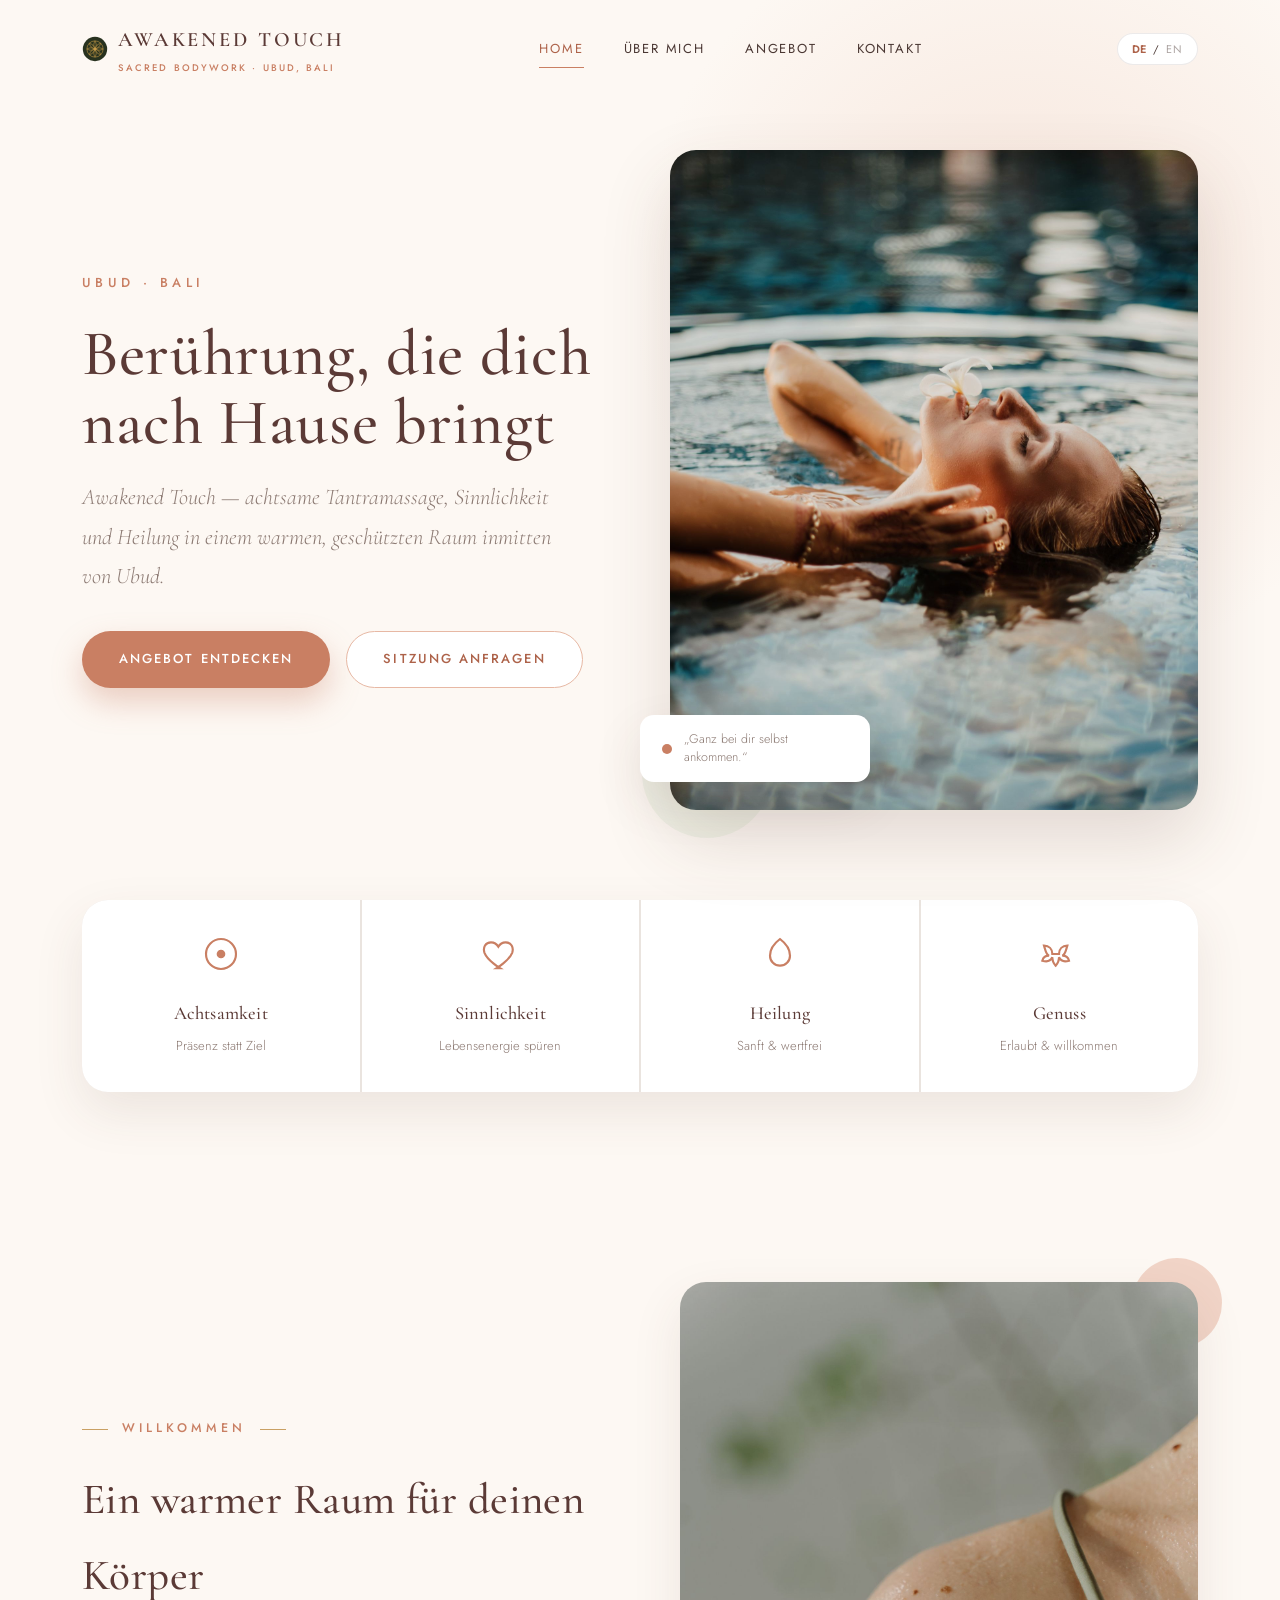
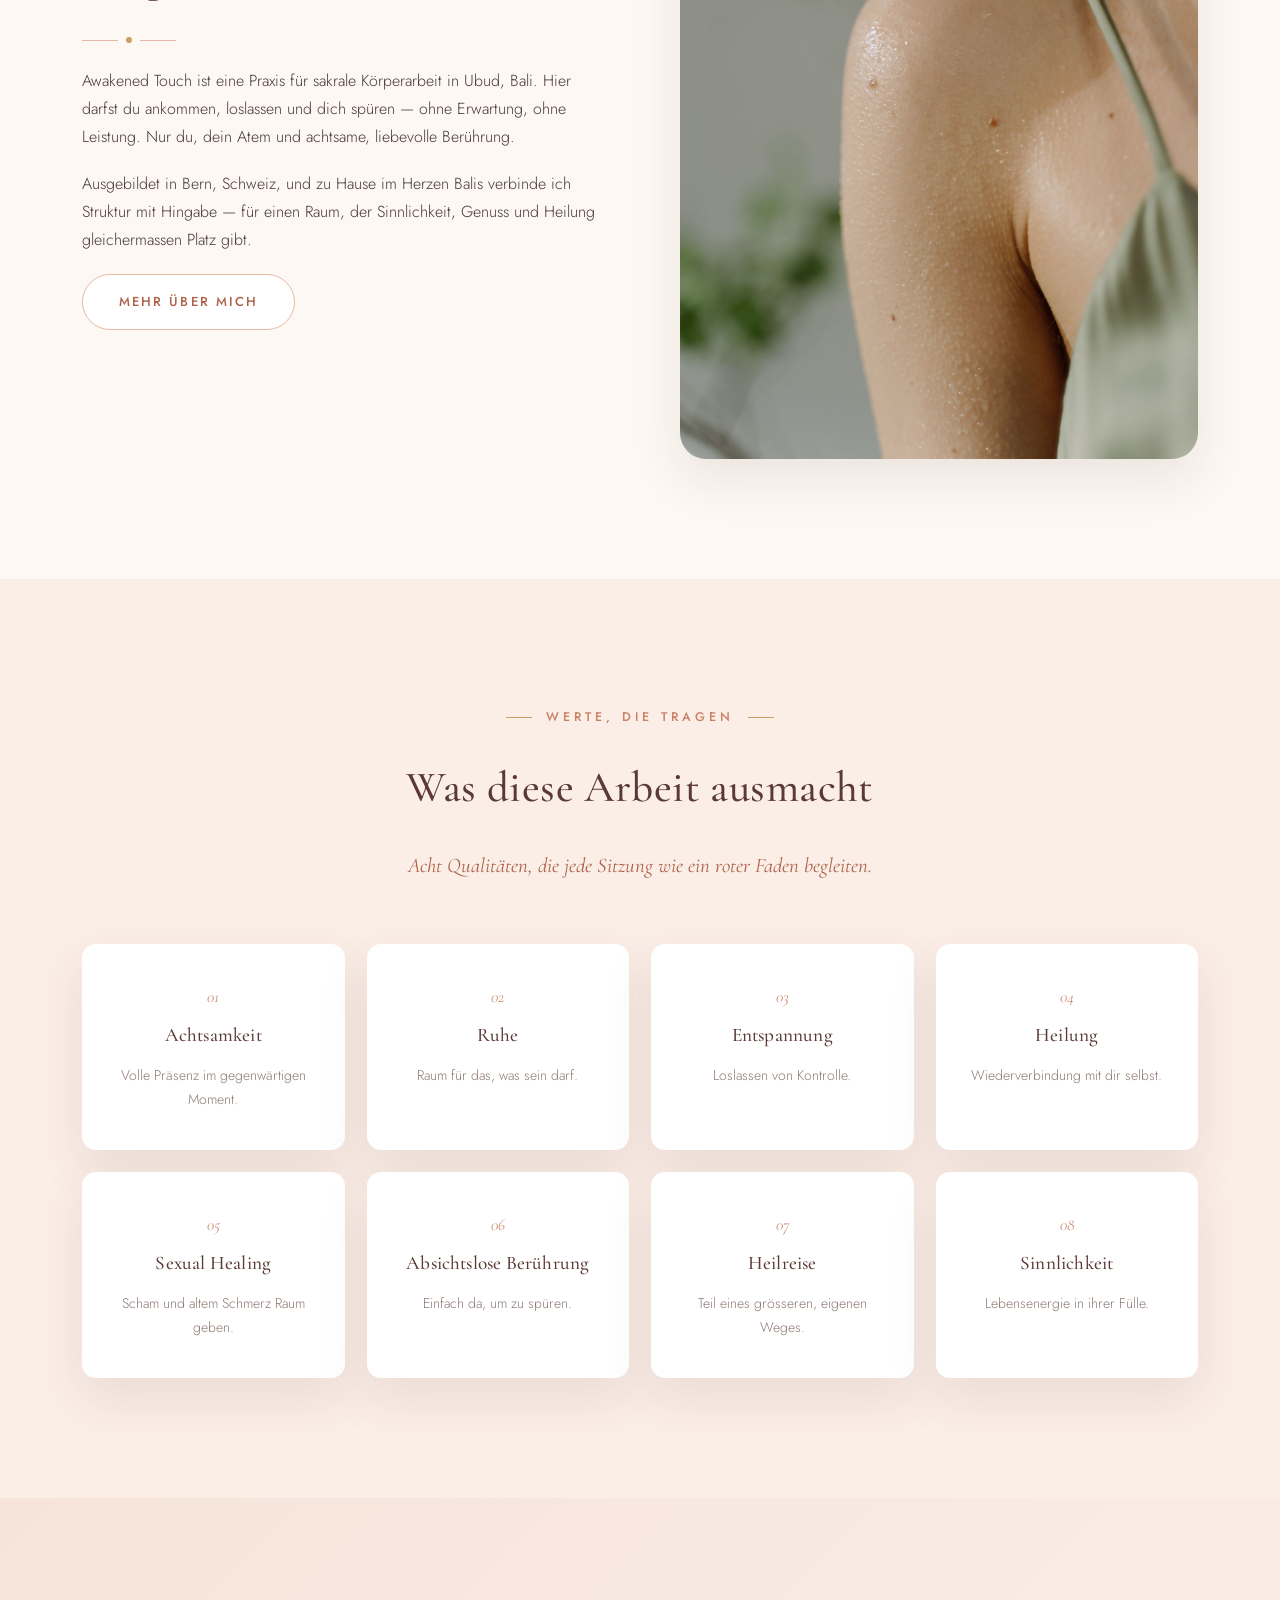
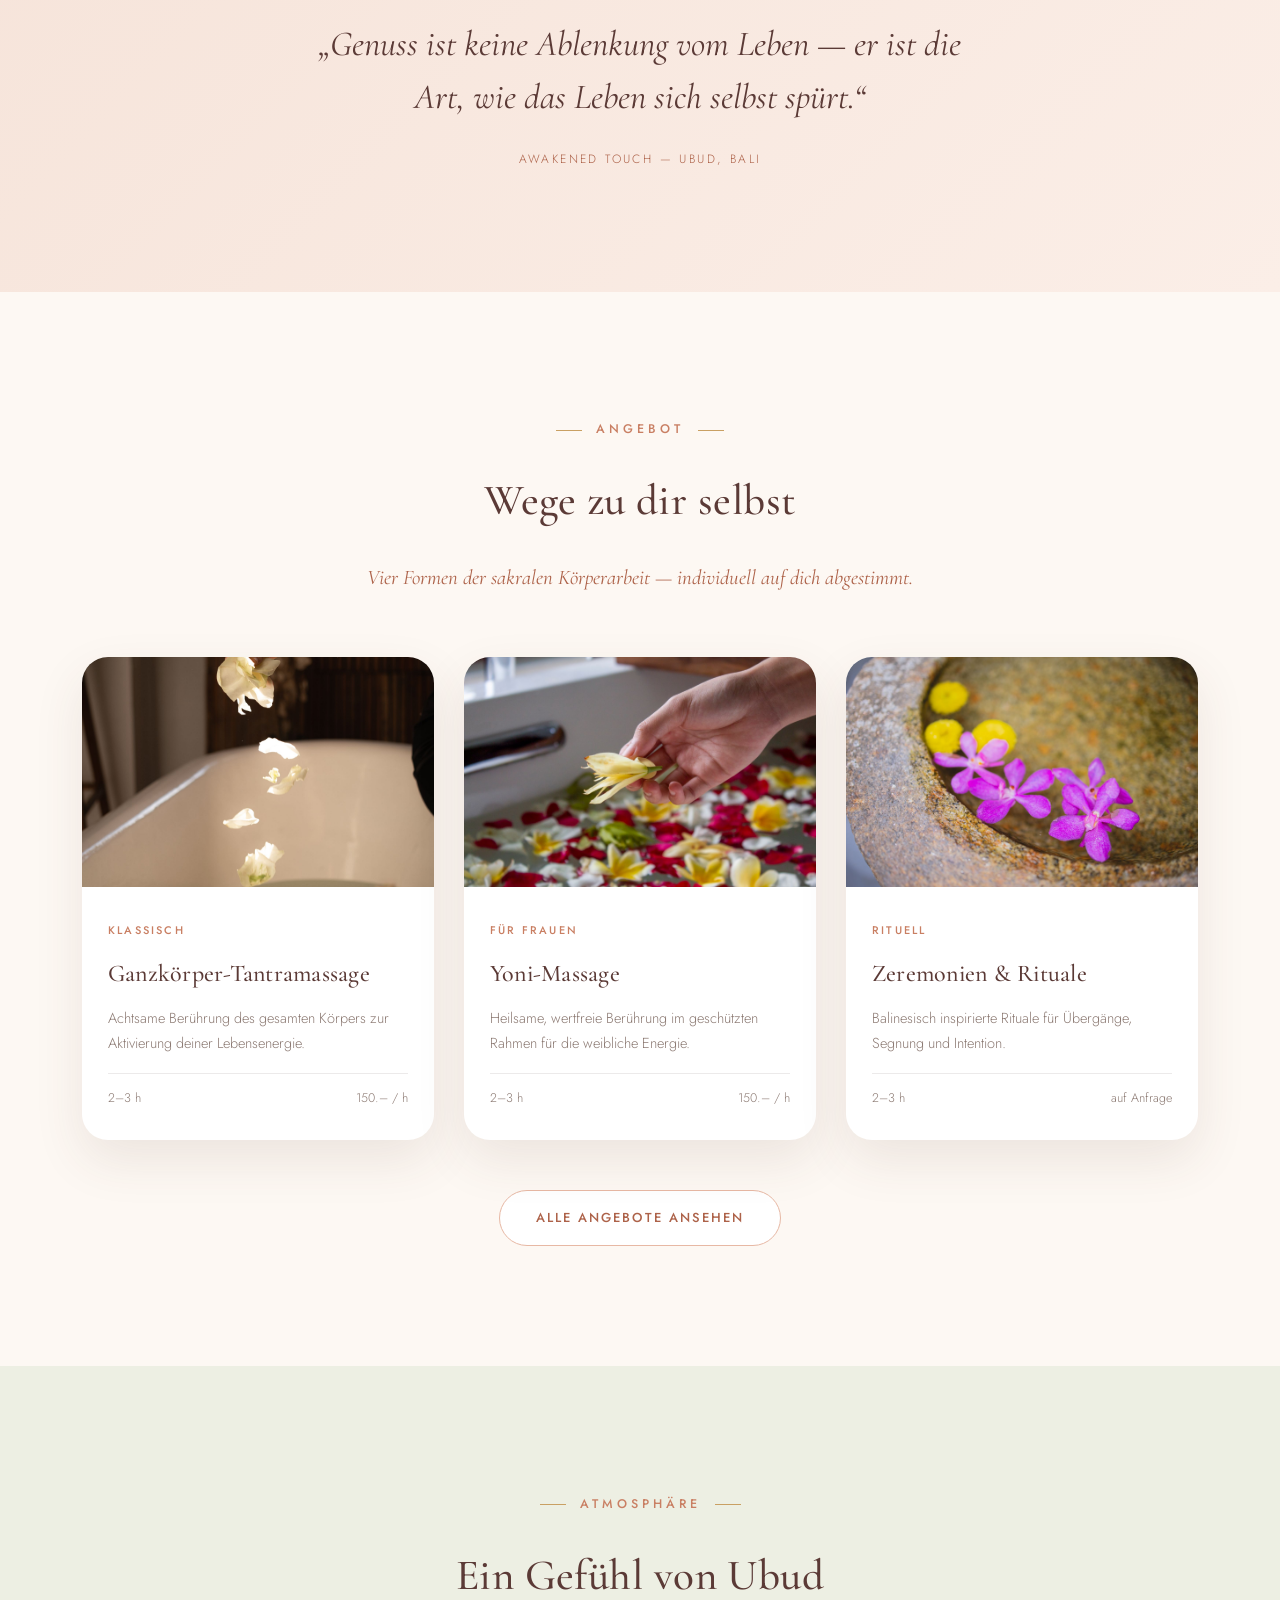
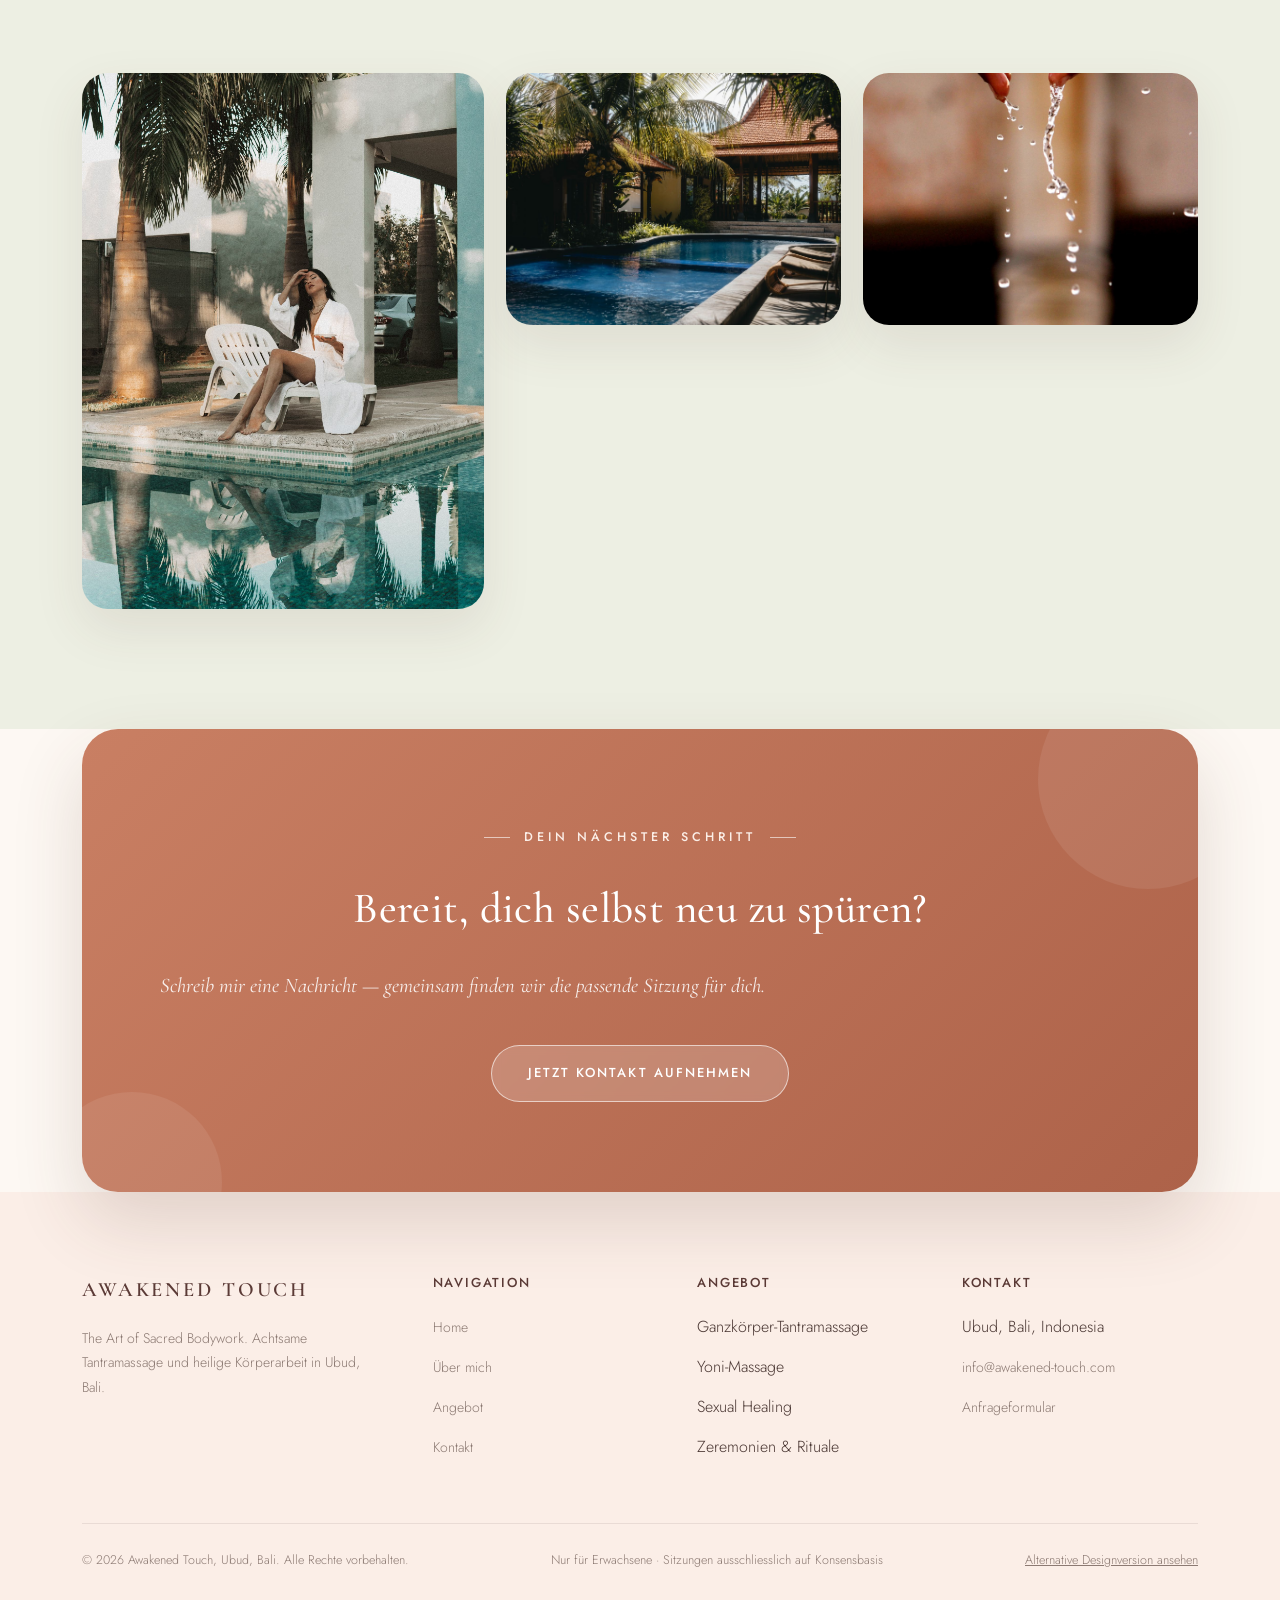
<file: index.html>
<!DOCTYPE html>
<html lang="de" data-lang="de">
<head>
<meta charset="UTF-8">
<meta name="viewport" content="width=device-width, initial-scale=1.0">
<title>Awakened Touch — Sacred Tantra Bodywork in Ubud, Bali (Konzept 2)</title>
<meta name="description" content="Awakened Touch — achtsame Tantramassage, Yoni-Massage, Sexual Healing und heilige Zeremonien in Ubud, Bali.">
<link rel="icon" type="image/svg+xml" href="favicon.svg">
<link rel="preconnect" href="https://fonts.googleapis.com">
<link rel="stylesheet" href="css/style.css">
</head>
<body>

<header class="site-header">
  <div class="header-inner">
    <a href="index.html" class="logo">
      <span class="logo-mark"><img src="favicon.svg" alt=""></span>
      <span>
        <span class="logo-text">AWAKENED TOUCH</span>
        <span class="logo-sub">Sacred Bodywork · Ubud, Bali</span>
      </span>
    </a>
    <nav class="main-nav" id="main-nav">
      <a href="index.html" class="nav-link active"><span class="i18n-de">Home</span><span class="i18n-en">Home</span></a>
      <a href="ueber-mich.html" class="nav-link"><span class="i18n-de">Über mich</span><span class="i18n-en">About</span></a>
      <a href="angebot.html" class="nav-link"><span class="i18n-de">Angebot</span><span class="i18n-en">Offerings</span></a>
      <a href="kontakt.html" class="nav-link nav-cta"><span class="i18n-de">Kontakt</span><span class="i18n-en">Contact</span></a>
    </nav>
    <div class="nav-actions">
      <button class="lang-toggle" aria-label="Language">
        <span class="lang-opt" data-lang="de">DE</span><span>/</span><span class="lang-opt" data-lang="en">EN</span>
      </button>
      <button class="nav-burger" id="nav-burger" aria-label="Menu"><span></span><span></span><span></span></button>
    </div>
  </div>
</header>

<!-- HERO -->
<section class="hero">
  <div class="container hero-grid">
    <div>
      <div class="hero-eyebrow">Ubud · Bali</div>
      <h1 class="i18n-de">Berührung, die dich nach Hause bringt</h1>
      <h1 class="i18n-en">Touch That Brings You Home</h1>
      <p class="hero-sub i18n-de">Awakened Touch — achtsame Tantramassage, Sinnlichkeit und Heilung in einem warmen, geschützten Raum inmitten von Ubud.</p>
      <p class="hero-sub i18n-en">Awakened Touch — mindful tantra massage, sensuality and healing in a warm, protected space in the heart of Ubud.</p>
      <div class="hero-actions">
        <a href="angebot.html" class="btn btn-primary"><span class="i18n-de">Angebot entdecken</span><span class="i18n-en">Discover the Offerings</span></a>
        <a href="kontakt.html" class="btn btn-outline"><span class="i18n-de">Sitzung anfragen</span><span class="i18n-en">Request a Session</span></a>
      </div>
    </div>
    <div class="hero-media reveal">
      <img src="images/woman-pool-flower.jpg" alt="Frau entspannt im Wasser mit einer Frangipani-Blüte" style="object-position:center 30%;">
      <div class="hero-badge">
        <span class="dot"></span>
        <span class="i18n-de">„Ganz bei dir selbst ankommen.“</span>
        <span class="i18n-en">“Arrive fully in yourself.”</span>
      </div>
    </div>
  </div>

  <div class="container">
    <div class="feature-strip reveal">
      <div class="feature-item">
        <svg class="fi-mark" viewBox="0 0 24 24" fill="none" stroke="currentColor" stroke-width="1.3"><circle cx="12" cy="12" r="9"/><circle cx="12" cy="12" r="2.6" fill="currentColor" stroke="none"/></svg>
        <h4 class="i18n-de">Achtsamkeit</h4><h4 class="i18n-en">Mindfulness</h4>
        <p class="i18n-de">Präsenz statt Ziel</p><p class="i18n-en">Presence over goal</p>
      </div>
      <div class="feature-item">
        <svg class="fi-mark" viewBox="0 0 24 24" fill="none" stroke="currentColor" stroke-width="1.3"><path d="M12 20.5s-7.5-4.6-9.3-9.2C1.6 8 3.3 5 6.6 5c2 0 3.6 1.2 4.4 2.6C11.8 6.2 13.4 5 15.4 5c3.3 0 5 3 3.9 6.3-1.8 4.6-9.3 9.2-9.3 9.2z"/></svg>
        <h4 class="i18n-de">Sinnlichkeit</h4><h4 class="i18n-en">Sensuality</h4>
        <p class="i18n-de">Lebensenergie spüren</p><p class="i18n-en">Feeling life energy</p>
      </div>
      <div class="feature-item">
        <svg class="fi-mark" viewBox="0 0 24 24" fill="none" stroke="currentColor" stroke-width="1.3"><path d="M12 3c4 3 6 6.5 6 10a6 6 0 01-12 0c0-3.5 2-7 6-10z"/></svg>
        <h4 class="i18n-de">Heilung</h4><h4 class="i18n-en">Healing</h4>
        <p class="i18n-de">Sanft & wertfrei</p><p class="i18n-en">Gentle & judgment-free</p>
      </div>
      <div class="feature-item">
        <svg class="fi-mark" viewBox="0 0 24 24" fill="none" stroke="currentColor" stroke-width="1.3"><path d="M12 12c0-3 2-5 5-5-1 3-1 5-3 6 2 0 3.5 1 4 3-3 1-5 0-6-2 0 3-2 5-2 5s-2-2-2-5c-1 2-3 3-6 2 .5-2 2-3 4-3-2-1-2-3-3-6 3 0 5 2 5 5z"/></svg>
        <h4 class="i18n-de">Genuss</h4><h4 class="i18n-en">Pleasure</h4>
        <p class="i18n-de">Erlaubt & willkommen</p><p class="i18n-en">Allowed & welcome</p>
      </div>
    </div>
  </div>
</section>

<!-- INTRO SPLIT -->
<section class="section">
  <div class="container">
    <div class="split reveal">
      <div class="split-text">
        <div class="eyebrow"><span class="i18n-de">Willkommen</span><span class="i18n-en">Welcome</span></div>
        <h2 class="i18n-de">Ein warmer Raum für deinen Körper</h2>
        <h2 class="i18n-en">A Warm Space for Your Body</h2>
        <div class="divider-dot"><span></span></div>
        <p class="i18n-de">Awakened Touch ist eine Praxis für sakrale Körperarbeit in Ubud, Bali. Hier darfst du ankommen, loslassen und dich spüren — ohne Erwartung, ohne Leistung. Nur du, dein Atem und achtsame, liebevolle Berührung.</p>
        <p class="i18n-en">Awakened Touch is a practice for sacred bodywork in Ubud, Bali. Here you're invited to arrive, let go and feel yourself — without expectation, without performance. Just you, your breath and mindful, loving touch.</p>
        <p class="i18n-de">Ausgebildet in Bern, Schweiz, und zu Hause im Herzen Balis verbinde ich Struktur mit Hingabe — für einen Raum, der Sinnlichkeit, Genuss und Heilung gleichermassen Platz gibt.</p>
        <p class="i18n-en">Trained in Bern, Switzerland, and at home in the heart of Bali, I combine structure with devotion — for a space that welcomes sensuality, pleasure and healing in equal measure.</p>
        <a href="ueber-mich.html" class="btn btn-outline"><span class="i18n-de">Mehr über mich</span><span class="i18n-en">More About Me</span></a>
      </div>
      <div class="split-media">
        <div class="accent-circle"></div>
        <img src="images/shoulder-glow.jpg" alt="Sanft beleuchtete Schulter, Symbol für achtsame Berührung">
      </div>
    </div>
  </div>
</section>

<!-- VALUES -->
<section class="section section-blush">
  <div class="container center reveal">
    <div class="eyebrow"><span class="i18n-de">Werte, die tragen</span><span class="i18n-en">Values That Carry Us</span></div>
    <h2 class="i18n-de">Was diese Arbeit ausmacht</h2>
    <h2 class="i18n-en">What This Work Is Built On</h2>
    <p class="lede i18n-de">Acht Qualitäten, die jede Sitzung wie ein roter Faden begleiten.</p>
    <p class="lede i18n-en">Eight qualities that weave through every session.</p>
  </div>
  <div class="container">
    <div class="values-grid reveal">
      <div class="value-card"><div class="num">01</div><h3 class="i18n-de">Achtsamkeit</h3><h3 class="i18n-en">Mindfulness</h3><p class="i18n-de">Volle Präsenz im gegenwärtigen Moment.</p><p class="i18n-en">Full presence in the here and now.</p></div>
      <div class="value-card"><div class="num">02</div><h3 class="i18n-de">Ruhe</h3><h3 class="i18n-en">Stillness</h3><p class="i18n-de">Raum für das, was sein darf.</p><p class="i18n-en">Space for what wants to be.</p></div>
      <div class="value-card"><div class="num">03</div><h3 class="i18n-de">Entspannung</h3><h3 class="i18n-en">Relaxation</h3><p class="i18n-de">Loslassen von Kontrolle.</p><p class="i18n-en">Letting go of control.</p></div>
      <div class="value-card"><div class="num">04</div><h3 class="i18n-de">Heilung</h3><h3 class="i18n-en">Healing</h3><p class="i18n-de">Wiederverbindung mit dir selbst.</p><p class="i18n-en">Reconnection with yourself.</p></div>
      <div class="value-card"><div class="num">05</div><h3 class="i18n-de">Sexual Healing</h3><h3 class="i18n-en">Sexual Healing</h3><p class="i18n-de">Scham und altem Schmerz Raum geben.</p><p class="i18n-en">Making space for shame & old pain.</p></div>
      <div class="value-card"><div class="num">06</div><h3 class="i18n-de">Absichtslose Berührung</h3><h3 class="i18n-en">Touch Without Intention</h3><p class="i18n-de">Einfach da, um zu spüren.</p><p class="i18n-en">Simply present to feel.</p></div>
      <div class="value-card"><div class="num">07</div><h3 class="i18n-de">Heilreise</h3><h3 class="i18n-en">Healing Journey</h3><p class="i18n-de">Teil eines grösseren, eigenen Weges.</p><p class="i18n-en">Part of a larger, personal path.</p></div>
      <div class="value-card"><div class="num">08</div><h3 class="i18n-de">Sinnlichkeit</h3><h3 class="i18n-en">Sensuality</h3><p class="i18n-de">Lebensenergie in ihrer Fülle.</p><p class="i18n-en">Life energy in its fullness.</p></div>
    </div>
  </div>
</section>

<!-- QUOTE -->
<section class="quote-band reveal">
  <div class="quote-band-inner">
    <blockquote class="i18n-de">„Genuss ist keine Ablenkung vom Leben — er ist die Art, wie das Leben sich selbst spürt.“</blockquote>
    <blockquote class="i18n-en">“Pleasure is not a distraction from life — it is how life feels itself.”</blockquote>
    <cite>Awakened Touch — Ubud, Bali</cite>
  </div>
</section>

<!-- OFFERINGS -->
<section class="section" id="angebot">
  <div class="container center reveal">
    <div class="eyebrow"><span class="i18n-de">Angebot</span><span class="i18n-en">Offerings</span></div>
    <h2 class="i18n-de">Wege zu dir selbst</h2>
    <h2 class="i18n-en">Paths Back to Yourself</h2>
    <p class="lede i18n-de">Vier Formen der sakralen Körperarbeit — individuell auf dich abgestimmt.</p>
    <p class="lede i18n-en">Four forms of sacred bodywork — individually tailored to you.</p>
  </div>
  <div class="container">
    <div class="offer-grid reveal">
      <div class="offer-card">
        <div class="offer-img"><img src="images/hand-petals-bath.jpg" alt="Blütenblätter fallen in ein Bad — Ganzkörper-Tantramassage"></div>
        <div class="offer-body">
          <span class="tag i18n-de">Klassisch</span><span class="tag i18n-en">Classic</span>
          <h3 class="i18n-de">Ganzkörper-Tantramassage</h3><h3 class="i18n-en">Full-Body Tantra Massage</h3>
          <p class="i18n-de">Achtsame Berührung des gesamten Körpers zur Aktivierung deiner Lebensenergie.</p>
          <p class="i18n-en">Mindful touch of the whole body to awaken your life energy.</p>
          <div class="offer-meta"><span>2–3 h</span><span>150.– / h</span></div>
        </div>
      </div>
      <div class="offer-card">
        <div class="offer-img"><img src="images/flower-petals-hand.jpg" alt="Yoni-Massage — heilige weibliche Berührung"></div>
        <div class="offer-body">
          <span class="tag i18n-de">Für Frauen</span><span class="tag i18n-en">For Women</span>
          <h3>Yoni-Massage</h3>
          <p class="i18n-de">Heilsame, wertfreie Berührung im geschützten Rahmen für die weibliche Energie.</p>
          <p class="i18n-en">Healing, judgment-free touch in a protected space for feminine energy.</p>
          <div class="offer-meta"><span>2–3 h</span><span>150.– / h</span></div>
        </div>
      </div>
      <div class="offer-card">
        <div class="offer-img"><img src="images/orchid-stone-bowl.jpg" alt="Balinesische Zeremonie mit Orchideen"></div>
        <div class="offer-body">
          <span class="tag i18n-de">Rituell</span><span class="tag i18n-en">Ritual</span>
          <h3 class="i18n-de">Zeremonien & Rituale</h3><h3 class="i18n-en">Ceremonies & Rituals</h3>
          <p class="i18n-de">Balinesisch inspirierte Rituale für Übergänge, Segnung und Intention.</p>
          <p class="i18n-en">Balinese-inspired rituals for transitions, blessing and intention.</p>
          <div class="offer-meta"><span>2–3 h</span><span class="i18n-de">auf Anfrage</span><span class="i18n-en">on request</span></div>
        </div>
      </div>
    </div>
    <div class="center" style="margin-top:50px;">
      <a href="angebot.html" class="btn btn-outline"><span class="i18n-de">Alle Angebote ansehen</span><span class="i18n-en">View All Offerings</span></a>
    </div>
  </div>
</section>

<!-- GALLERY -->
<section class="section section-sage">
  <div class="container center reveal">
    <div class="eyebrow"><span class="i18n-de">Atmosphäre</span><span class="i18n-en">Atmosphere</span></div>
    <h2 class="i18n-de">Ein Gefühl von Ubud</h2>
    <h2 class="i18n-en">A Feeling of Ubud</h2>
  </div>
  <div class="container">
    <div class="gallery-strip reveal">
      <img class="g-tall" src="images/woman-robe-poolside.jpg" alt="Frau im weissen Bademantel am Pool">
      <img class="g-wide" src="images/villa-pool-golden.jpg" alt="Tropischer Villa-Pool im goldenen Licht">
      <img class="g-wide" src="images/hands-water-ritual.jpg" alt="Hände mit Wassertropfen, rituelle Berührung">
    </div>
  </div>
</section>

<!-- CTA -->
<section class="cta-band section-tight">
  <div class="cta-inner">
    <div class="cta-card reveal">
      <div class="eyebrow"><span class="i18n-de">Dein nächster Schritt</span><span class="i18n-en">Your Next Step</span></div>
      <h2 class="i18n-de">Bereit, dich selbst neu zu spüren?</h2>
      <h2 class="i18n-en">Ready to Feel Yourself Anew?</h2>
      <p class="lede i18n-de">Schreib mir eine Nachricht — gemeinsam finden wir die passende Sitzung für dich.</p>
      <p class="lede i18n-en">Send me a message — together we will find the right session for you.</p>
      <a href="kontakt.html" class="btn btn-outline-light" style="margin-top:16px;"><span class="i18n-de">Jetzt Kontakt aufnehmen</span><span class="i18n-en">Get in Touch</span></a>
    </div>
  </div>
</section>

<footer class="site-footer">
  <div class="container">
    <div class="footer-top">
      <div class="footer-brand">
        <span class="logo-text">AWAKENED TOUCH</span>
        <p class="i18n-de">The Art of Sacred Bodywork. Achtsame Tantramassage und heilige Körperarbeit in Ubud, Bali.</p>
        <p class="i18n-en">The Art of Sacred Bodywork. Mindful tantra massage and sacred bodywork in Ubud, Bali.</p>
      </div>
      <div class="footer-col">
        <h4 class="i18n-de">Navigation</h4><h4 class="i18n-en">Navigation</h4>
        <ul>
          <li><a href="index.html">Home</a></li>
          <li><a href="ueber-mich.html"><span class="i18n-de">Über mich</span><span class="i18n-en">About</span></a></li>
          <li><a href="angebot.html"><span class="i18n-de">Angebot</span><span class="i18n-en">Offerings</span></a></li>
          <li><a href="kontakt.html"><span class="i18n-de">Kontakt</span><span class="i18n-en">Contact</span></a></li>
        </ul>
      </div>
      <div class="footer-col">
        <h4 class="i18n-de">Angebot</h4><h4 class="i18n-en">Offerings</h4>
        <ul>
          <li class="i18n-de">Ganzkörper-Tantramassage</li><li class="i18n-en">Full-Body Tantra Massage</li>
          <li>Yoni-Massage</li>
          <li class="i18n-de">Sexual Healing</li><li class="i18n-en">Sexual Healing</li>
          <li class="i18n-de">Zeremonien & Rituale</li><li class="i18n-en">Ceremonies & Rituals</li>
        </ul>
      </div>
      <div class="footer-col">
        <h4 class="i18n-de">Kontakt</h4><h4 class="i18n-en">Contact</h4>
        <ul>
          <li>Ubud, Bali, Indonesia</li>
          <li><a href="mailto:info@awakened-touch.com">info@awakened-touch.com</a></li>
          <li><a href="kontakt.html"><span class="i18n-de">Anfrageformular</span><span class="i18n-en">Inquiry Form</span></a></li>
        </ul>
      </div>
    </div>
    <div class="footer-bottom">
      <span>&copy; 2026 Awakened Touch, Ubud, Bali.<span class="i18n-de"> Alle Rechte vorbehalten.</span><span class="i18n-en"> All rights reserved.</span></span>
      <span class="i18n-de">Nur für Erwachsene · Sitzungen ausschliesslich auf Konsensbasis</span>
      <span class="i18n-en">For adults only · Sessions strictly consent-based</span>
      <a href="v1/index.html" style="text-decoration:underline;"><span class="i18n-de">Alternative Designversion ansehen</span><span class="i18n-en">View alternative design version</span></a>
    </div>
  </div>
</footer>

<script src="js/script.js"></script>
</body>
</html>
</file>
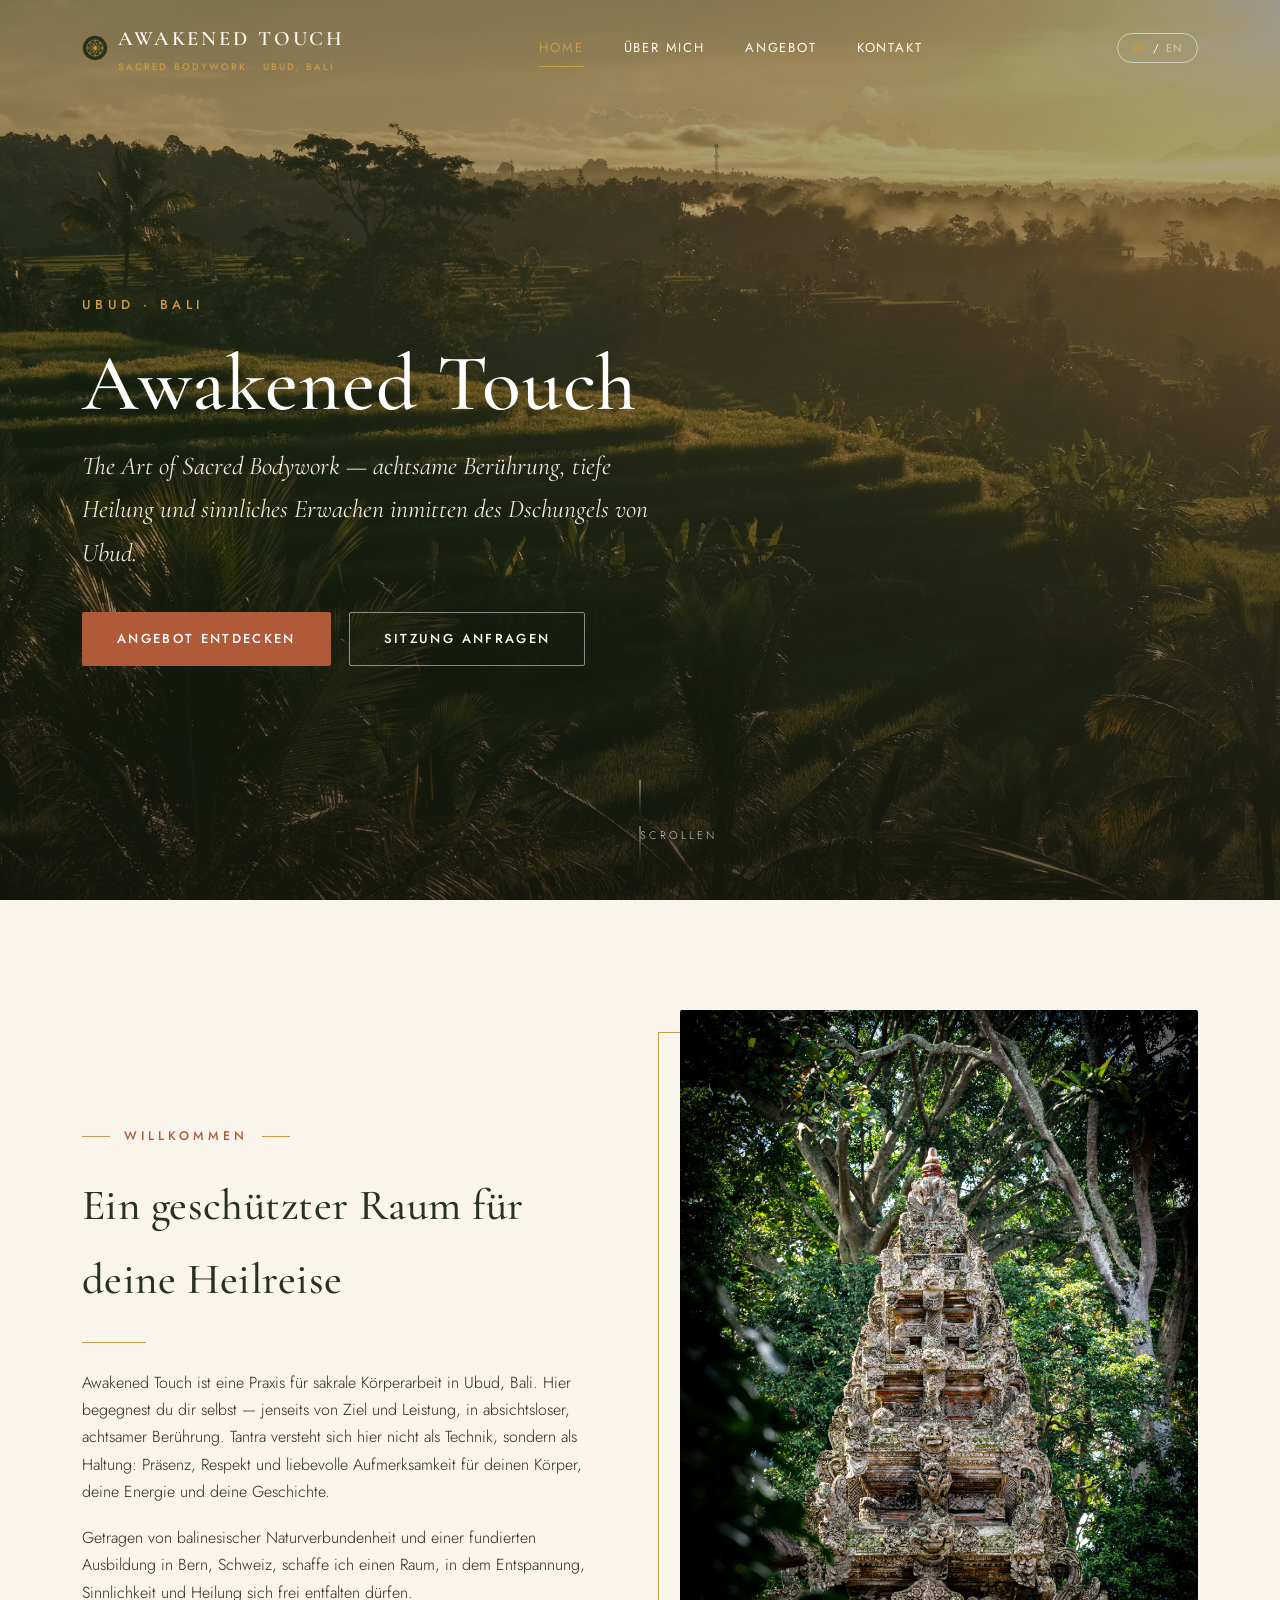
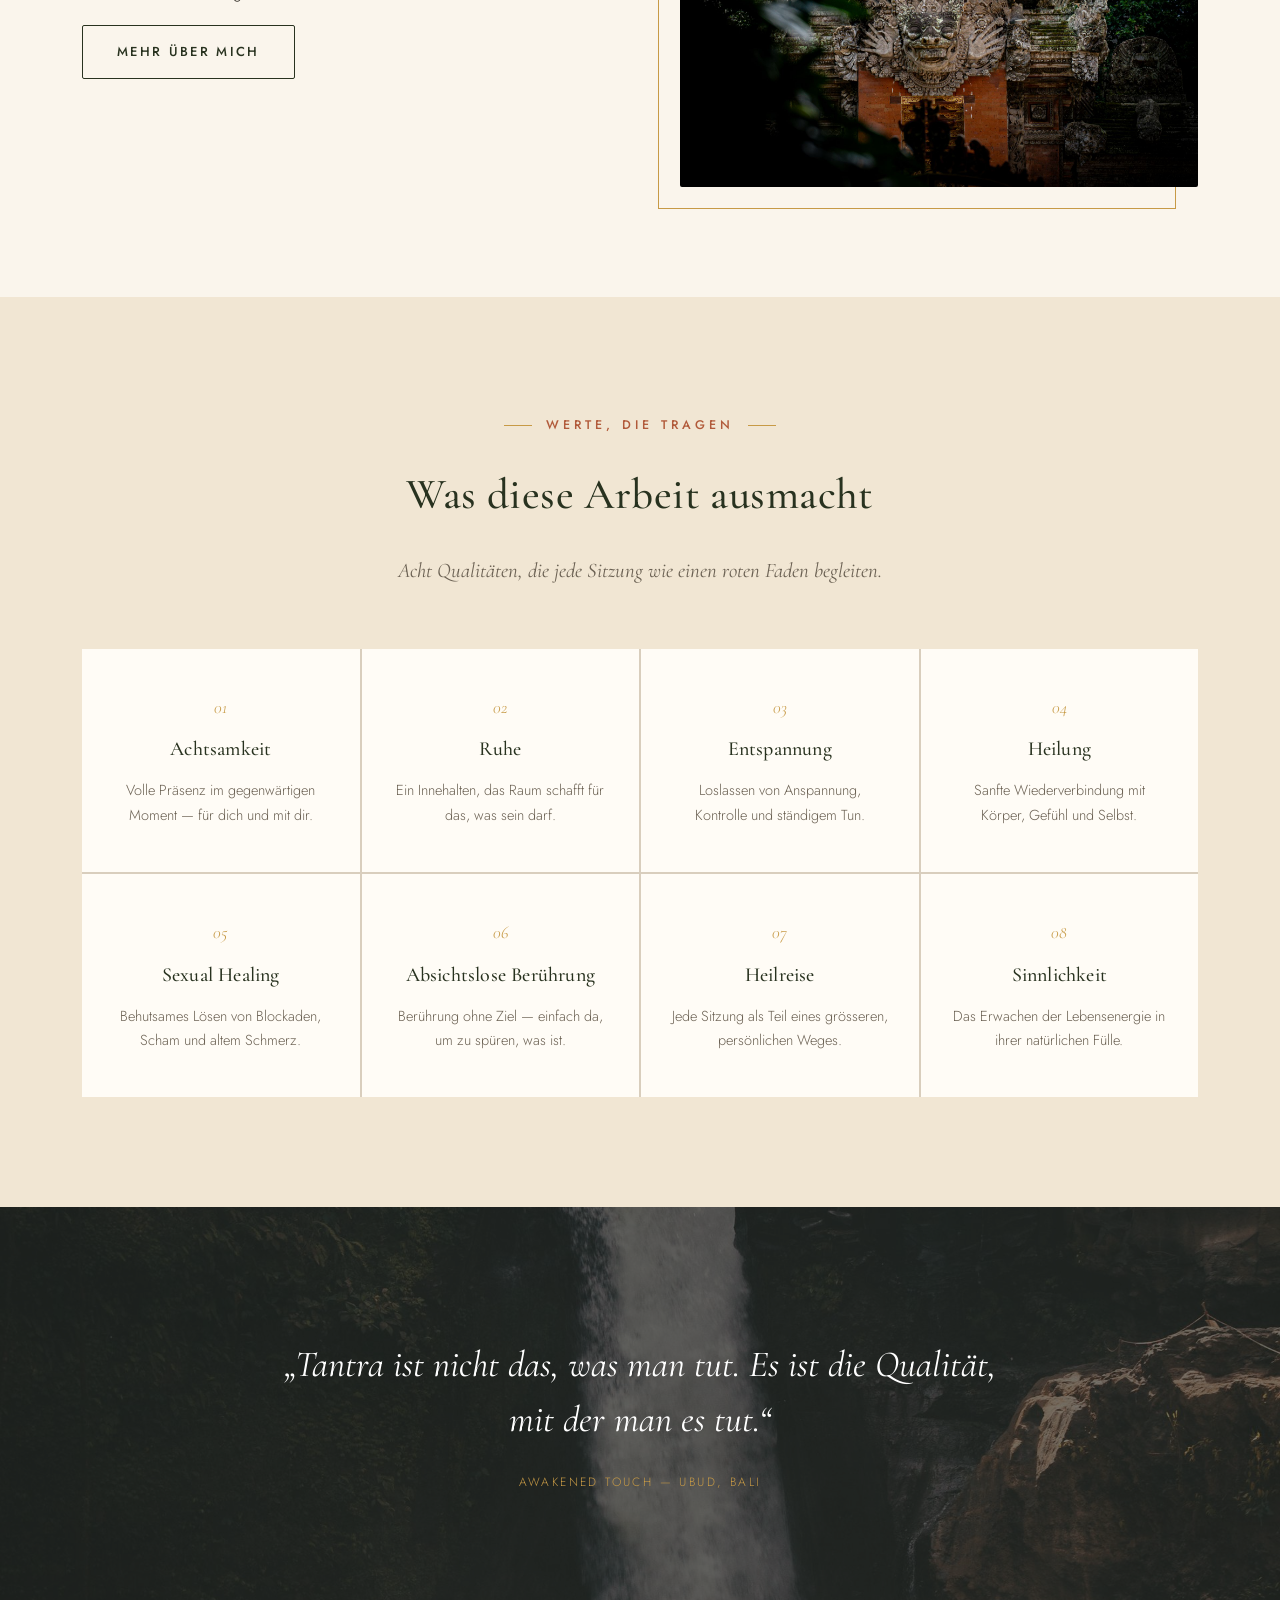
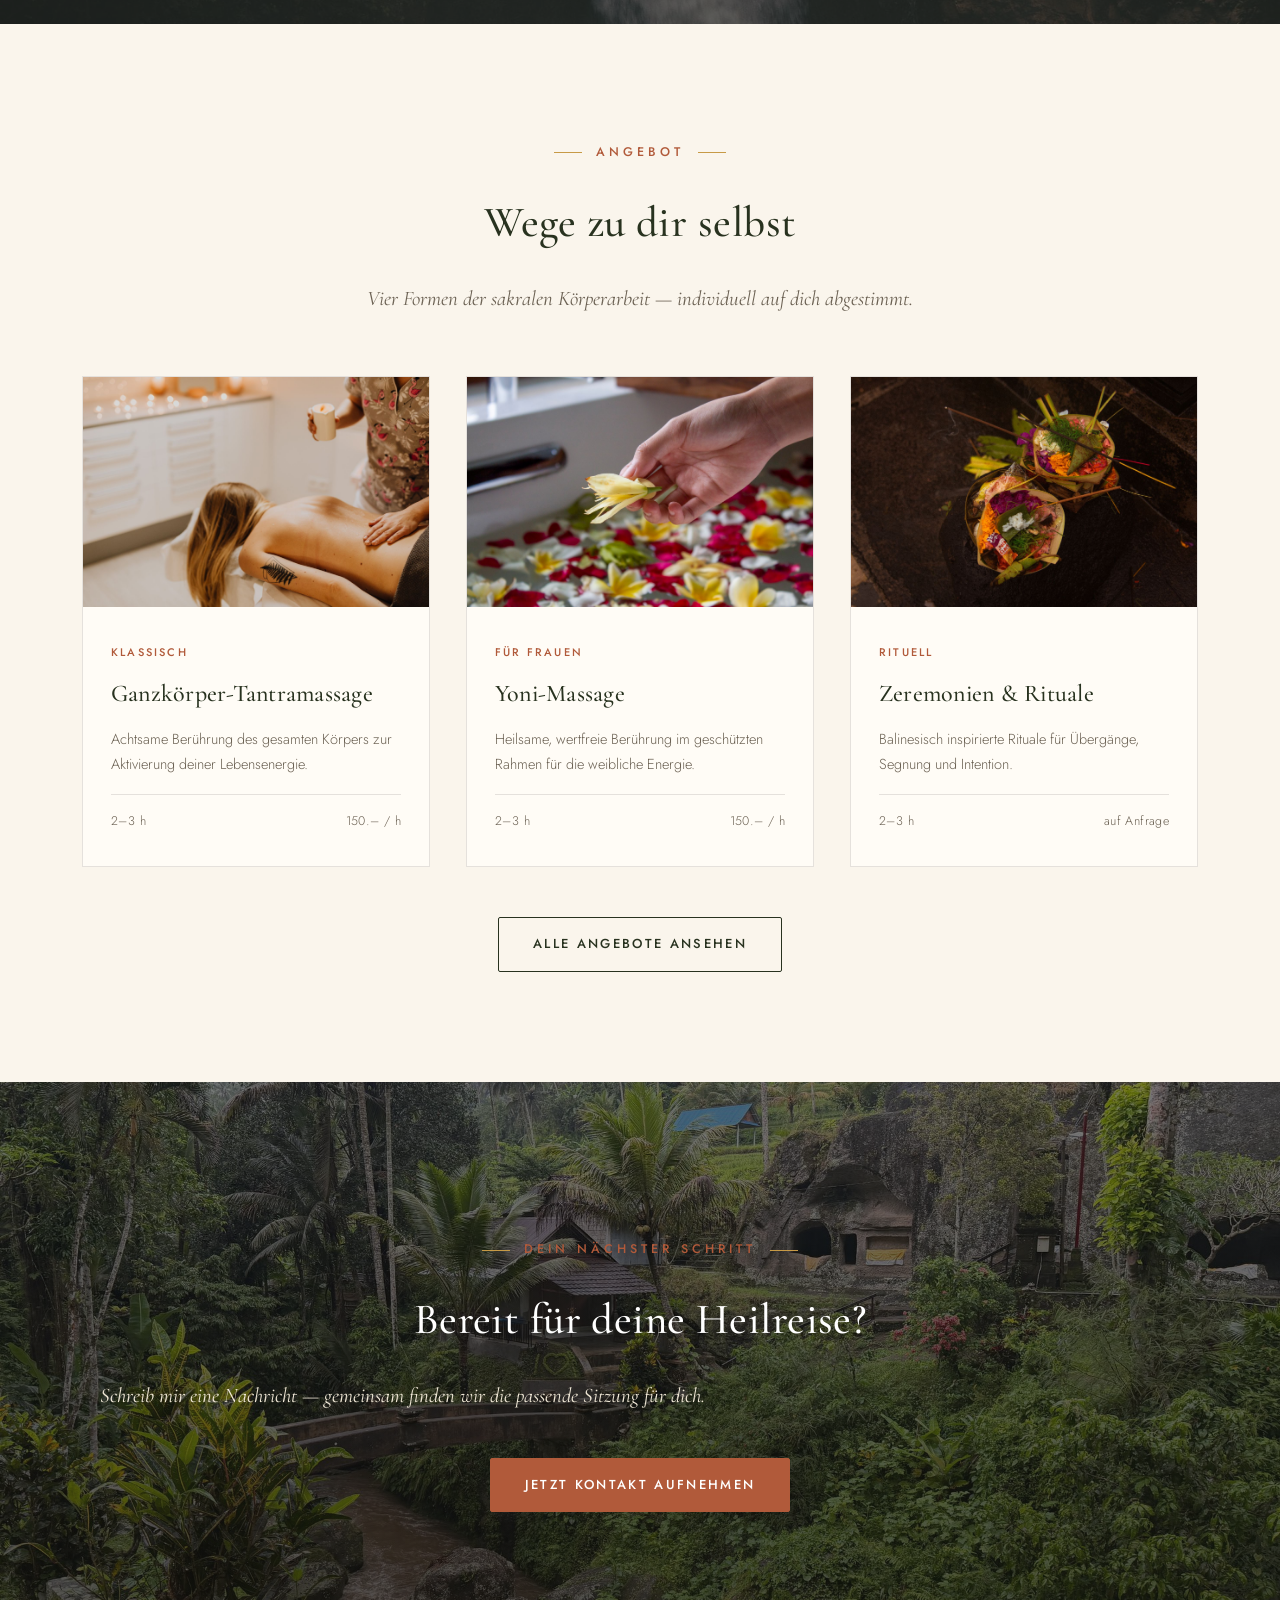
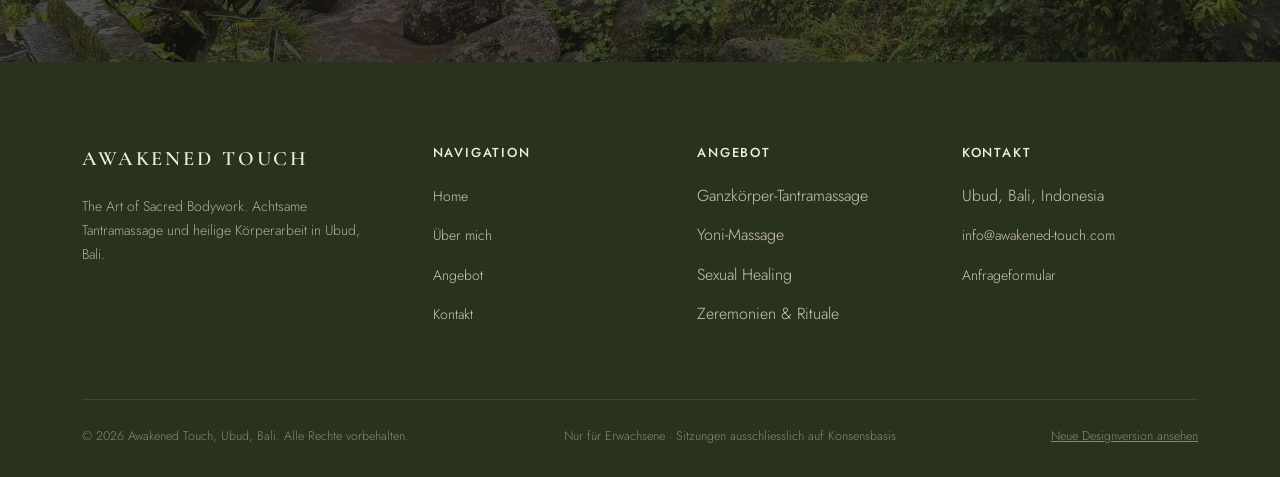
<file: v1/index.html>
<!DOCTYPE html>
<html lang="de" data-lang="de">
<head>
<meta charset="UTF-8">
<meta name="viewport" content="width=device-width, initial-scale=1.0">
<title>Awakened Touch — Sacred Tantra Bodywork in Ubud, Bali</title>
<meta name="description" content="Awakened Touch — achtsame Tantramassage, Yoni-Massage, Sexual Healing und heilige Zeremonien in Ubud, Bali. The Art of Sacred Bodywork.">
<link rel="icon" type="image/svg+xml" href="favicon.svg">
<link rel="preconnect" href="https://fonts.googleapis.com">
<link rel="stylesheet" href="css/style.css">
</head>
<body>

<header class="site-header">
  <div class="header-inner">
    <a href="index.html" class="logo">
      <span class="logo-mark"><img src="favicon.svg" alt=""></span>
      <span>
        <span class="logo-text">AWAKENED TOUCH</span>
        <span class="logo-sub">Sacred Bodywork · Ubud, Bali</span>
      </span>
    </a>
    <nav class="main-nav" id="main-nav">
      <a href="index.html" class="nav-link active"><span class="i18n-de">Home</span><span class="i18n-en">Home</span></a>
      <a href="ueber-mich.html" class="nav-link"><span class="i18n-de">Über mich</span><span class="i18n-en">About</span></a>
      <a href="angebot.html" class="nav-link"><span class="i18n-de">Angebot</span><span class="i18n-en">Offerings</span></a>
      <a href="kontakt.html" class="nav-link nav-cta"><span class="i18n-de">Kontakt</span><span class="i18n-en">Contact</span></a>
    </nav>
    <div class="nav-actions">
      <button class="lang-toggle" aria-label="Language">
        <span class="lang-opt" data-lang="de">DE</span><span>/</span><span class="lang-opt" data-lang="en">EN</span>
      </button>
      <button class="nav-burger" id="nav-burger" aria-label="Menu"><span></span><span></span><span></span></button>
    </div>
  </div>
</header>

<!-- HERO -->
<section class="hero">
  <div class="hero-bg" style="background-image:url('images/hero-rice-terrace.jpg');"></div>
  <div class="hero-inner">
    <div class="hero-eyebrow">Ubud · Bali</div>
    <h1>Awakened Touch</h1>
    <p class="hero-sub i18n-de">The Art of Sacred Bodywork — achtsame Berührung, tiefe Heilung und sinnliches Erwachen inmitten des Dschungels von Ubud.</p>
    <p class="hero-sub i18n-en">The Art of Sacred Bodywork — mindful touch, deep healing and sensual awakening amid the jungle of Ubud.</p>
    <div class="hero-actions">
      <a href="angebot.html" class="btn btn-primary"><span class="i18n-de">Angebot entdecken</span><span class="i18n-en">Discover the Offerings</span></a>
      <a href="kontakt.html" class="btn btn-outline"><span class="i18n-de">Sitzung anfragen</span><span class="i18n-en">Request a Session</span></a>
    </div>
  </div>
  <div class="scroll-cue"><span></span><span class="i18n-de">Scrollen</span><span class="i18n-en">Scroll</span></div>
</section>

<!-- INTRO -->
<section class="section">
  <div class="container">
    <div class="split reveal">
      <div class="split-text">
        <div class="eyebrow"><span class="i18n-de">Willkommen</span><span class="i18n-en">Welcome</span></div>
        <h2 class="i18n-de">Ein geschützter Raum für deine Heilreise</h2>
        <h2 class="i18n-en">A Safe Space for Your Healing Journey</h2>
        <div class="divider"></div>
        <p class="i18n-de">Awakened Touch ist eine Praxis für sakrale Körperarbeit in Ubud, Bali. Hier begegnest du dir selbst — jenseits von Ziel und Leistung, in absichtsloser, achtsamer Berührung. Tantra versteht sich hier nicht als Technik, sondern als Haltung: Präsenz, Respekt und liebevolle Aufmerksamkeit für deinen Körper, deine Energie und deine Geschichte.</p>
        <p class="i18n-en">Awakened Touch is a practice for sacred bodywork in Ubud, Bali. Here you meet yourself — beyond goals or performance, through touch that is mindful and free of intention. Tantra, in this space, is not a technique but an attitude: presence, respect and loving attention to your body, your energy and your story.</p>
        <p class="i18n-de">Getragen von balinesischer Naturverbundenheit und einer fundierten Ausbildung in Bern, Schweiz, schaffe ich einen Raum, in dem Entspannung, Sinnlichkeit und Heilung sich frei entfalten dürfen.</p>
        <p class="i18n-en">Rooted in Balinese connection to nature and a thorough training in Bern, Switzerland, I create a space where relaxation, sensuality and healing are free to unfold.</p>
        <a href="ueber-mich.html" class="btn btn-outline-dark"><span class="i18n-de">Mehr über mich</span><span class="i18n-en">More About Me</span></a>
      </div>
      <div class="split-media">
        <img src="images/temple-hidden.jpg" alt="Verborgener Tempel im Dschungel von Ubud, Bali">
      </div>
    </div>
  </div>
</section>

<!-- VALUES -->
<section class="section section-alt">
  <div class="container center reveal">
    <div class="eyebrow"><span class="i18n-de">Werte, die tragen</span><span class="i18n-en">Values That Carry Us</span></div>
    <h2 class="i18n-de">Was diese Arbeit ausmacht</h2>
    <h2 class="i18n-en">What This Work Is Built On</h2>
    <p class="lede i18n-de">Acht Qualitäten, die jede Sitzung wie einen roten Faden begleiten.</p>
    <p class="lede i18n-en">Eight qualities that weave through every session like a common thread.</p>
  </div>
  <div class="container">
    <div class="values-grid reveal">
      <div class="value-card">
        <div class="num">01</div>
        <h3 class="i18n-de">Achtsamkeit</h3><h3 class="i18n-en">Mindfulness</h3>
        <p class="i18n-de">Volle Präsenz im gegenwärtigen Moment — für dich und mit dir.</p>
        <p class="i18n-en">Full presence in the here and now — for you and with you.</p>
      </div>
      <div class="value-card">
        <div class="num">02</div>
        <h3 class="i18n-de">Ruhe</h3><h3 class="i18n-en">Stillness</h3>
        <p class="i18n-de">Ein Innehalten, das Raum schafft für das, was sein darf.</p>
        <p class="i18n-en">A pause that creates space for what wants to be.</p>
      </div>
      <div class="value-card">
        <div class="num">03</div>
        <h3 class="i18n-de">Entspannung</h3><h3 class="i18n-en">Relaxation</h3>
        <p class="i18n-de">Loslassen von Anspannung, Kontrolle und ständigem Tun.</p>
        <p class="i18n-en">Letting go of tension, control and constant doing.</p>
      </div>
      <div class="value-card">
        <div class="num">04</div>
        <h3 class="i18n-de">Heilung</h3><h3 class="i18n-en">Healing</h3>
        <p class="i18n-de">Sanfte Wiederverbindung mit Körper, Gefühl und Selbst.</p>
        <p class="i18n-en">A gentle reconnection with body, feeling and self.</p>
      </div>
      <div class="value-card">
        <div class="num">05</div>
        <h3 class="i18n-de">Sexual Healing</h3><h3 class="i18n-en">Sexual Healing</h3>
        <p class="i18n-de">Behutsames Lösen von Blockaden, Scham und altem Schmerz.</p>
        <p class="i18n-en">Careful release of blockages, shame and old pain.</p>
      </div>
      <div class="value-card">
        <div class="num">06</div>
        <h3 class="i18n-de">Absichtslose Berührung</h3><h3 class="i18n-en">Touch Without Intention</h3>
        <p class="i18n-de">Berührung ohne Ziel — einfach da, um zu spüren, was ist.</p>
        <p class="i18n-en">Touch without a goal — simply present to feel what is.</p>
      </div>
      <div class="value-card">
        <div class="num">07</div>
        <h3 class="i18n-de">Heilreise</h3><h3 class="i18n-en">Healing Journey</h3>
        <p class="i18n-de">Jede Sitzung als Teil eines grösseren, persönlichen Weges.</p>
        <p class="i18n-en">Every session as part of a larger, personal path.</p>
      </div>
      <div class="value-card">
        <div class="num">08</div>
        <h3 class="i18n-de">Sinnlichkeit</h3><h3 class="i18n-en">Sensuality</h3>
        <p class="i18n-de">Das Erwachen der Lebensenergie in ihrer natürlichen Fülle.</p>
        <p class="i18n-en">The awakening of life energy in its natural fullness.</p>
      </div>
    </div>
  </div>
</section>

<!-- QUOTE BAND -->
<section class="quote-band reveal" style="background-image:url('images/waterfall-healing.jpg');">
  <div class="quote-band-inner">
    <blockquote class="i18n-de">„Tantra ist nicht das, was man tut. Es ist die Qualität, mit der man es tut.“</blockquote>
    <blockquote class="i18n-en">“Tantra is not what you do. It is the quality with which you do it.”</blockquote>
    <cite class="i18n-de">Awakened Touch — Ubud, Bali</cite>
    <cite class="i18n-en">Awakened Touch — Ubud, Bali</cite>
  </div>
</section>

<!-- OFFERINGS TEASER -->
<section class="section">
  <div class="container center reveal">
    <div class="eyebrow"><span class="i18n-de">Angebot</span><span class="i18n-en">Offerings</span></div>
    <h2 class="i18n-de">Wege zu dir selbst</h2>
    <h2 class="i18n-en">Paths Back to Yourself</h2>
    <p class="lede i18n-de">Vier Formen der sakralen Körperarbeit — individuell auf dich abgestimmt.</p>
    <p class="lede i18n-en">Four forms of sacred bodywork — individually tailored to you.</p>
  </div>
  <div class="container">
    <div class="offer-grid reveal">
      <div class="offer-card">
        <div class="offer-img"><img src="images/massage-candlelight.jpg" alt="Ganzkörper-Tantramassage bei Kerzenlicht"></div>
        <div class="offer-body">
          <span class="tag i18n-de">Klassisch</span><span class="tag i18n-en">Classic</span>
          <h3 class="i18n-de">Ganzkörper-Tantramassage</h3><h3 class="i18n-en">Full-Body Tantra Massage</h3>
          <p class="i18n-de">Achtsame Berührung des gesamten Körpers zur Aktivierung deiner Lebensenergie.</p>
          <p class="i18n-en">Mindful touch of the whole body to awaken your life energy.</p>
          <div class="offer-meta"><span>2–3 h</span><span>150.– / h</span></div>
        </div>
      </div>
      <div class="offer-card">
        <div class="offer-img"><img src="images/flower-petals-hand.jpg" alt="Yoni-Massage — heilige weibliche Berührung"></div>
        <div class="offer-body">
          <span class="tag i18n-de">Für Frauen</span><span class="tag i18n-en">For Women</span>
          <h3>Yoni-Massage</h3>
          <p class="i18n-de">Heilsame, wertfreie Berührung im geschützten Rahmen für die weibliche Energie.</p>
          <p class="i18n-en">Healing, judgment-free touch in a protected space for feminine energy.</p>
          <div class="offer-meta"><span>2–3 h</span><span>150.– / h</span></div>
        </div>
      </div>
      <div class="offer-card">
        <div class="offer-img"><img src="images/canang-offering.jpg" alt="Balinesische Zeremonie mit Blumenopfergaben"></div>
        <div class="offer-body">
          <span class="tag i18n-de">Rituell</span><span class="tag i18n-en">Ritual</span>
          <h3 class="i18n-de">Zeremonien & Rituale</h3><h3 class="i18n-en">Ceremonies & Rituals</h3>
          <p class="i18n-de">Balinesisch inspirierte Rituale für Übergänge, Segnung und Intention.</p>
          <p class="i18n-en">Balinese-inspired rituals for transitions, blessing and intention.</p>
          <div class="offer-meta"><span>2–3 h</span><span class="i18n-de">auf Anfrage</span><span class="i18n-en">on request</span></div>
        </div>
      </div>
    </div>
    <div class="center" style="margin-top:50px;">
      <a href="angebot.html" class="btn btn-outline-dark"><span class="i18n-de">Alle Angebote ansehen</span><span class="i18n-en">View All Offerings</span></a>
    </div>
  </div>
</section>

<!-- CTA -->
<section class="cta-band" style="background-image:url('images/jungle-stream-bridge.jpg');">
  <div class="container cta-band-inner reveal">
    <div class="eyebrow"><span class="i18n-de">Dein nächster Schritt</span><span class="i18n-en">Your Next Step</span></div>
    <h2 class="i18n-de">Bereit für deine Heilreise?</h2>
    <h2 class="i18n-en">Ready for Your Healing Journey?</h2>
    <p class="lede i18n-de">Schreib mir eine Nachricht — gemeinsam finden wir die passende Sitzung für dich.</p>
    <p class="lede i18n-en">Send me a message — together we will find the right session for you.</p>
    <a href="kontakt.html" class="btn btn-primary" style="margin-top:20px;"><span class="i18n-de">Jetzt Kontakt aufnehmen</span><span class="i18n-en">Get in Touch</span></a>
  </div>
</section>

<footer class="site-footer">
  <div class="container">
    <div class="footer-top">
      <div class="footer-brand">
        <span class="logo-text">AWAKENED TOUCH</span>
        <p class="i18n-de">The Art of Sacred Bodywork. Achtsame Tantramassage und heilige Körperarbeit in Ubud, Bali.</p>
        <p class="i18n-en">The Art of Sacred Bodywork. Mindful tantra massage and sacred bodywork in Ubud, Bali.</p>
      </div>
      <div class="footer-col">
        <h4 class="i18n-de">Navigation</h4><h4 class="i18n-en">Navigation</h4>
        <ul>
          <li><a href="index.html">Home</a></li>
          <li><a href="ueber-mich.html"><span class="i18n-de">Über mich</span><span class="i18n-en">About</span></a></li>
          <li><a href="angebot.html"><span class="i18n-de">Angebot</span><span class="i18n-en">Offerings</span></a></li>
          <li><a href="kontakt.html"><span class="i18n-de">Kontakt</span><span class="i18n-en">Contact</span></a></li>
        </ul>
      </div>
      <div class="footer-col">
        <h4 class="i18n-de">Angebot</h4><h4 class="i18n-en">Offerings</h4>
        <ul>
          <li class="i18n-de">Ganzkörper-Tantramassage</li><li class="i18n-en">Full-Body Tantra Massage</li>
          <li>Yoni-Massage</li>
          <li class="i18n-de">Sexual Healing</li><li class="i18n-en">Sexual Healing</li>
          <li class="i18n-de">Zeremonien & Rituale</li><li class="i18n-en">Ceremonies & Rituals</li>
        </ul>
      </div>
      <div class="footer-col">
        <h4 class="i18n-de">Kontakt</h4><h4 class="i18n-en">Contact</h4>
        <ul>
          <li>Ubud, Bali, Indonesia</li>
          <li><a href="mailto:info@awakened-touch.com">info@awakened-touch.com</a></li>
          <li><a href="kontakt.html"><span class="i18n-de">Anfrageformular</span><span class="i18n-en">Inquiry Form</span></a></li>
        </ul>
      </div>
    </div>
    <div class="footer-bottom">
      <span>&copy; 2026 Awakened Touch, Ubud, Bali.<span class="i18n-de"> Alle Rechte vorbehalten.</span><span class="i18n-en"> All rights reserved.</span></span>
      <span class="i18n-de">Nur für Erwachsene · Sitzungen ausschliesslich auf Konsensbasis</span>
      <span class="i18n-en">For adults only · Sessions strictly consent-based</span>
      <a href="../index.html" style="text-decoration:underline;"><span class="i18n-de">Neue Designversion ansehen</span><span class="i18n-en">View new design version</span></a>
    </div>
  </div>
</footer>

<script src="js/script.js"></script>
</body>
</html>
</file>
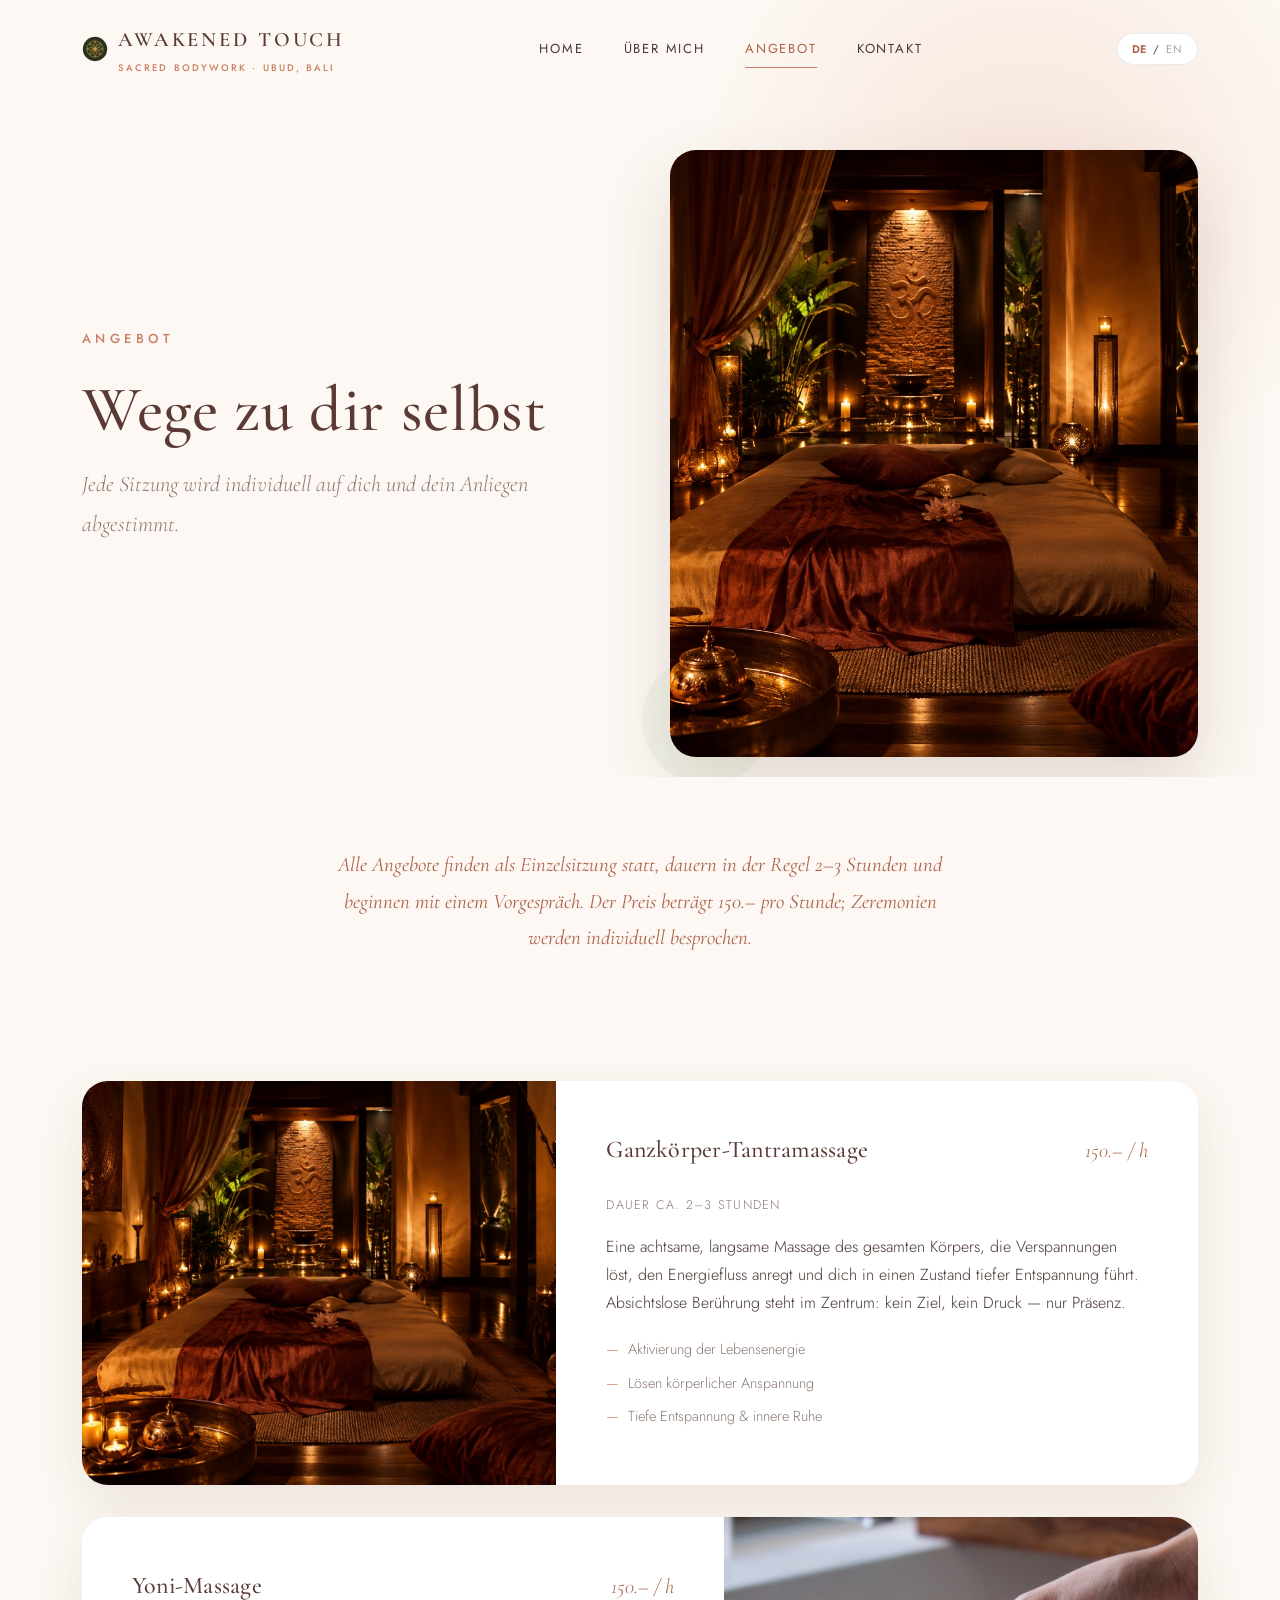
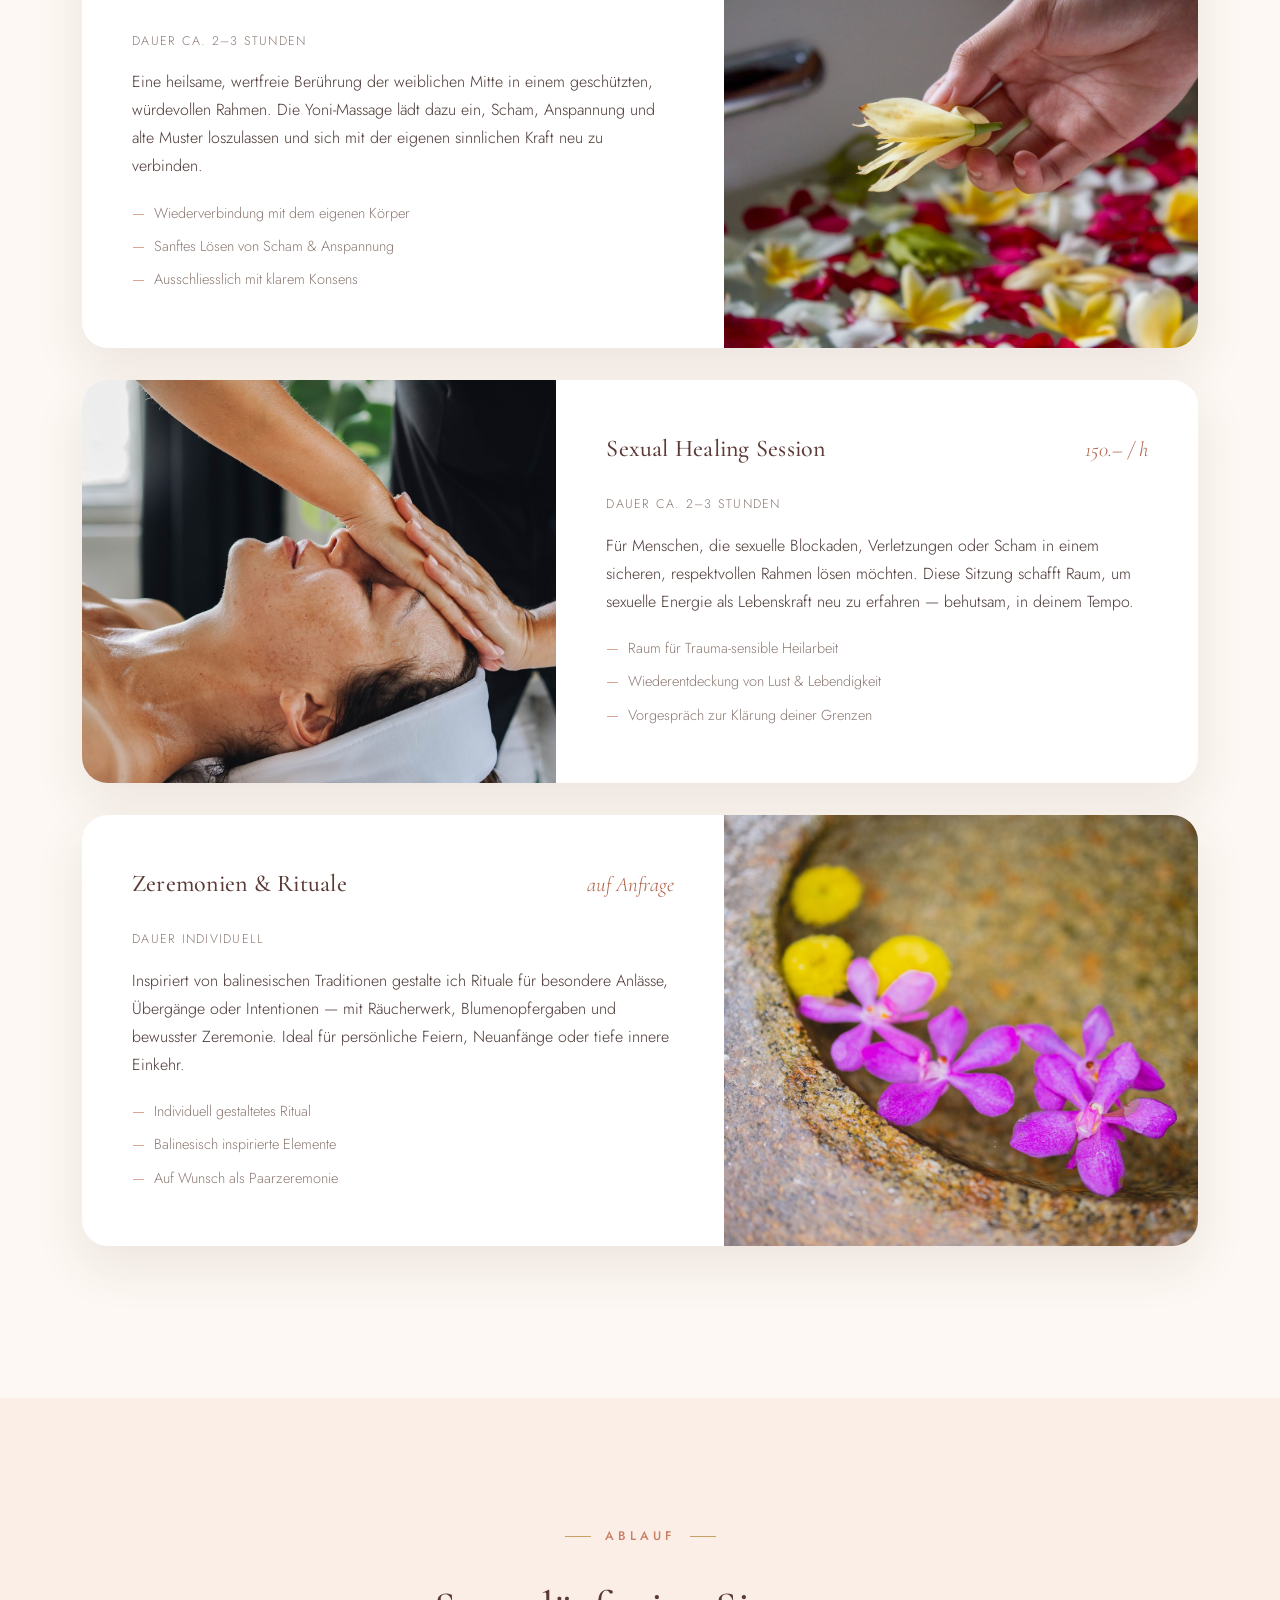
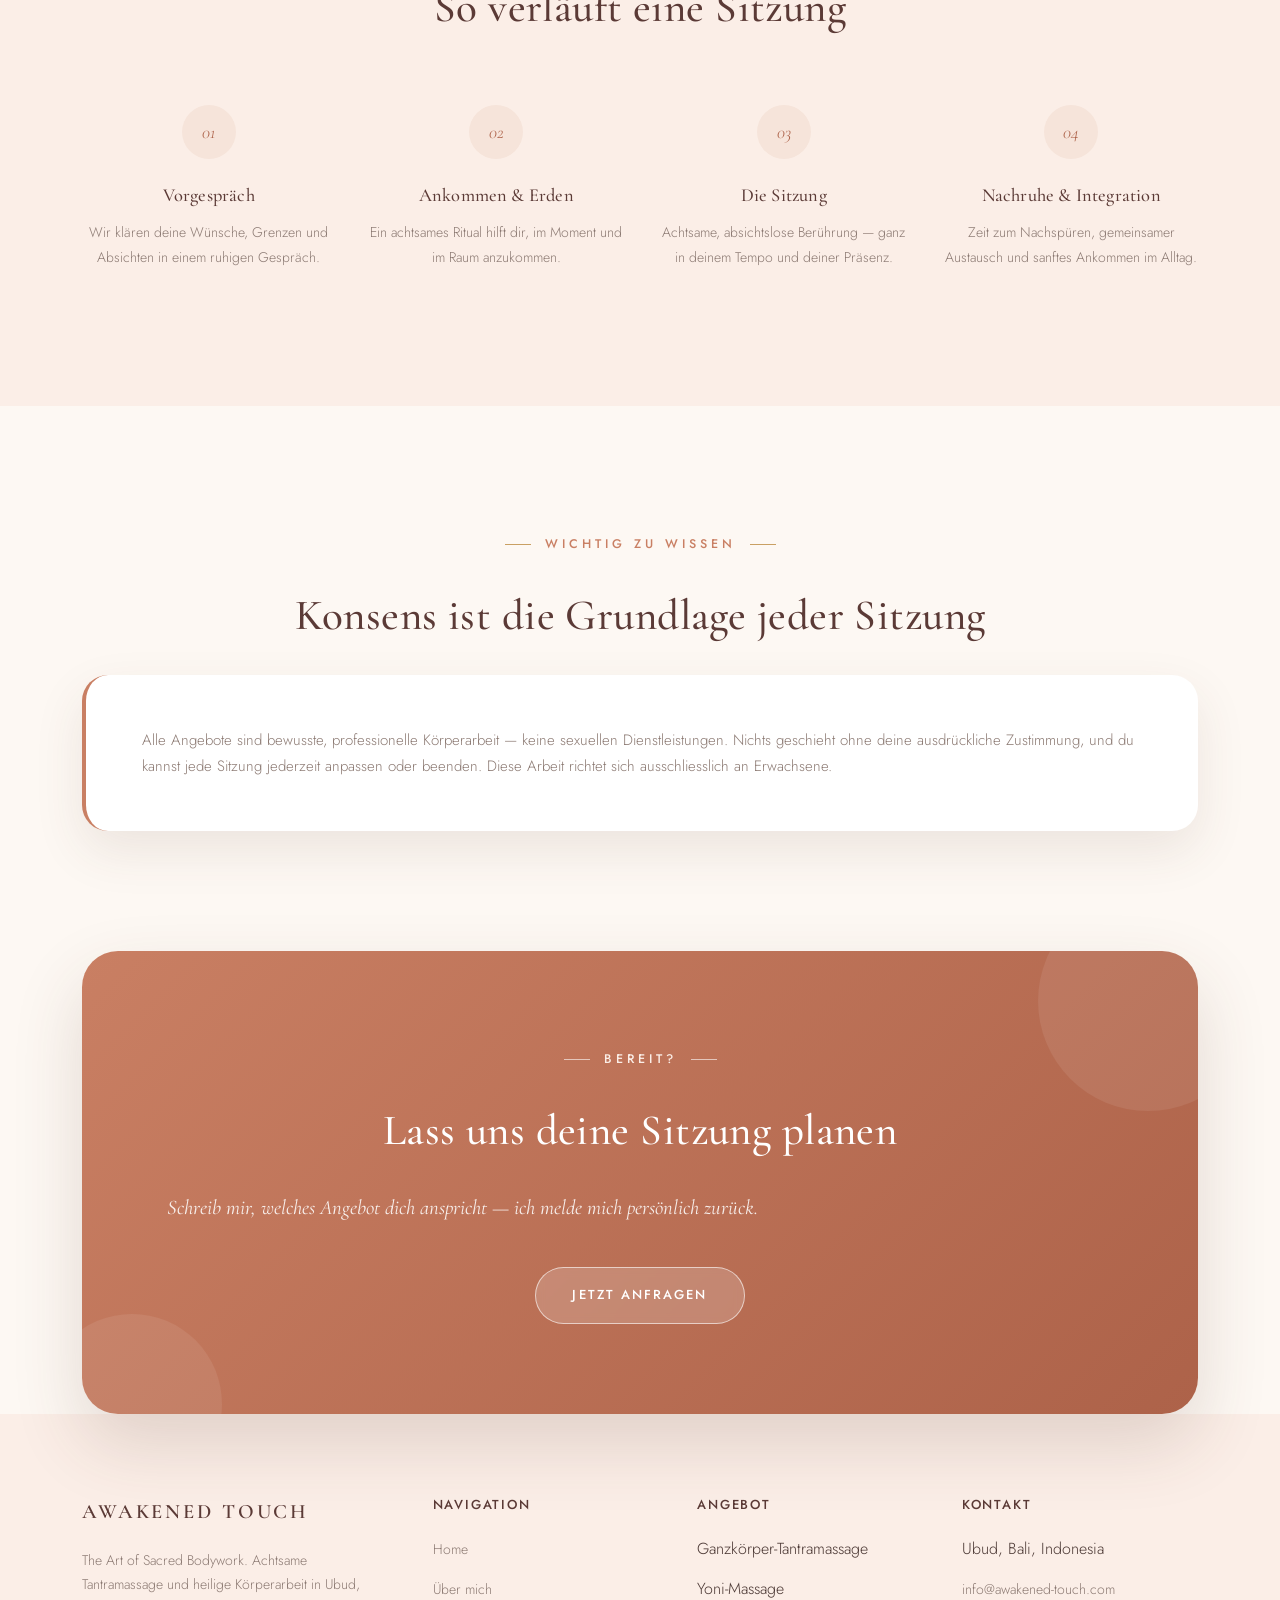
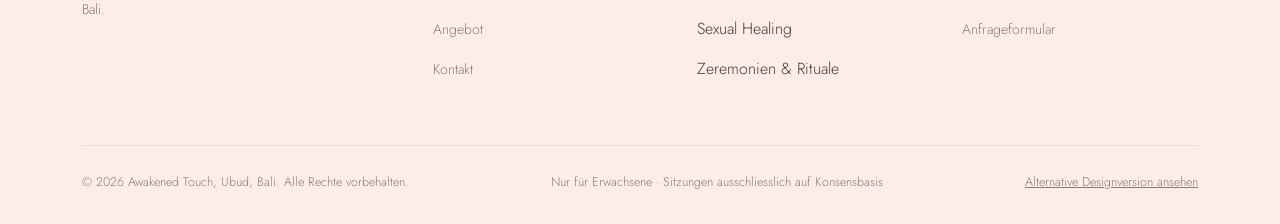
<file: angebot.html>
<!DOCTYPE html>
<html lang="de" data-lang="de">
<head>
<meta charset="UTF-8">
<meta name="viewport" content="width=device-width, initial-scale=1.0">
<title>Angebot — Awakened Touch, Ubud, Bali</title>
<meta name="description" content="Ganzkörper-Tantramassage, Yoni-Massage, Sexual Healing Sessions und Zeremonien in Ubud, Bali. Dauer 2–3 Stunden, ab 150.– pro Stunde.">
<link rel="icon" type="image/svg+xml" href="favicon.svg">
<link rel="preconnect" href="https://fonts.googleapis.com">
<link rel="stylesheet" href="css/style.css">
</head>
<body>

<header class="site-header">
  <div class="header-inner">
    <a href="index.html" class="logo">
      <span class="logo-mark"><img src="favicon.svg" alt=""></span>
      <span>
        <span class="logo-text">AWAKENED TOUCH</span>
        <span class="logo-sub">Sacred Bodywork · Ubud, Bali</span>
      </span>
    </a>
    <nav class="main-nav" id="main-nav">
      <a href="index.html" class="nav-link">Home</a>
      <a href="ueber-mich.html" class="nav-link"><span class="i18n-de">Über mich</span><span class="i18n-en">About</span></a>
      <a href="angebot.html" class="nav-link active"><span class="i18n-de">Angebot</span><span class="i18n-en">Offerings</span></a>
      <a href="kontakt.html" class="nav-link nav-cta"><span class="i18n-de">Kontakt</span><span class="i18n-en">Contact</span></a>
    </nav>
    <div class="nav-actions">
      <button class="lang-toggle" aria-label="Language">
        <span class="lang-opt" data-lang="de">DE</span><span>/</span><span class="lang-opt" data-lang="en">EN</span>
      </button>
      <button class="nav-burger" id="nav-burger" aria-label="Menu"><span></span><span></span><span></span></button>
    </div>
  </div>
</header>

<!-- PAGE HERO -->
<section class="hero page-hero">
  <div class="container hero-grid">
    <div>
      <div class="hero-eyebrow"><span class="i18n-de">Angebot</span><span class="i18n-en">Offerings</span></div>
      <h1 class="i18n-de">Wege zu dir selbst</h1>
      <h1 class="i18n-en">Paths Back to Yourself</h1>
      <p class="hero-sub i18n-de">Jede Sitzung wird individuell auf dich und dein Anliegen abgestimmt.</p>
      <p class="hero-sub i18n-en">Every session is individually tailored to you and your needs.</p>
    </div>
    <div class="hero-media reveal">
      <img src="images/treatment-room-candlelight.jpg" alt="Liebevoll gestalteter Behandlungsraum mit Kerzenlicht und Buddha-Statue">
    </div>
  </div>
</section>

<!-- INTRO NOTE -->
<section class="section-tight">
  <div class="container center reveal">
    <p class="lede i18n-de">Alle Angebote finden als Einzelsitzung statt, dauern in der Regel 2–3 Stunden und beginnen mit einem Vorgespräch. Der Preis beträgt 150.– pro Stunde; Zeremonien werden individuell besprochen.</p>
    <p class="lede i18n-en">All offerings take place as individual sessions, typically last 2–3 hours, and begin with a preliminary conversation. The rate is 150.– per hour; ceremonies are discussed individually.</p>
  </div>
</section>

<!-- OFFER DETAILS -->
<section class="section" style="padding-top:30px;">
  <div class="container">

    <div class="offer-detail reveal">
      <div class="od-img"><img src="images/treatment-room-candlelight.jpg" alt="Ganzkörper-Tantramassage — Behandlungsraum mit Kerzenlicht"></div>
      <div class="od-body">
        <div class="od-head">
          <h3 class="i18n-de">Ganzkörper-Tantramassage</h3><h3 class="i18n-en">Full-Body Tantra Massage</h3>
          <div class="od-price">150.– / h</div>
        </div>
        <div class="od-duration i18n-de">Dauer ca. 2–3 Stunden</div>
        <div class="od-duration i18n-en">Duration approx. 2–3 hours</div>
        <p class="i18n-de">Eine achtsame, langsame Massage des gesamten Körpers, die Verspannungen löst, den Energiefluss anregt und dich in einen Zustand tiefer Entspannung führt. Absichtslose Berührung steht im Zentrum: kein Ziel, kein Druck — nur Präsenz.</p>
        <p class="i18n-en">A mindful, slow massage of the whole body that releases tension, stimulates the flow of energy and guides you into deep relaxation. Touch without intention is at the centre — no goal, no pressure, only presence.</p>
        <ul class="od-points">
          <li class="i18n-de">Aktivierung der Lebensenergie</li><li class="i18n-en">Activation of life energy</li>
          <li class="i18n-de">Lösen körperlicher Anspannung</li><li class="i18n-en">Release of physical tension</li>
          <li class="i18n-de">Tiefe Entspannung & innere Ruhe</li><li class="i18n-en">Deep relaxation & inner stillness</li>
        </ul>
      </div>
    </div>

    <div class="offer-detail reverse reveal">
      <div class="od-img"><img src="images/flower-petals-hand.jpg" alt="Yoni-Massage — sanfte Blumenberührung"></div>
      <div class="od-body">
        <div class="od-head">
          <h3>Yoni-Massage</h3>
          <div class="od-price">150.– / h</div>
        </div>
        <div class="od-duration i18n-de">Dauer ca. 2–3 Stunden</div>
        <div class="od-duration i18n-en">Duration approx. 2–3 hours</div>
        <p class="i18n-de">Eine heilsame, wertfreie Berührung der weiblichen Mitte in einem geschützten, würdevollen Rahmen. Die Yoni-Massage lädt dazu ein, Scham, Anspannung und alte Muster loszulassen und sich mit der eigenen sinnlichen Kraft neu zu verbinden.</p>
        <p class="i18n-en">A healing, judgment-free touch of the feminine centre in a protected, dignified setting. The Yoni massage invites you to release shame, tension and old patterns, and to reconnect with your own sensual power.</p>
        <ul class="od-points">
          <li class="i18n-de">Wiederverbindung mit dem eigenen Körper</li><li class="i18n-en">Reconnection with your own body</li>
          <li class="i18n-de">Sanftes Lösen von Scham & Anspannung</li><li class="i18n-en">Gentle release of shame & tension</li>
          <li class="i18n-de">Ausschliesslich mit klarem Konsens</li><li class="i18n-en">Strictly consent-based</li>
        </ul>
      </div>
    </div>

    <div class="offer-detail reveal">
      <div class="od-img"><img src="images/face-massage-bright.jpg" alt="Sexual Healing Session — achtsame Berührung im Licht"></div>
      <div class="od-body">
        <div class="od-head">
          <h3 class="i18n-de">Sexual Healing Session</h3><h3 class="i18n-en">Sexual Healing Session</h3>
          <div class="od-price">150.– / h</div>
        </div>
        <div class="od-duration i18n-de">Dauer ca. 2–3 Stunden</div>
        <div class="od-duration i18n-en">Duration approx. 2–3 hours</div>
        <p class="i18n-de">Für Menschen, die sexuelle Blockaden, Verletzungen oder Scham in einem sicheren, respektvollen Rahmen lösen möchten. Diese Sitzung schafft Raum, um sexuelle Energie als Lebenskraft neu zu erfahren — behutsam, in deinem Tempo.</p>
        <p class="i18n-en">For those who wish to release sexual blockages, past hurt or shame in a safe, respectful setting. This session creates space to experience sexual energy anew as life force — gently, at your own pace.</p>
        <ul class="od-points">
          <li class="i18n-de">Raum für Trauma-sensible Heilarbeit</li><li class="i18n-en">Space for trauma-sensitive healing work</li>
          <li class="i18n-de">Wiederentdeckung von Lust & Lebendigkeit</li><li class="i18n-en">Rediscovery of pleasure & aliveness</li>
          <li class="i18n-de">Vorgespräch zur Klärung deiner Grenzen</li><li class="i18n-en">Preliminary talk to clarify your boundaries</li>
        </ul>
      </div>
    </div>

    <div class="offer-detail reverse reveal">
      <div class="od-img"><img src="images/orchid-stone-bowl.jpg" alt="Balinesische Zeremonie mit Orchideen"></div>
      <div class="od-body">
        <div class="od-head">
          <h3 class="i18n-de">Zeremonien & Rituale</h3><h3 class="i18n-en">Ceremonies & Rituals</h3>
          <div class="od-price i18n-de">auf Anfrage</div>
          <div class="od-price i18n-en">on request</div>
        </div>
        <div class="od-duration i18n-de">Dauer individuell</div>
        <div class="od-duration i18n-en">Duration individual</div>
        <p class="i18n-de">Inspiriert von balinesischen Traditionen gestalte ich Rituale für besondere Anlässe, Übergänge oder Intentionen — mit Räucherwerk, Blumenopfergaben und bewusster Zeremonie. Ideal für persönliche Feiern, Neuanfänge oder tiefe innere Einkehr.</p>
        <p class="i18n-en">Inspired by Balinese tradition, I design rituals for special occasions, transitions or intentions — with incense, flower offerings and conscious ceremony. Ideal for personal celebrations, new beginnings or deep inner reflection.</p>
        <ul class="od-points">
          <li class="i18n-de">Individuell gestaltetes Ritual</li><li class="i18n-en">Individually designed ritual</li>
          <li class="i18n-de">Balinesisch inspirierte Elemente</li><li class="i18n-en">Balinese-inspired elements</li>
          <li class="i18n-de">Auf Wunsch als Paarzeremonie</li><li class="i18n-en">Available as a couple's ceremony on request</li>
        </ul>
      </div>
    </div>

  </div>
</section>

<!-- PROCESS -->
<section class="section section-blush">
  <div class="container center reveal">
    <div class="eyebrow"><span class="i18n-de">Ablauf</span><span class="i18n-en">Process</span></div>
    <h2 class="i18n-de">So verläuft eine Sitzung</h2>
    <h2 class="i18n-en">How a Session Unfolds</h2>
  </div>
  <div class="container">
    <div class="steps reveal">
      <div class="step">
        <div class="step-num">01</div>
        <h3 class="i18n-de">Vorgespräch</h3><h3 class="i18n-en">Preliminary Talk</h3>
        <p class="i18n-de">Wir klären deine Wünsche, Grenzen und Absichten in einem ruhigen Gespräch.</p>
        <p class="i18n-en">We clarify your wishes, boundaries and intentions in a calm conversation.</p>
      </div>
      <div class="step">
        <div class="step-num">02</div>
        <h3 class="i18n-de">Ankommen & Erden</h3><h3 class="i18n-en">Arriving & Grounding</h3>
        <p class="i18n-de">Ein achtsames Ritual hilft dir, im Moment und im Raum anzukommen.</p>
        <p class="i18n-en">A mindful ritual helps you arrive fully in the moment and the space.</p>
      </div>
      <div class="step">
        <div class="step-num">03</div>
        <h3 class="i18n-de">Die Sitzung</h3><h3 class="i18n-en">The Session</h3>
        <p class="i18n-de">Achtsame, absichtslose Berührung — ganz in deinem Tempo und deiner Präsenz.</p>
        <p class="i18n-en">Mindful, intention-free touch — entirely at your own pace and presence.</p>
      </div>
      <div class="step">
        <div class="step-num">04</div>
        <h3 class="i18n-de">Nachruhe & Integration</h3><h3 class="i18n-en">Rest & Integration</h3>
        <p class="i18n-de">Zeit zum Nachspüren, gemeinsamer Austausch und sanftes Ankommen im Alltag.</p>
        <p class="i18n-en">Time to feel into the experience, share reflections and gently return to daily life.</p>
      </div>
    </div>
  </div>
</section>

<!-- ETHICS -->
<section class="section">
  <div class="container">
    <div class="center reveal" style="margin-bottom:0;">
      <div class="eyebrow"><span class="i18n-de">Wichtig zu wissen</span><span class="i18n-en">Important to Know</span></div>
      <h2 class="i18n-de">Konsens ist die Grundlage jeder Sitzung</h2>
      <h2 class="i18n-en">Consent Is the Foundation of Every Session</h2>
    </div>
    <div class="ethics-card reveal">
      <p class="i18n-de">Alle Angebote sind bewusste, professionelle Körperarbeit — keine sexuellen Dienstleistungen. Nichts geschieht ohne deine ausdrückliche Zustimmung, und du kannst jede Sitzung jederzeit anpassen oder beenden. Diese Arbeit richtet sich ausschliesslich an Erwachsene.</p>
      <p class="i18n-en" style="margin-bottom:0;">All offerings are conscious, professional bodywork — not sexual services. Nothing happens without your explicit consent, and you may adjust or end any session at any time. This work is intended for adults only.</p>
    </div>
  </div>
</section>

<!-- CTA -->
<section class="cta-band section-tight">
  <div class="cta-inner">
    <div class="cta-card reveal">
      <div class="eyebrow"><span class="i18n-de">Bereit?</span><span class="i18n-en">Ready?</span></div>
      <h2 class="i18n-de">Lass uns deine Sitzung planen</h2>
      <h2 class="i18n-en">Let's Plan Your Session</h2>
      <p class="lede i18n-de">Schreib mir, welches Angebot dich anspricht — ich melde mich persönlich zurück.</p>
      <p class="lede i18n-en">Tell me which offering speaks to you — I will reply personally.</p>
      <a href="kontakt.html" class="btn btn-outline-light" style="margin-top:16px;"><span class="i18n-de">Jetzt anfragen</span><span class="i18n-en">Request Now</span></a>
    </div>
  </div>
</section>

<footer class="site-footer">
  <div class="container">
    <div class="footer-top">
      <div class="footer-brand">
        <span class="logo-text">AWAKENED TOUCH</span>
        <p class="i18n-de">The Art of Sacred Bodywork. Achtsame Tantramassage und heilige Körperarbeit in Ubud, Bali.</p>
        <p class="i18n-en">The Art of Sacred Bodywork. Mindful tantra massage and sacred bodywork in Ubud, Bali.</p>
      </div>
      <div class="footer-col">
        <h4 class="i18n-de">Navigation</h4><h4 class="i18n-en">Navigation</h4>
        <ul>
          <li><a href="index.html">Home</a></li>
          <li><a href="ueber-mich.html"><span class="i18n-de">Über mich</span><span class="i18n-en">About</span></a></li>
          <li><a href="angebot.html"><span class="i18n-de">Angebot</span><span class="i18n-en">Offerings</span></a></li>
          <li><a href="kontakt.html"><span class="i18n-de">Kontakt</span><span class="i18n-en">Contact</span></a></li>
        </ul>
      </div>
      <div class="footer-col">
        <h4 class="i18n-de">Angebot</h4><h4 class="i18n-en">Offerings</h4>
        <ul>
          <li class="i18n-de">Ganzkörper-Tantramassage</li><li class="i18n-en">Full-Body Tantra Massage</li>
          <li>Yoni-Massage</li>
          <li class="i18n-de">Sexual Healing</li><li class="i18n-en">Sexual Healing</li>
          <li class="i18n-de">Zeremonien & Rituale</li><li class="i18n-en">Ceremonies & Rituals</li>
        </ul>
      </div>
      <div class="footer-col">
        <h4 class="i18n-de">Kontakt</h4><h4 class="i18n-en">Contact</h4>
        <ul>
          <li>Ubud, Bali, Indonesia</li>
          <li><a href="mailto:info@awakened-touch.com">info@awakened-touch.com</a></li>
          <li><a href="kontakt.html"><span class="i18n-de">Anfrageformular</span><span class="i18n-en">Inquiry Form</span></a></li>
        </ul>
      </div>
    </div>
    <div class="footer-bottom">
      <span>&copy; 2026 Awakened Touch, Ubud, Bali.<span class="i18n-de"> Alle Rechte vorbehalten.</span><span class="i18n-en"> All rights reserved.</span></span>
      <span class="i18n-de">Nur für Erwachsene · Sitzungen ausschliesslich auf Konsensbasis</span>
      <span class="i18n-en">For adults only · Sessions strictly consent-based</span>
      <a href="v1/index.html" style="text-decoration:underline;"><span class="i18n-de">Alternative Designversion ansehen</span><span class="i18n-en">View alternative design version</span></a>
    </div>
  </div>
</footer>

<script src="js/script.js"></script>
</body>
</html>
</file>
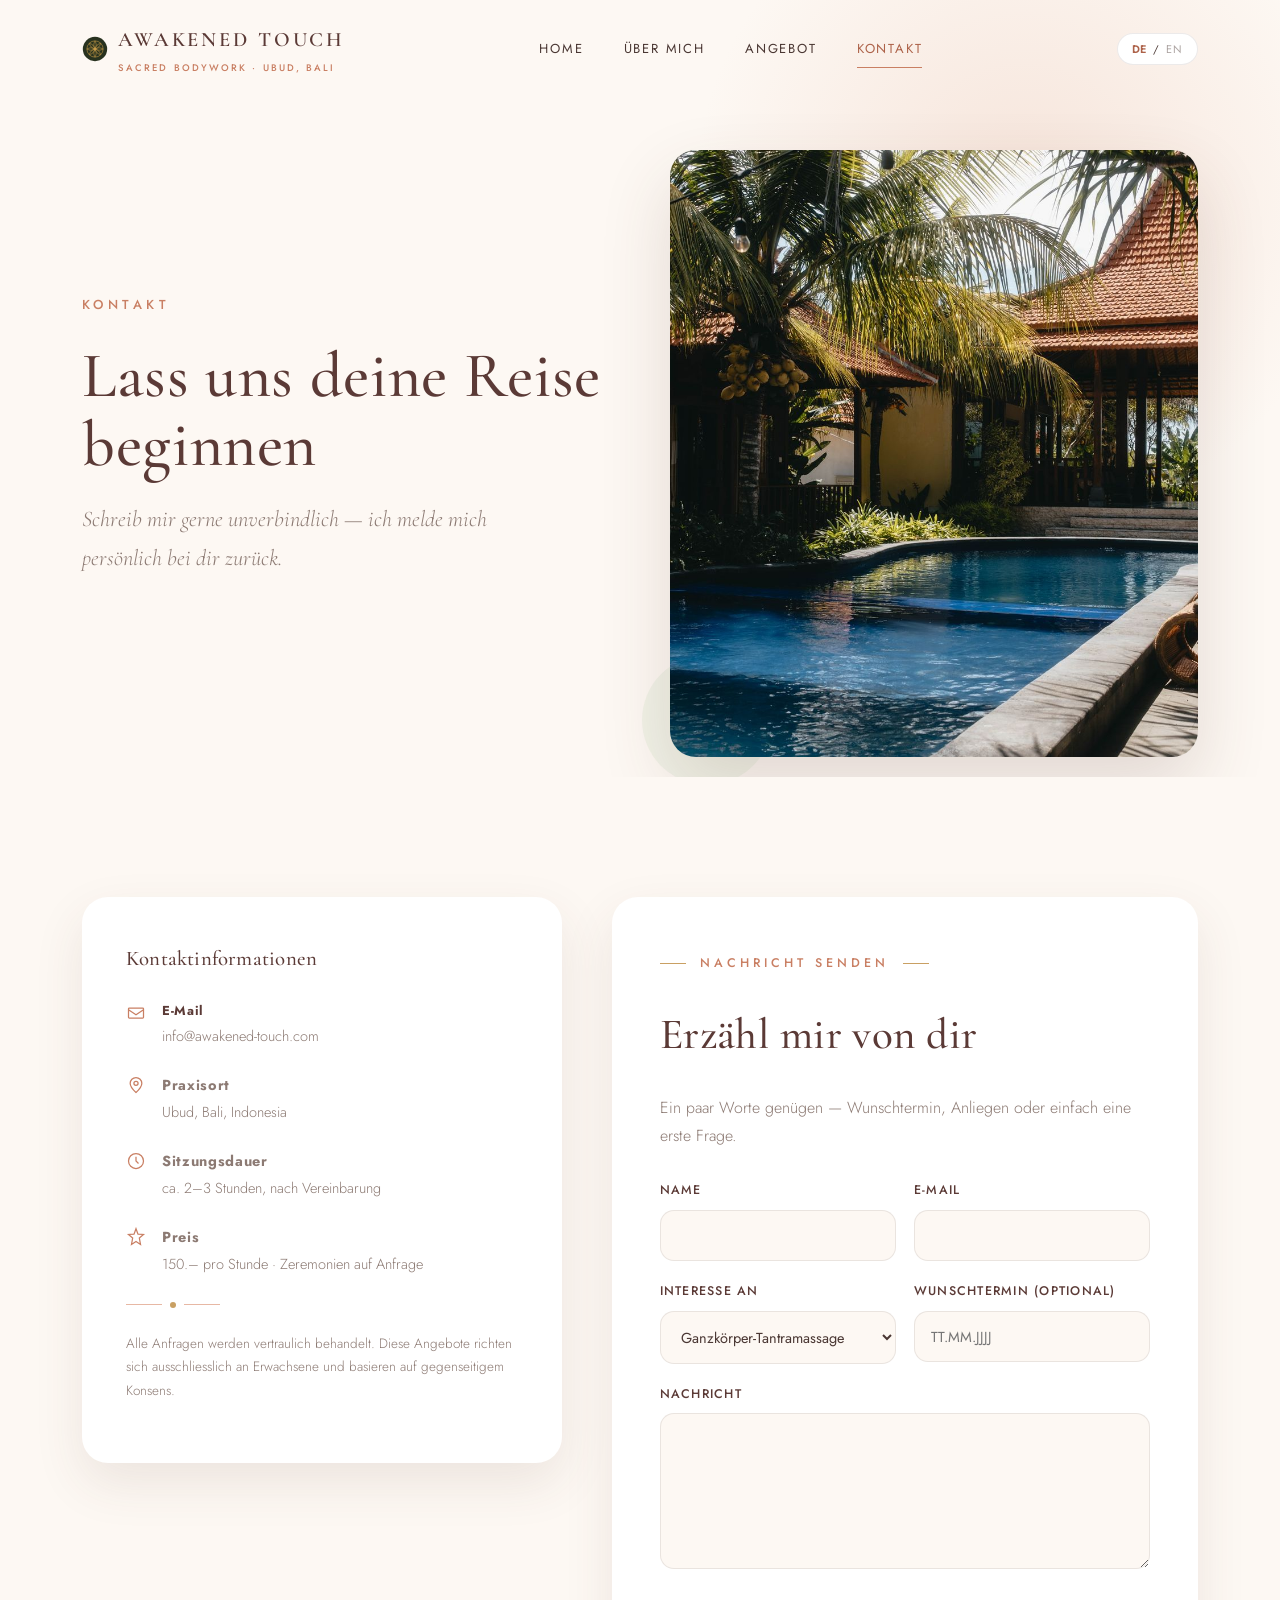
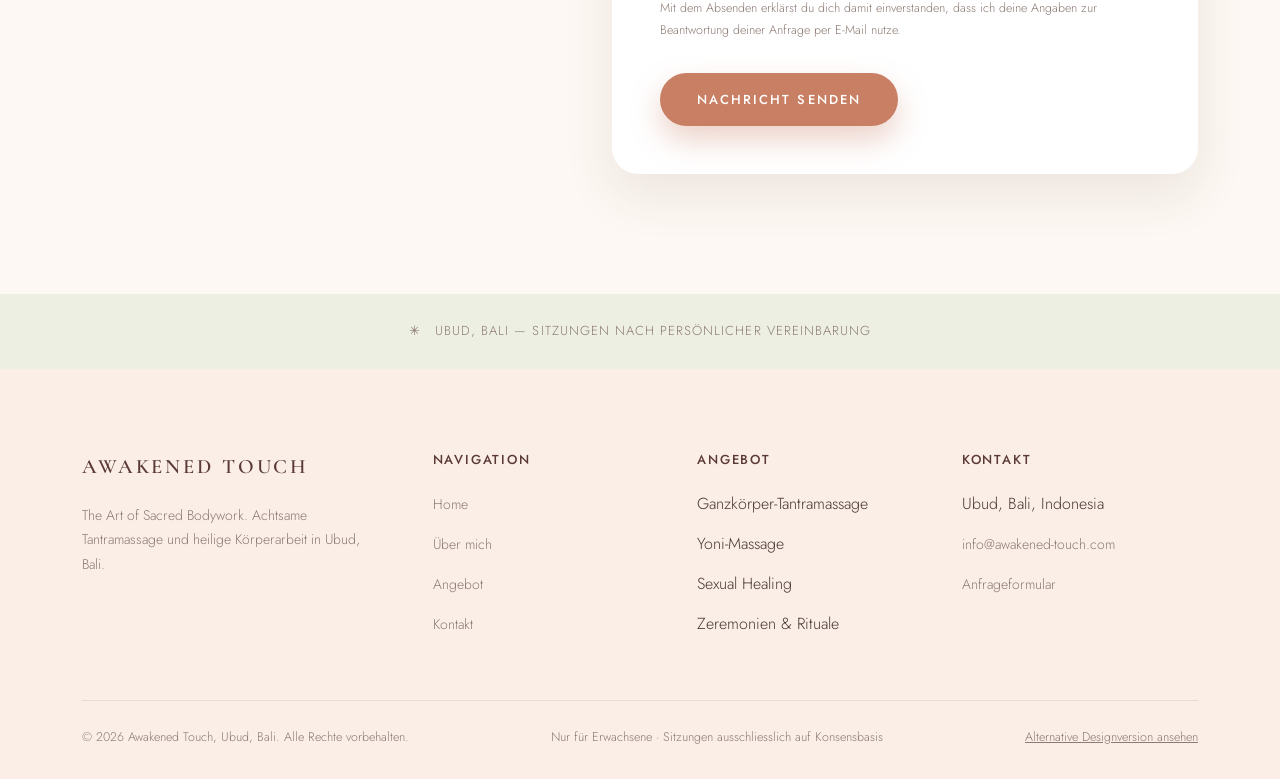
<file: kontakt.html>
<!DOCTYPE html>
<html lang="de" data-lang="de">
<head>
<meta charset="UTF-8">
<meta name="viewport" content="width=device-width, initial-scale=1.0">
<title>Kontakt — Awakened Touch, Ubud, Bali</title>
<meta name="description" content="Kontaktiere Awakened Touch für deine Tantramassage, Yoni-Massage, Sexual Healing Session oder Zeremonie in Ubud, Bali.">
<link rel="icon" type="image/svg+xml" href="favicon.svg">
<link rel="preconnect" href="https://fonts.googleapis.com">
<link rel="stylesheet" href="css/style.css">
</head>
<body>

<header class="site-header">
  <div class="header-inner">
    <a href="index.html" class="logo">
      <span class="logo-mark"><img src="favicon.svg" alt=""></span>
      <span>
        <span class="logo-text">AWAKENED TOUCH</span>
        <span class="logo-sub">Sacred Bodywork · Ubud, Bali</span>
      </span>
    </a>
    <nav class="main-nav" id="main-nav">
      <a href="index.html" class="nav-link">Home</a>
      <a href="ueber-mich.html" class="nav-link"><span class="i18n-de">Über mich</span><span class="i18n-en">About</span></a>
      <a href="angebot.html" class="nav-link"><span class="i18n-de">Angebot</span><span class="i18n-en">Offerings</span></a>
      <a href="kontakt.html" class="nav-link nav-cta active"><span class="i18n-de">Kontakt</span><span class="i18n-en">Contact</span></a>
    </nav>
    <div class="nav-actions">
      <button class="lang-toggle" aria-label="Language">
        <span class="lang-opt" data-lang="de">DE</span><span>/</span><span class="lang-opt" data-lang="en">EN</span>
      </button>
      <button class="nav-burger" id="nav-burger" aria-label="Menu"><span></span><span></span><span></span></button>
    </div>
  </div>
</header>

<!-- PAGE HERO -->
<section class="hero page-hero">
  <div class="container hero-grid">
    <div>
      <div class="hero-eyebrow"><span class="i18n-de">Kontakt</span><span class="i18n-en">Contact</span></div>
      <h1 class="i18n-de">Lass uns deine Reise beginnen</h1>
      <h1 class="i18n-en">Let's Begin Your Journey</h1>
      <p class="hero-sub i18n-de">Schreib mir gerne unverbindlich — ich melde mich persönlich bei dir zurück.</p>
      <p class="hero-sub i18n-en">Feel free to reach out without obligation — I will reply to you personally.</p>
    </div>
    <div class="hero-media reveal">
      <img src="images/villa-pool-golden.jpg" alt="Tropischer Villa-Pool im goldenen Licht, Ubud">
    </div>
  </div>
</section>

<!-- CONTACT -->
<section class="section">
  <div class="container">
    <div class="contact-wrap">

      <div class="contact-info-card reveal">
        <h3 class="i18n-de">Kontaktinformationen</h3><h3 class="i18n-en">Contact Information</h3>

        <div class="info-line">
          <svg class="ic" viewBox="0 0 24 24" fill="none" stroke="currentColor" stroke-width="1.5"><path d="M3 8l9 6 9-6M4 6h16a1 1 0 011 1v10a1 1 0 01-1 1H4a1 1 0 01-1-1V7a1 1 0 011-1z"/></svg>
          <div>
            <strong>E-Mail</strong>
            <a href="mailto:info@awakened-touch.com">info@awakened-touch.com</a>
          </div>
        </div>

        <div class="info-line">
          <svg class="ic" viewBox="0 0 24 24" fill="none" stroke="currentColor" stroke-width="1.5"><path d="M12 21s-7-6.1-7-11a7 7 0 0114 0c0 4.9-7 11-7 11z"/><circle cx="12" cy="10" r="2.5"/></svg>
          <div>
            <strong><span class="i18n-de">Praxisort</span><span class="i18n-en">Location</span></strong>
            <span>Ubud, Bali, Indonesia</span>
          </div>
        </div>

        <div class="info-line">
          <svg class="ic" viewBox="0 0 24 24" fill="none" stroke="currentColor" stroke-width="1.5"><circle cx="12" cy="12" r="9"/><path d="M12 7v5l3 3"/></svg>
          <div>
            <strong><span class="i18n-de">Sitzungsdauer</span><span class="i18n-en">Session Duration</span></strong>
            <span class="i18n-de">ca. 2–3 Stunden, nach Vereinbarung</span>
            <span class="i18n-en">approx. 2–3 hours, by appointment</span>
          </div>
        </div>

        <div class="info-line">
          <svg class="ic" viewBox="0 0 24 24" fill="none" stroke="currentColor" stroke-width="1.5"><path d="M12 2l2.4 6.6L21 9l-5 4.3L17.4 21 12 17.3 6.6 21 8 13.3 3 9l6.6-.4z"/></svg>
          <div>
            <strong><span class="i18n-de">Preis</span><span class="i18n-en">Rate</span></strong>
            <span class="i18n-de">150.– pro Stunde · Zeremonien auf Anfrage</span>
            <span class="i18n-en">150.– per hour · ceremonies on request</span>
          </div>
        </div>

        <div class="divider-dot"><span></span></div>
        <p class="i18n-de" style="font-size:13.5px;color:var(--color-text-soft);">Alle Anfragen werden vertraulich behandelt. Diese Angebote richten sich ausschliesslich an Erwachsene und basieren auf gegenseitigem Konsens.</p>
        <p class="i18n-en" style="font-size:13.5px;color:var(--color-text-soft);">All inquiries are treated confidentially. These offerings are intended for adults only and are based on mutual consent.</p>
      </div>

      <div class="contact-form-card reveal">
        <div class="eyebrow"><span class="i18n-de">Nachricht senden</span><span class="i18n-en">Send a Message</span></div>
        <h2 class="i18n-de">Erzähl mir von dir</h2>
        <h2 class="i18n-en">Tell Me About Yourself</h2>
        <p class="i18n-de" style="color:var(--color-text-soft);margin-bottom:30px;">Ein paar Worte genügen — Wunschtermin, Anliegen oder einfach eine erste Frage.</p>
        <p class="i18n-en" style="color:var(--color-text-soft);margin-bottom:30px;">A few words are enough — a preferred date, your interest, or simply a first question.</p>

        <form id="contact-form">
          <!--
            Um dieses Formular zu aktivieren:
            1. Gehe auf https://web3forms.com und erstelle mit info@awakened-touch.com
               einen kostenlosen Zugangsschlüssel (Access Key).
            2. Ersetze unten "REPLACE_WITH_WEB3FORMS_ACCESS_KEY" durch diesen Schlüssel.
            Bis dahin funktioniert der E-Mail-Link oben als direkter Kontaktweg.
          -->
          <input type="hidden" name="access_key" value="REPLACE_WITH_WEB3FORMS_ACCESS_KEY">
          <input type="hidden" name="subject" value="Neue Anfrage über awakened-touch.com">
          <input type="checkbox" name="botcheck" style="display:none" tabindex="-1" autocomplete="off">

          <div class="form-row">
            <div class="form-group">
              <label for="name"><span class="i18n-de">Name</span><span class="i18n-en">Name</span></label>
              <input type="text" id="name" name="name" required>
            </div>
            <div class="form-group">
              <label for="email">E-Mail</label>
              <input type="email" id="email" name="email" required>
            </div>
          </div>

          <div class="form-row">
            <div class="form-group">
              <label for="offering"><span class="i18n-de">Interesse an</span><span class="i18n-en">Interested In</span></label>
              <select id="offering" name="offering">
                <option class="i18n-de" value="Ganzkörper-Tantramassage">Ganzkörper-Tantramassage</option>
                <option class="i18n-en" value="Full-Body Tantra Massage">Full-Body Tantra Massage</option>
                <option value="Yoni-Massage">Yoni-Massage</option>
                <option class="i18n-de" value="Sexual Healing Session">Sexual Healing Session</option>
                <option class="i18n-en" value="Sexual Healing Session">Sexual Healing Session</option>
                <option class="i18n-de" value="Zeremonie & Ritual">Zeremonie & Ritual</option>
                <option class="i18n-en" value="Ceremony & Ritual">Ceremony & Ritual</option>
                <option class="i18n-de" value="Noch unsicher">Noch unsicher</option>
                <option class="i18n-en" value="Not sure yet">Not sure yet</option>
              </select>
            </div>
            <div class="form-group">
              <label for="date"><span class="i18n-de">Wunschtermin (optional)</span><span class="i18n-en">Preferred Date (optional)</span></label>
              <input type="text" id="date" name="preferred_date" placeholder="TT.MM.JJJJ">
            </div>
          </div>

          <div class="form-group">
            <label for="message"><span class="i18n-de">Nachricht</span><span class="i18n-en">Message</span></label>
            <textarea id="message" name="message" rows="6" required></textarea>
          </div>

          <p class="form-note i18n-de">Mit dem Absenden erklärst du dich damit einverstanden, dass ich deine Angaben zur Beantwortung deiner Anfrage per E-Mail nutze.</p>
          <p class="form-note i18n-en">By submitting, you agree that I may use your details by email to respond to your inquiry.</p>

          <button type="submit" class="btn btn-primary" style="margin-top:16px;">
            <span class="i18n-de">Nachricht senden</span><span class="i18n-en">Send Message</span>
          </button>

          <div id="form-status" class="form-status"></div>
        </form>
      </div>

    </div>
  </div>
</section>

<div class="loc-strip">
  <span>✳</span>
  <span class="i18n-de">Ubud, Bali — Sitzungen nach persönlicher Vereinbarung</span>
  <span class="i18n-en">Ubud, Bali — Sessions by personal appointment</span>
</div>

<footer class="site-footer">
  <div class="container">
    <div class="footer-top">
      <div class="footer-brand">
        <span class="logo-text">AWAKENED TOUCH</span>
        <p class="i18n-de">The Art of Sacred Bodywork. Achtsame Tantramassage und heilige Körperarbeit in Ubud, Bali.</p>
        <p class="i18n-en">The Art of Sacred Bodywork. Mindful tantra massage and sacred bodywork in Ubud, Bali.</p>
      </div>
      <div class="footer-col">
        <h4 class="i18n-de">Navigation</h4><h4 class="i18n-en">Navigation</h4>
        <ul>
          <li><a href="index.html">Home</a></li>
          <li><a href="ueber-mich.html"><span class="i18n-de">Über mich</span><span class="i18n-en">About</span></a></li>
          <li><a href="angebot.html"><span class="i18n-de">Angebot</span><span class="i18n-en">Offerings</span></a></li>
          <li><a href="kontakt.html"><span class="i18n-de">Kontakt</span><span class="i18n-en">Contact</span></a></li>
        </ul>
      </div>
      <div class="footer-col">
        <h4 class="i18n-de">Angebot</h4><h4 class="i18n-en">Offerings</h4>
        <ul>
          <li class="i18n-de">Ganzkörper-Tantramassage</li><li class="i18n-en">Full-Body Tantra Massage</li>
          <li>Yoni-Massage</li>
          <li class="i18n-de">Sexual Healing</li><li class="i18n-en">Sexual Healing</li>
          <li class="i18n-de">Zeremonien & Rituale</li><li class="i18n-en">Ceremonies & Rituals</li>
        </ul>
      </div>
      <div class="footer-col">
        <h4 class="i18n-de">Kontakt</h4><h4 class="i18n-en">Contact</h4>
        <ul>
          <li>Ubud, Bali, Indonesia</li>
          <li><a href="mailto:info@awakened-touch.com">info@awakened-touch.com</a></li>
          <li><a href="kontakt.html"><span class="i18n-de">Anfrageformular</span><span class="i18n-en">Inquiry Form</span></a></li>
        </ul>
      </div>
    </div>
    <div class="footer-bottom">
      <span>&copy; 2026 Awakened Touch, Ubud, Bali.<span class="i18n-de"> Alle Rechte vorbehalten.</span><span class="i18n-en"> All rights reserved.</span></span>
      <span class="i18n-de">Nur für Erwachsene · Sitzungen ausschliesslich auf Konsensbasis</span>
      <span class="i18n-en">For adults only · Sessions strictly consent-based</span>
      <a href="v1/index.html" style="text-decoration:underline;"><span class="i18n-de">Alternative Designversion ansehen</span><span class="i18n-en">View alternative design version</span></a>
    </div>
  </div>
</footer>

<script src="js/script.js"></script>
</body>
</html>
</file>
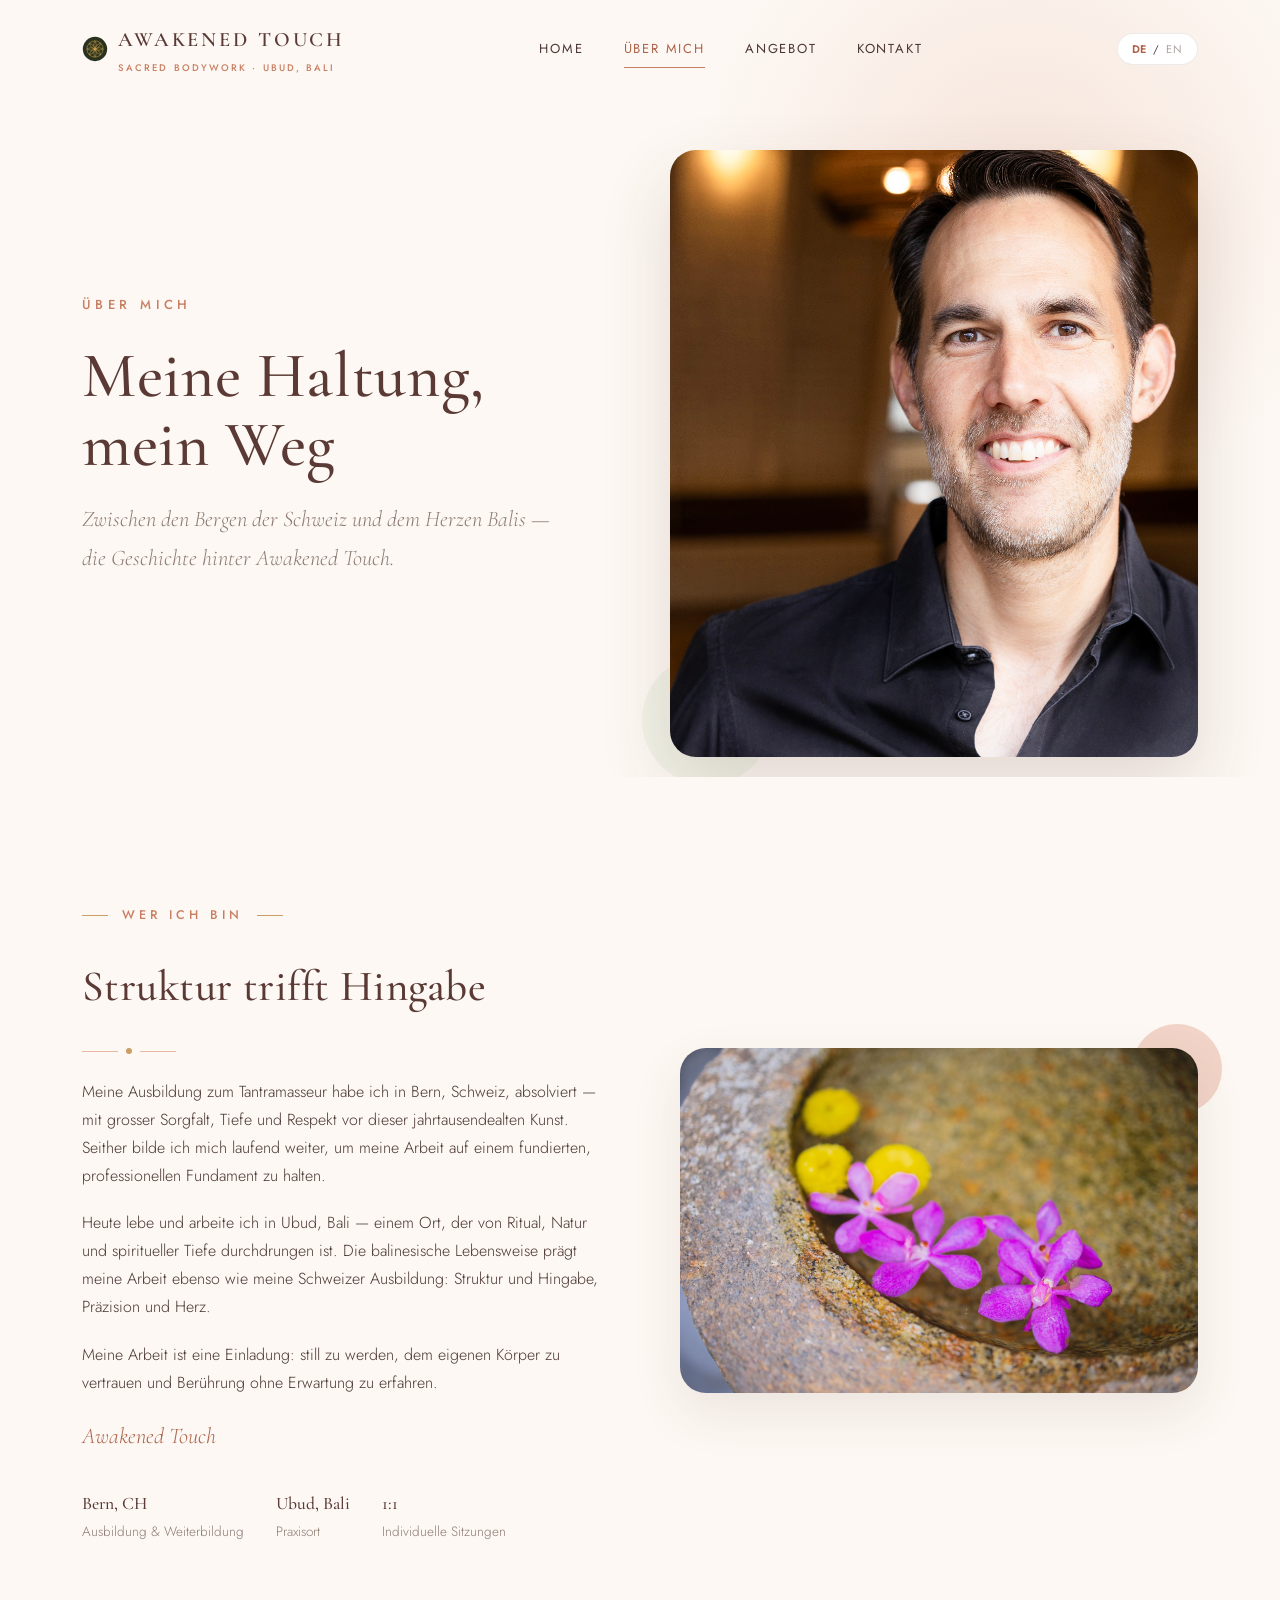
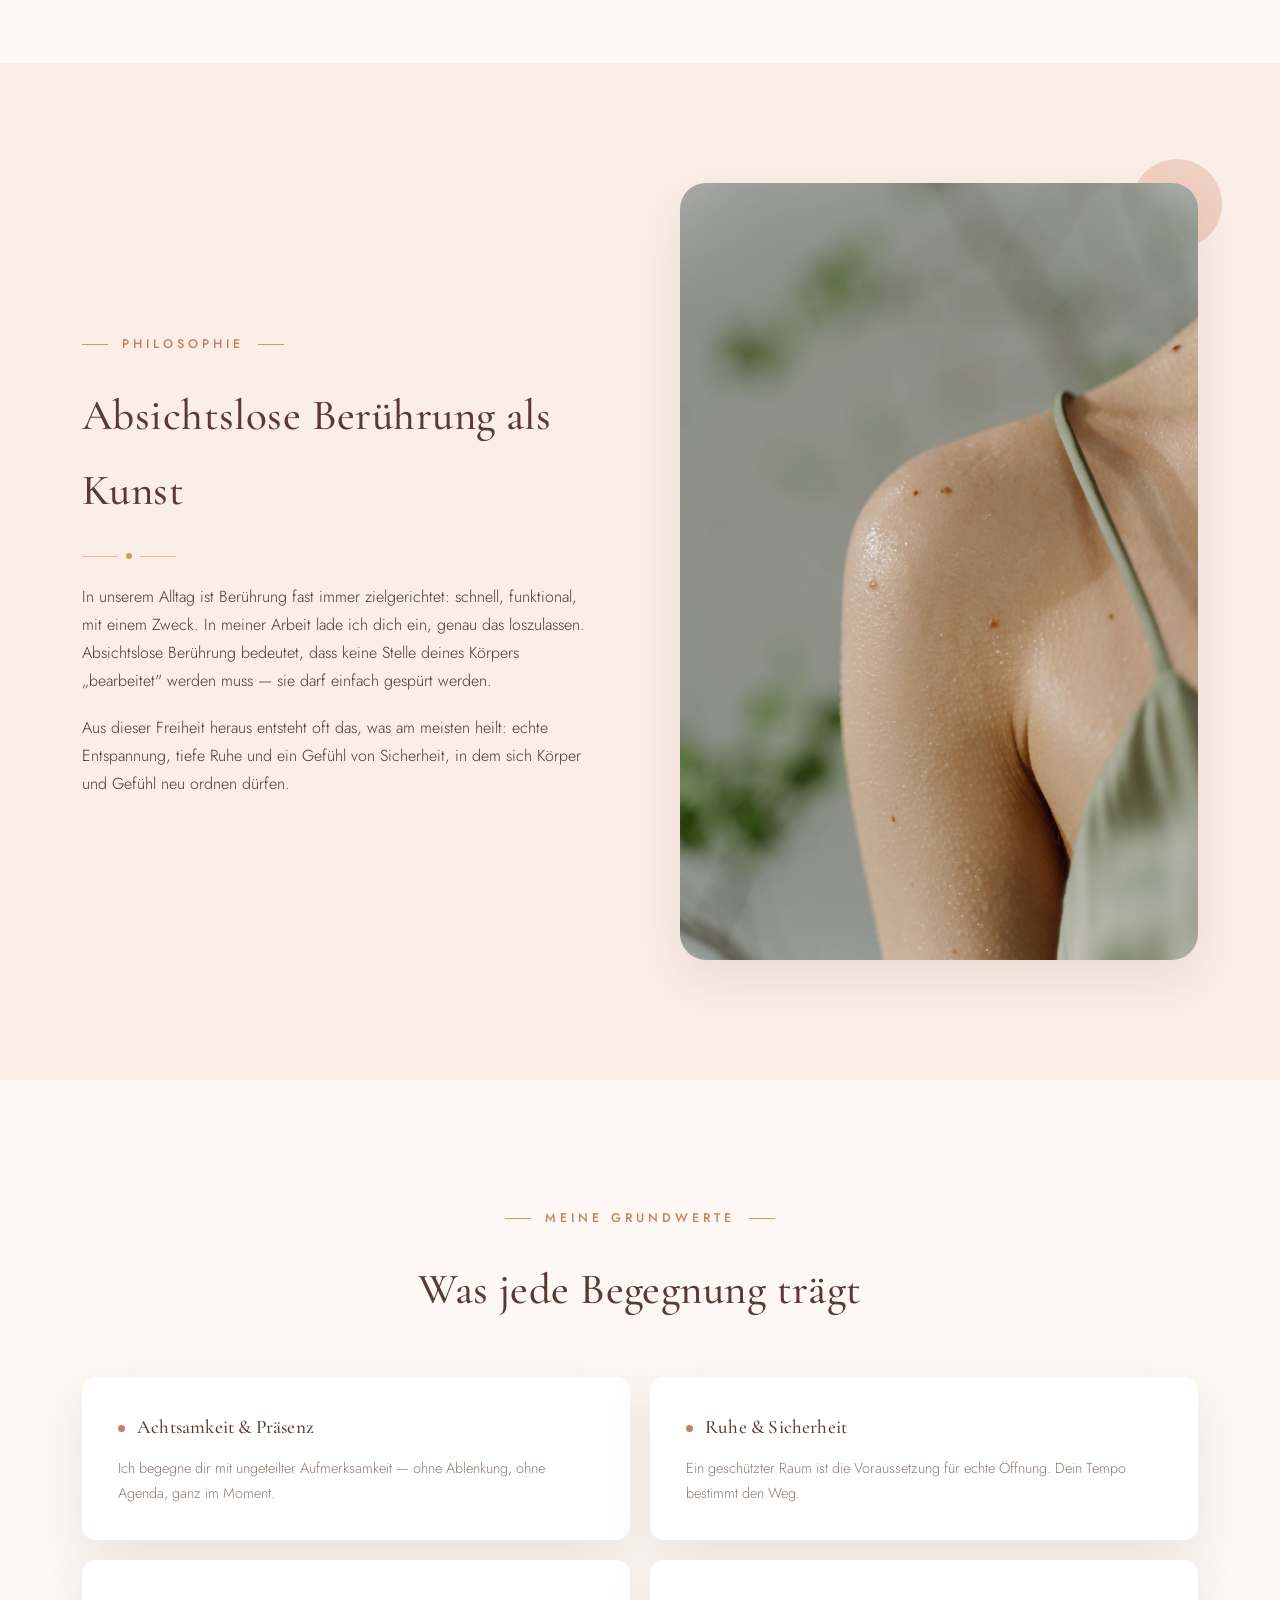
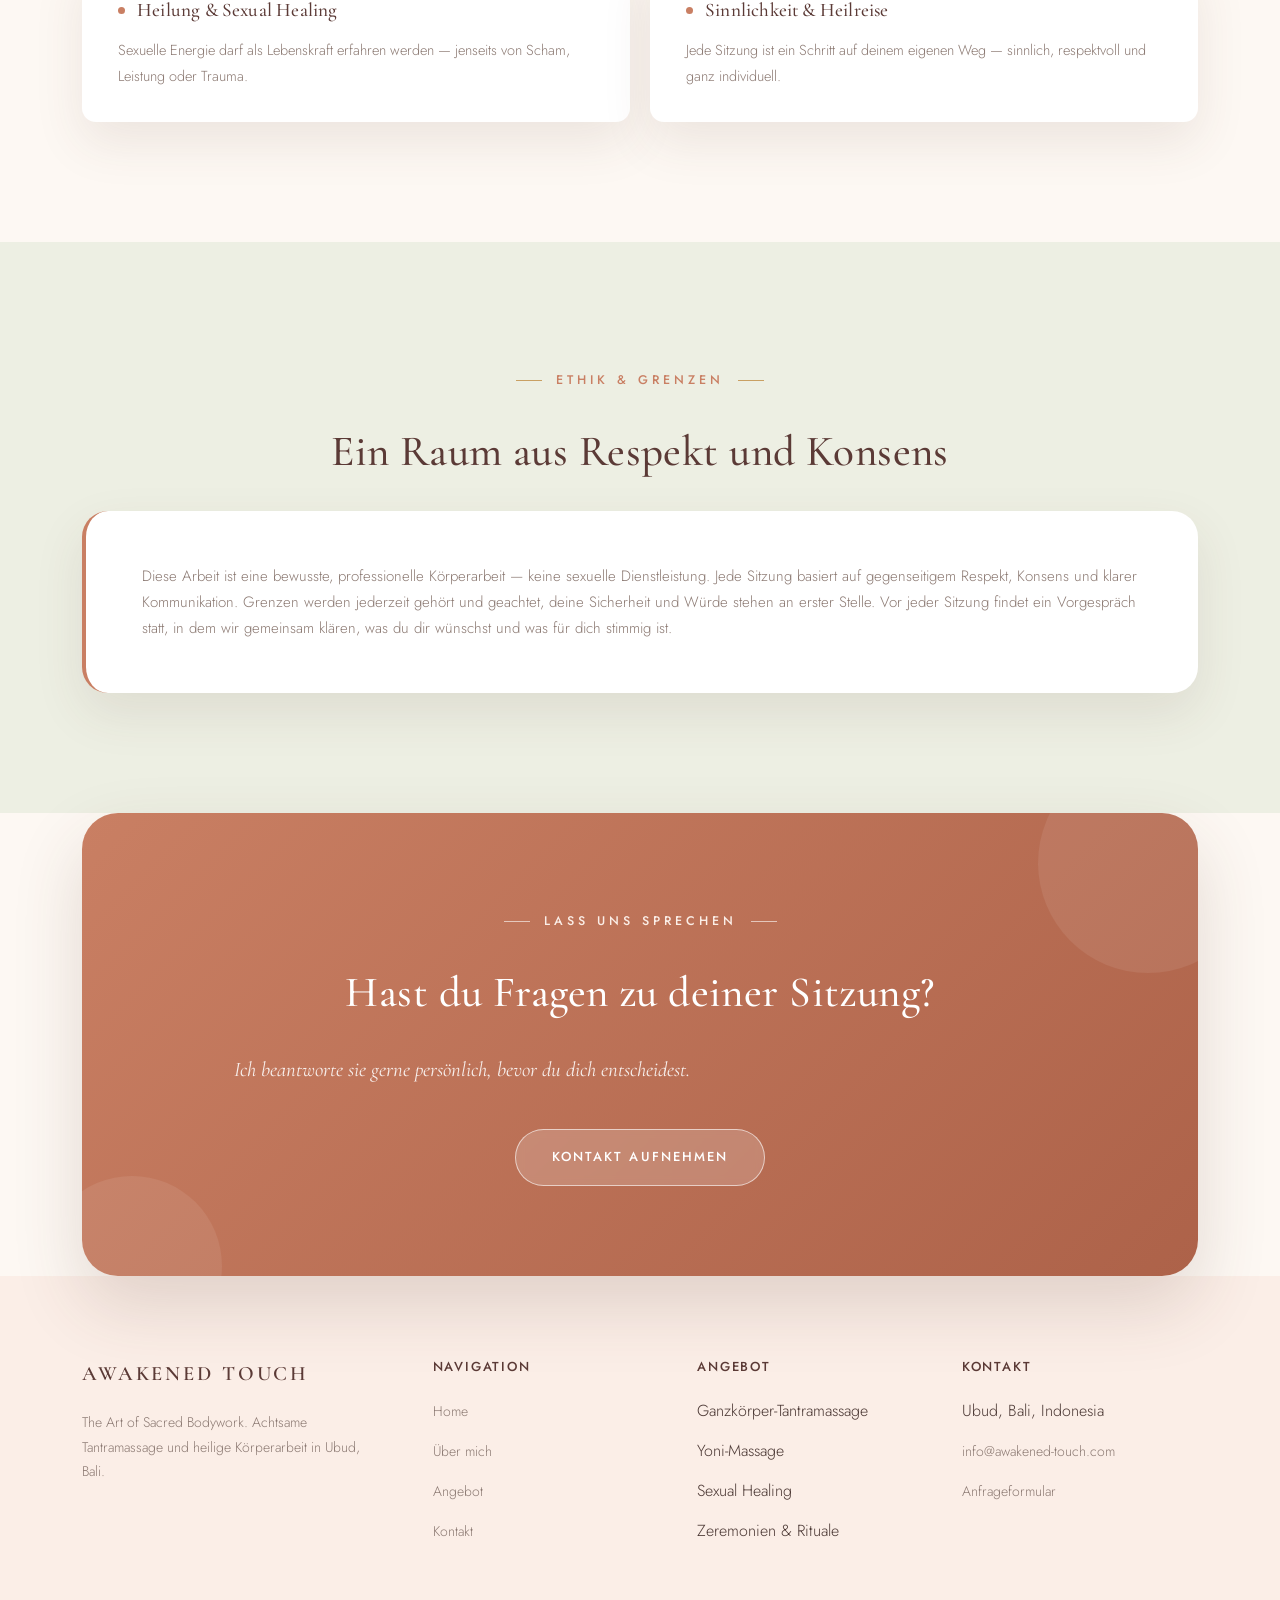
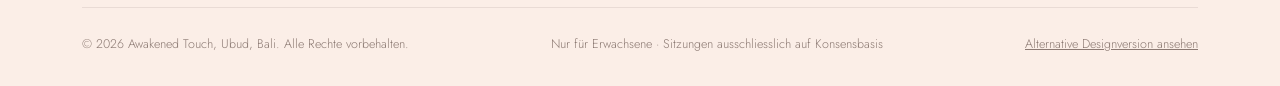
<file: ueber-mich.html>
<!DOCTYPE html>
<html lang="de" data-lang="de">
<head>
<meta charset="UTF-8">
<meta name="viewport" content="width=device-width, initial-scale=1.0">
<title>Über mich — Awakened Touch, Ubud, Bali</title>
<meta name="description" content="Ausgebildet in Bern, Schweiz — zu Hause auf Bali. Lerne die Haltung und Philosophie hinter Awakened Touch kennen.">
<link rel="icon" type="image/svg+xml" href="favicon.svg">
<link rel="preconnect" href="https://fonts.googleapis.com">
<link rel="stylesheet" href="css/style.css">
</head>
<body>

<header class="site-header">
  <div class="header-inner">
    <a href="index.html" class="logo">
      <span class="logo-mark"><img src="favicon.svg" alt=""></span>
      <span>
        <span class="logo-text">AWAKENED TOUCH</span>
        <span class="logo-sub">Sacred Bodywork · Ubud, Bali</span>
      </span>
    </a>
    <nav class="main-nav" id="main-nav">
      <a href="index.html" class="nav-link">Home</a>
      <a href="ueber-mich.html" class="nav-link active"><span class="i18n-de">Über mich</span><span class="i18n-en">About</span></a>
      <a href="angebot.html" class="nav-link"><span class="i18n-de">Angebot</span><span class="i18n-en">Offerings</span></a>
      <a href="kontakt.html" class="nav-link nav-cta"><span class="i18n-de">Kontakt</span><span class="i18n-en">Contact</span></a>
    </nav>
    <div class="nav-actions">
      <button class="lang-toggle" aria-label="Language">
        <span class="lang-opt" data-lang="de">DE</span><span>/</span><span class="lang-opt" data-lang="en">EN</span>
      </button>
      <button class="nav-burger" id="nav-burger" aria-label="Menu"><span></span><span></span><span></span></button>
    </div>
  </div>
</header>

<!-- PAGE HERO -->
<section class="hero page-hero">
  <div class="container hero-grid">
    <div>
      <div class="hero-eyebrow"><span class="i18n-de">Über mich</span><span class="i18n-en">About Me</span></div>
      <h1 class="i18n-de">Meine Haltung, mein Weg</h1>
      <h1 class="i18n-en">My Path, My Practice</h1>
      <p class="hero-sub i18n-de">Zwischen den Bergen der Schweiz und dem Herzen Balis — die Geschichte hinter Awakened Touch.</p>
      <p class="hero-sub i18n-en">Between the mountains of Switzerland and the heart of Bali — the story behind Awakened Touch.</p>
    </div>
    <div class="hero-media reveal">
      <img src="images/portrait.jpg" alt="Portrait des Gründers von Awakened Touch">
    </div>
  </div>
</section>

<!-- BIO -->
<section class="section">
  <div class="container">
    <div class="split reveal">
      <div class="split-text">
        <div class="eyebrow"><span class="i18n-de">Wer ich bin</span><span class="i18n-en">Who I Am</span></div>
        <h2 class="i18n-de">Struktur trifft Hingabe</h2>
        <h2 class="i18n-en">Structure Meets Devotion</h2>
        <div class="divider-dot"><span></span></div>
        <p class="i18n-de">Meine Ausbildung zum Tantramasseur habe ich in Bern, Schweiz, absolviert — mit grosser Sorgfalt, Tiefe und Respekt vor dieser jahrtausendealten Kunst. Seither bilde ich mich laufend weiter, um meine Arbeit auf einem fundierten, professionellen Fundament zu halten.</p>
        <p class="i18n-en">I completed my training as a tantra masseur in Bern, Switzerland, with great care, depth and respect for this ancient art. Since then, I continue my education regularly to keep my practice grounded and professional.</p>
        <p class="i18n-de">Heute lebe und arbeite ich in Ubud, Bali — einem Ort, der von Ritual, Natur und spiritueller Tiefe durchdrungen ist. Die balinesische Lebensweise prägt meine Arbeit ebenso wie meine Schweizer Ausbildung: Struktur und Hingabe, Präzision und Herz.</p>
        <p class="i18n-en">Today I live and work in Ubud, Bali — a place infused with ritual, nature and spiritual depth. The Balinese way of life shapes my work just as much as my Swiss training does: structure and devotion, precision and heart.</p>
        <p class="i18n-de">Meine Arbeit ist eine Einladung: still zu werden, dem eigenen Körper zu vertrauen und Berührung ohne Erwartung zu erfahren.</p>
        <p class="i18n-en">My work is an invitation: to become still, to trust your own body, and to experience touch without expectation.</p>
        <div class="bio-signature">Awakened Touch</div>
        <div class="bio-meta">
          <div class="bm-item"><strong>Bern, CH</strong><span class="i18n-de">Ausbildung & Weiterbildung</span><span class="i18n-en">Training & Continuing Education</span></div>
          <div class="bm-item"><strong>Ubud, Bali</strong><span class="i18n-de">Praxisort</span><span class="i18n-en">Practice Location</span></div>
          <div class="bm-item"><strong>1:1</strong><span class="i18n-de">Individuelle Sitzungen</span><span class="i18n-en">Individual Sessions</span></div>
        </div>
      </div>
      <div class="split-media">
        <div class="accent-circle"></div>
        <img src="images/orchid-stone-bowl.jpg" alt="Orchideen in einer Steinschale — Symbol für Ritual und Achtsamkeit">
      </div>
    </div>
  </div>
</section>

<!-- PHILOSOPHY -->
<section class="section section-blush">
  <div class="container">
    <div class="split reverse reveal">
      <div class="split-text">
        <div class="eyebrow"><span class="i18n-de">Philosophie</span><span class="i18n-en">Philosophy</span></div>
        <h2 class="i18n-de">Absichtslose Berührung als Kunst</h2>
        <h2 class="i18n-en">Touch Without Intention as an Art</h2>
        <div class="divider-dot"><span></span></div>
        <p class="i18n-de">In unserem Alltag ist Berührung fast immer zielgerichtet: schnell, funktional, mit einem Zweck. In meiner Arbeit lade ich dich ein, genau das loszulassen. Absichtslose Berührung bedeutet, dass keine Stelle deines Körpers „bearbeitet" werden muss — sie darf einfach gespürt werden.</p>
        <p class="i18n-en">In everyday life, touch is almost always goal-oriented: quick, functional, purposeful. In my work, I invite you to let go of exactly that. Touch without intention means no part of your body needs to be “worked on” — it is simply allowed to be felt.</p>
        <p class="i18n-de">Aus dieser Freiheit heraus entsteht oft das, was am meisten heilt: echte Entspannung, tiefe Ruhe und ein Gefühl von Sicherheit, in dem sich Körper und Gefühl neu ordnen dürfen.</p>
        <p class="i18n-en">From this freedom often arises what heals the most: genuine relaxation, deep stillness, and a sense of safety in which body and emotion can find a new order.</p>
      </div>
      <div class="split-media">
        <div class="accent-circle"></div>
        <img src="images/shoulder-glow.jpg" alt="Sanft beleuchtete Schulter im Licht">
      </div>
    </div>
  </div>
</section>

<!-- VALUES DETAIL -->
<section class="section">
  <div class="container center reveal">
    <div class="eyebrow"><span class="i18n-de">Meine Grundwerte</span><span class="i18n-en">Core Values</span></div>
    <h2 class="i18n-de">Was jede Begegnung trägt</h2>
    <h2 class="i18n-en">What Carries Every Encounter</h2>
  </div>
  <div class="container">
    <div class="value-rows reveal">
      <div class="value-row">
        <h3><span class="dot"></span><span class="i18n-de">Achtsamkeit & Präsenz</span><span class="i18n-en">Mindfulness & Presence</span></h3>
        <p class="i18n-de">Ich begegne dir mit ungeteilter Aufmerksamkeit — ohne Ablenkung, ohne Agenda, ganz im Moment.</p>
        <p class="i18n-en">I meet you with undivided attention — no distraction, no agenda, fully in the moment.</p>
      </div>
      <div class="value-row">
        <h3><span class="dot"></span><span class="i18n-de">Ruhe & Sicherheit</span><span class="i18n-en">Stillness & Safety</span></h3>
        <p class="i18n-de">Ein geschützter Raum ist die Voraussetzung für echte Öffnung. Dein Tempo bestimmt den Weg.</p>
        <p class="i18n-en">A protected space is the foundation for real opening. Your pace sets the path.</p>
      </div>
      <div class="value-row">
        <h3><span class="dot"></span><span class="i18n-de">Heilung & Sexual Healing</span><span class="i18n-en">Healing & Sexual Healing</span></h3>
        <p class="i18n-de">Sexuelle Energie darf als Lebenskraft erfahren werden — jenseits von Scham, Leistung oder Trauma.</p>
        <p class="i18n-en">Sexual energy may be experienced as life force — beyond shame, performance or trauma.</p>
      </div>
      <div class="value-row">
        <h3><span class="dot"></span><span class="i18n-de">Sinnlichkeit & Heilreise</span><span class="i18n-en">Sensuality & Healing Journey</span></h3>
        <p class="i18n-de">Jede Sitzung ist ein Schritt auf deinem eigenen Weg — sinnlich, respektvoll und ganz individuell.</p>
        <p class="i18n-en">Every session is a step on your own path — sensual, respectful and entirely individual.</p>
      </div>
    </div>
  </div>
</section>

<!-- ETHICS -->
<section class="section section-sage">
  <div class="container">
    <div class="center reveal" style="margin-bottom:0;">
      <div class="eyebrow"><span class="i18n-de">Ethik & Grenzen</span><span class="i18n-en">Ethics & Boundaries</span></div>
      <h2 class="i18n-de">Ein Raum aus Respekt und Konsens</h2>
      <h2 class="i18n-en">A Space Built on Respect and Consent</h2>
    </div>
    <div class="ethics-card reveal">
      <p class="i18n-de">Diese Arbeit ist eine bewusste, professionelle Körperarbeit — keine sexuelle Dienstleistung. Jede Sitzung basiert auf gegenseitigem Respekt, Konsens und klarer Kommunikation. Grenzen werden jederzeit gehört und geachtet, deine Sicherheit und Würde stehen an erster Stelle. Vor jeder Sitzung findet ein Vorgespräch statt, in dem wir gemeinsam klären, was du dir wünschst und was für dich stimmig ist.</p>
      <p class="i18n-en" style="margin-bottom:0;">This work is conscious, professional bodywork — not a sexual service. Every session is based on mutual respect, consent and clear communication. Boundaries are heard and honoured at all times; your safety and dignity always come first. Every session begins with a conversation in which we clarify together what you wish for and what feels right for you.</p>
    </div>
  </div>
</section>

<!-- CTA -->
<section class="cta-band section-tight">
  <div class="cta-inner">
    <div class="cta-card reveal">
      <div class="eyebrow"><span class="i18n-de">Lass uns sprechen</span><span class="i18n-en">Let's Talk</span></div>
      <h2 class="i18n-de">Hast du Fragen zu deiner Sitzung?</h2>
      <h2 class="i18n-en">Questions About Your Session?</h2>
      <p class="lede i18n-de">Ich beantworte sie gerne persönlich, bevor du dich entscheidest.</p>
      <p class="lede i18n-en">I'm happy to answer them personally before you decide.</p>
      <a href="kontakt.html" class="btn btn-outline-light" style="margin-top:16px;"><span class="i18n-de">Kontakt aufnehmen</span><span class="i18n-en">Get in Touch</span></a>
    </div>
  </div>
</section>

<footer class="site-footer">
  <div class="container">
    <div class="footer-top">
      <div class="footer-brand">
        <span class="logo-text">AWAKENED TOUCH</span>
        <p class="i18n-de">The Art of Sacred Bodywork. Achtsame Tantramassage und heilige Körperarbeit in Ubud, Bali.</p>
        <p class="i18n-en">The Art of Sacred Bodywork. Mindful tantra massage and sacred bodywork in Ubud, Bali.</p>
      </div>
      <div class="footer-col">
        <h4 class="i18n-de">Navigation</h4><h4 class="i18n-en">Navigation</h4>
        <ul>
          <li><a href="index.html">Home</a></li>
          <li><a href="ueber-mich.html"><span class="i18n-de">Über mich</span><span class="i18n-en">About</span></a></li>
          <li><a href="angebot.html"><span class="i18n-de">Angebot</span><span class="i18n-en">Offerings</span></a></li>
          <li><a href="kontakt.html"><span class="i18n-de">Kontakt</span><span class="i18n-en">Contact</span></a></li>
        </ul>
      </div>
      <div class="footer-col">
        <h4 class="i18n-de">Angebot</h4><h4 class="i18n-en">Offerings</h4>
        <ul>
          <li class="i18n-de">Ganzkörper-Tantramassage</li><li class="i18n-en">Full-Body Tantra Massage</li>
          <li>Yoni-Massage</li>
          <li class="i18n-de">Sexual Healing</li><li class="i18n-en">Sexual Healing</li>
          <li class="i18n-de">Zeremonien & Rituale</li><li class="i18n-en">Ceremonies & Rituals</li>
        </ul>
      </div>
      <div class="footer-col">
        <h4 class="i18n-de">Kontakt</h4><h4 class="i18n-en">Contact</h4>
        <ul>
          <li>Ubud, Bali, Indonesia</li>
          <li><a href="mailto:info@awakened-touch.com">info@awakened-touch.com</a></li>
          <li><a href="kontakt.html"><span class="i18n-de">Anfrageformular</span><span class="i18n-en">Inquiry Form</span></a></li>
        </ul>
      </div>
    </div>
    <div class="footer-bottom">
      <span>&copy; 2026 Awakened Touch, Ubud, Bali.<span class="i18n-de"> Alle Rechte vorbehalten.</span><span class="i18n-en"> All rights reserved.</span></span>
      <span class="i18n-de">Nur für Erwachsene · Sitzungen ausschliesslich auf Konsensbasis</span>
      <span class="i18n-en">For adults only · Sessions strictly consent-based</span>
      <a href="v1/index.html" style="text-decoration:underline;"><span class="i18n-de">Alternative Designversion ansehen</span><span class="i18n-en">View alternative design version</span></a>
    </div>
  </div>
</footer>

<script src="js/script.js"></script>
</body>
</html>
</file>
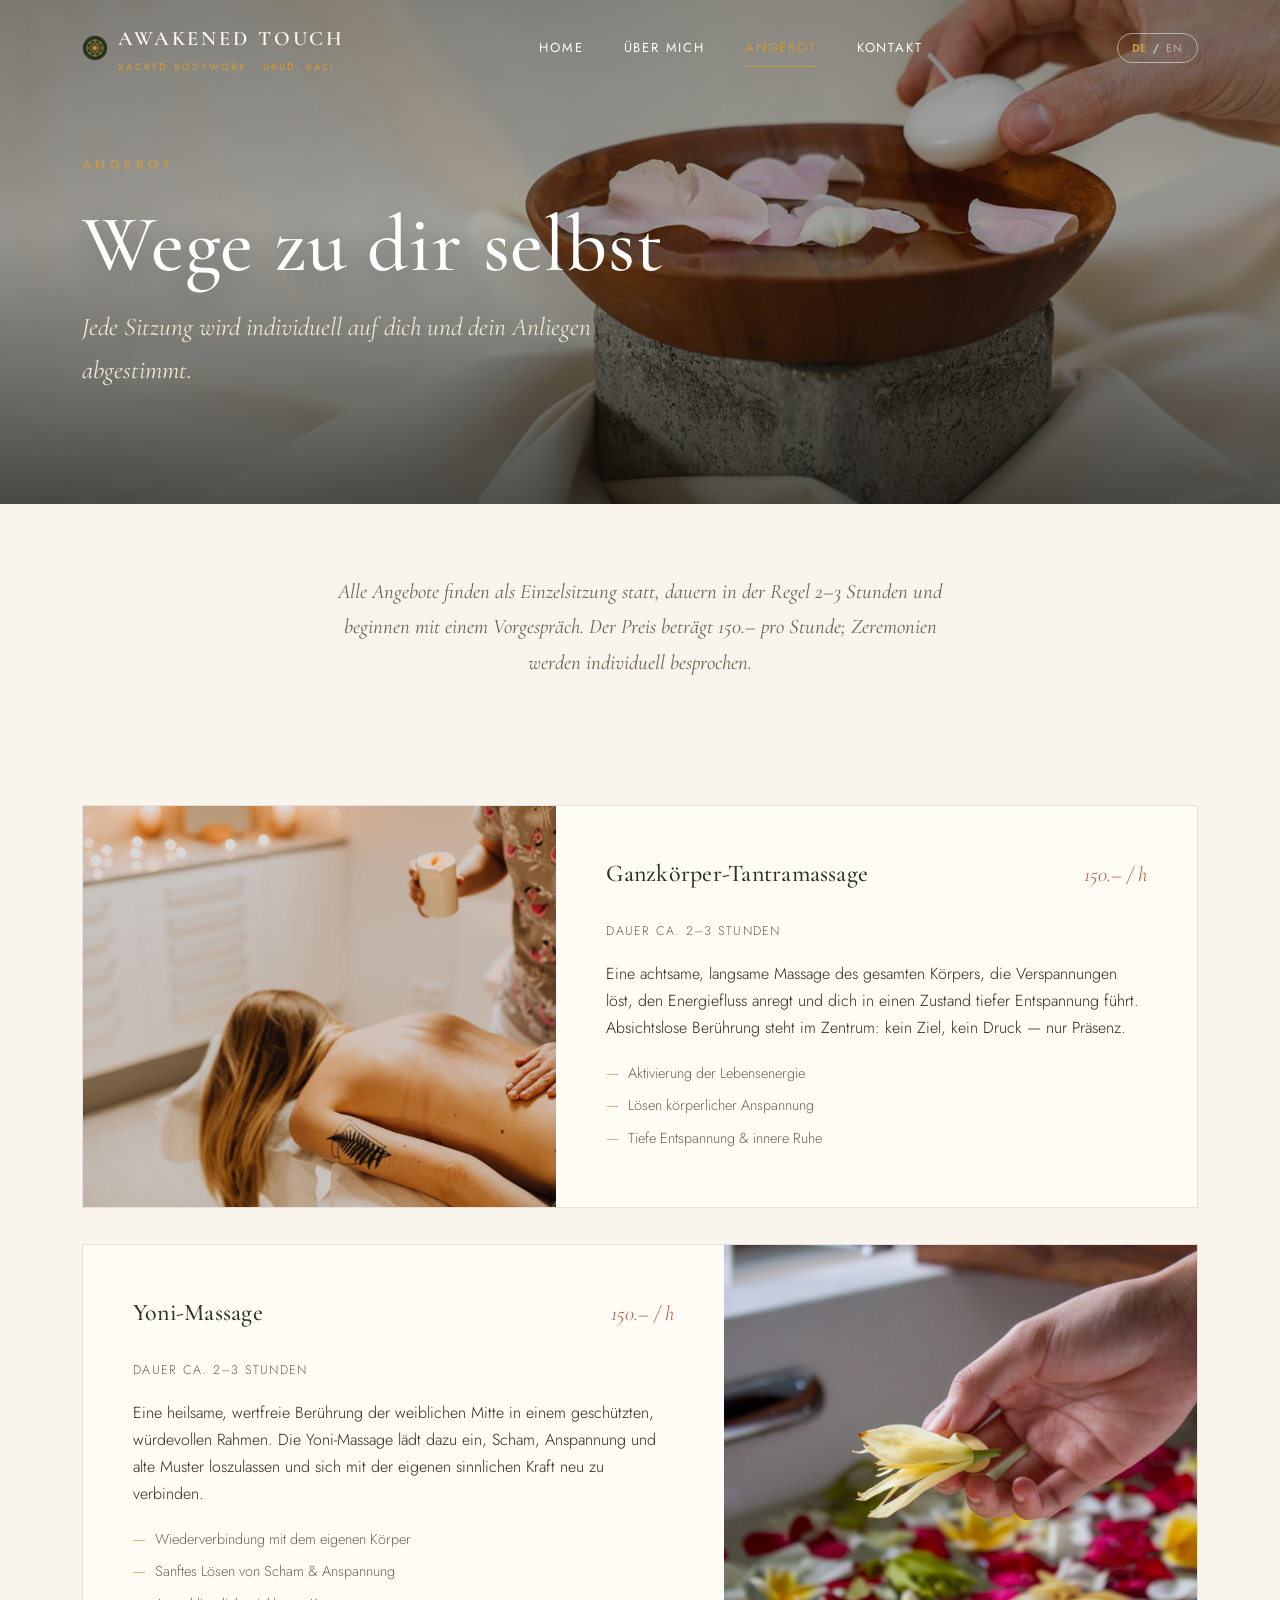
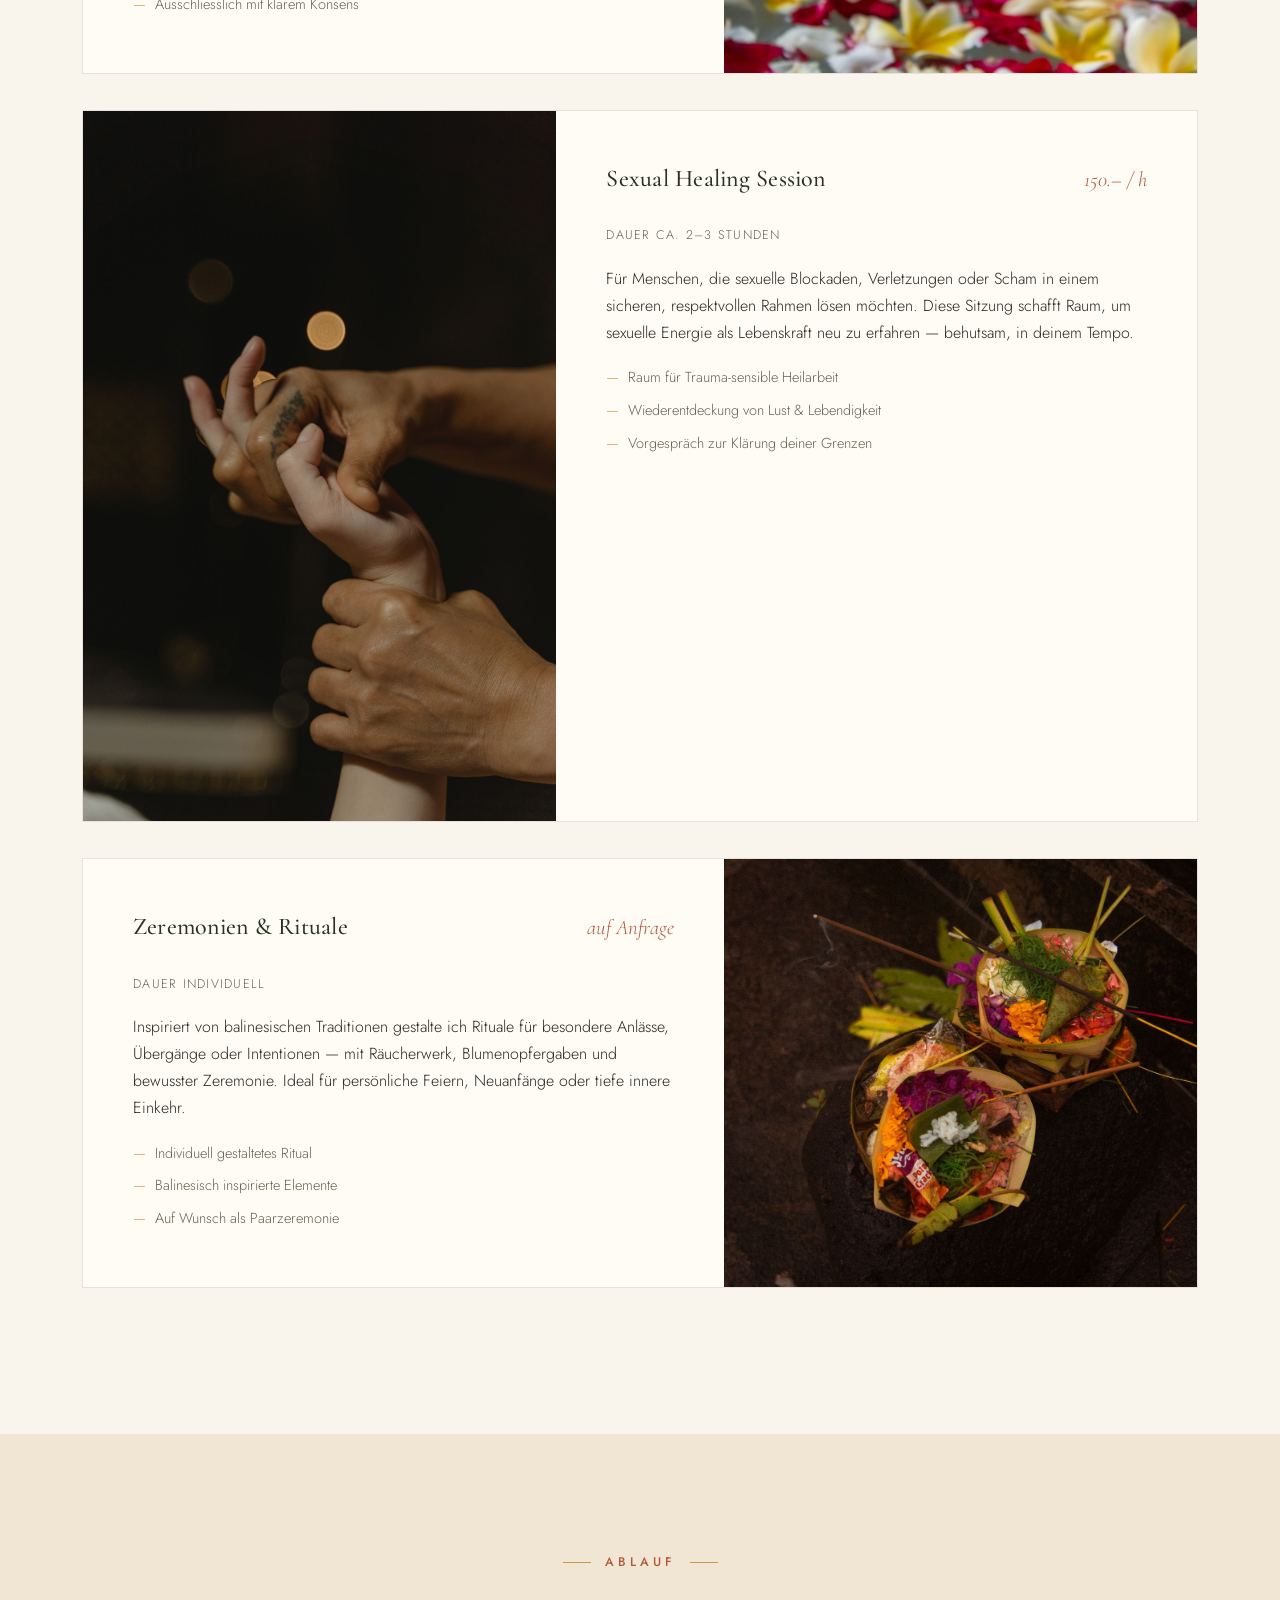
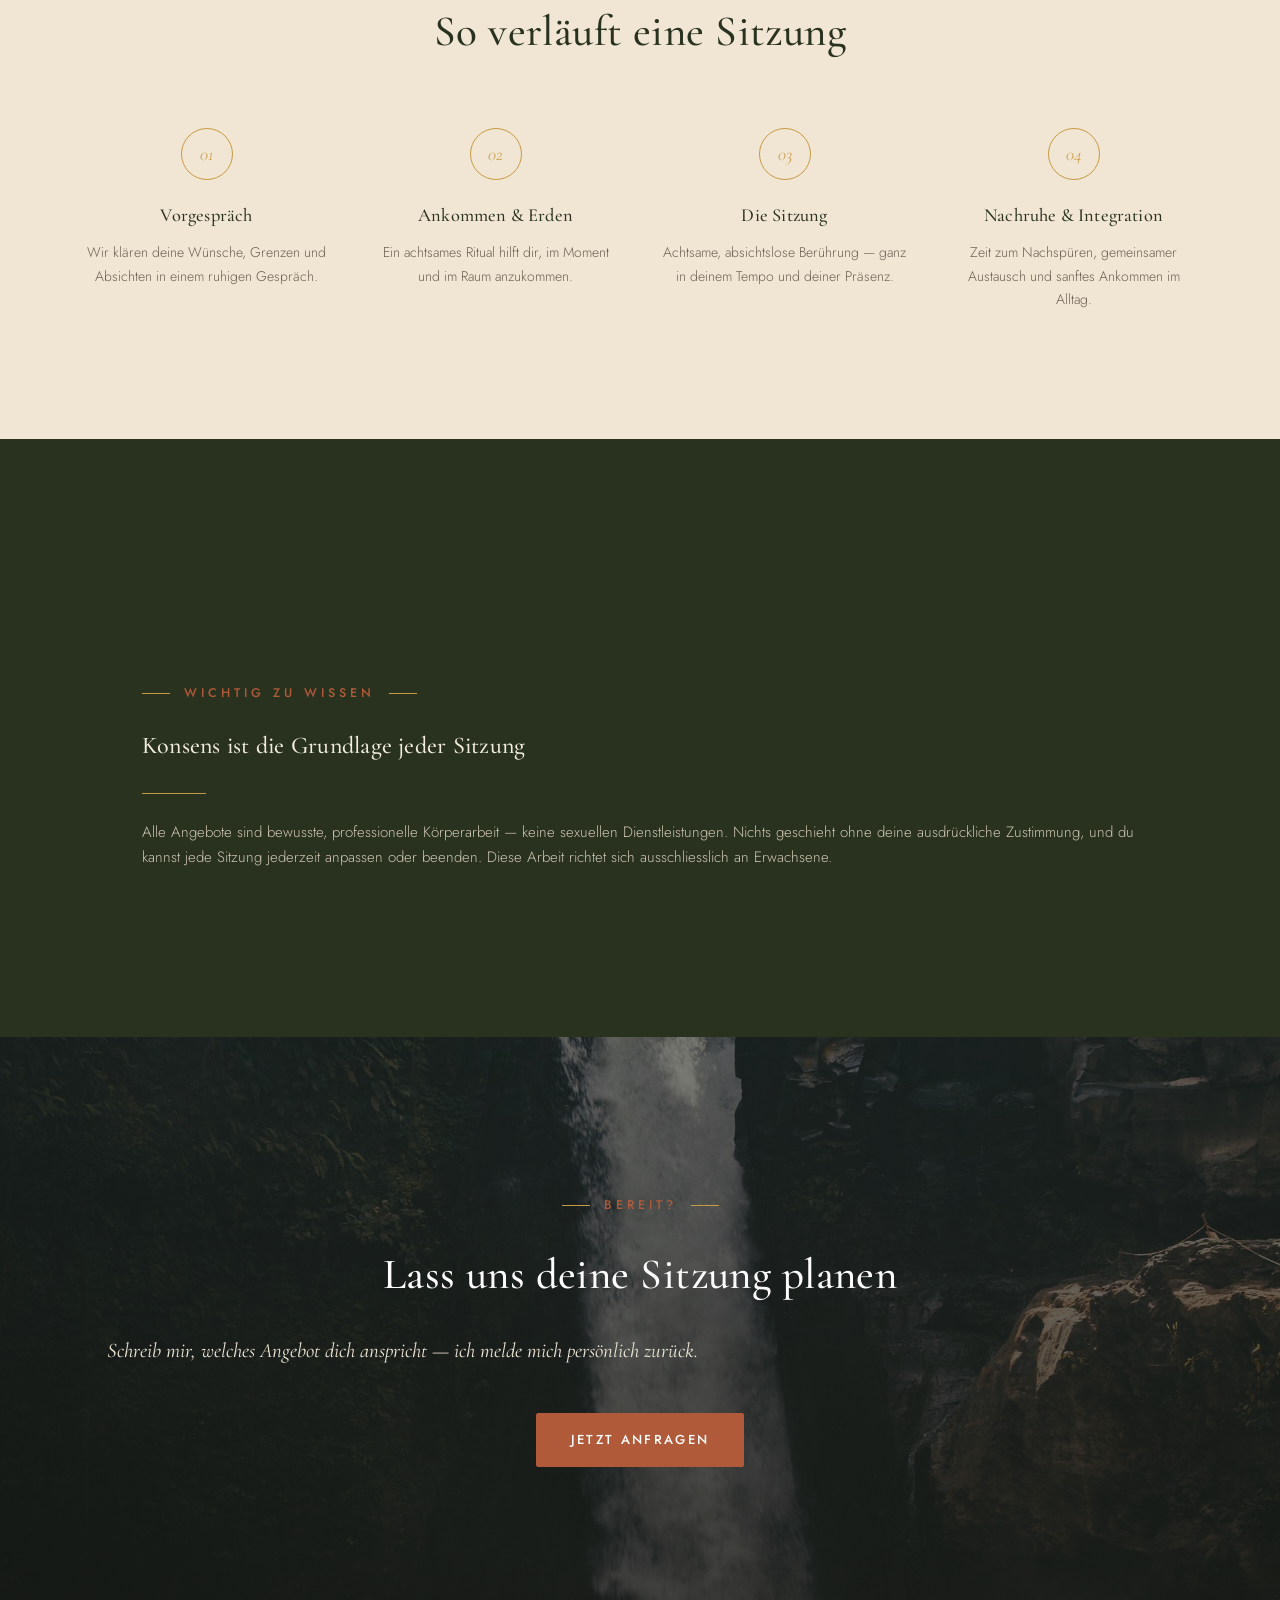
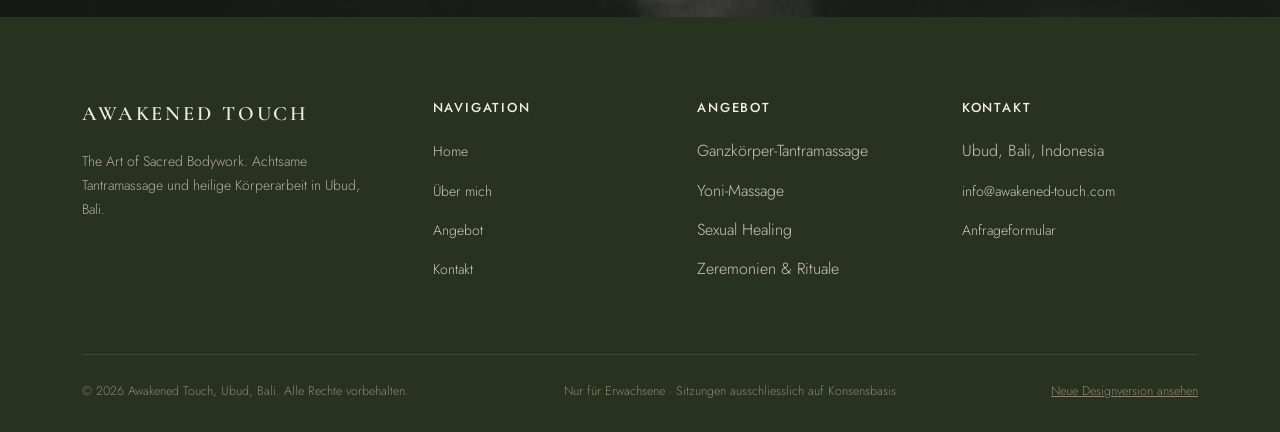
<file: v1/angebot.html>
<!DOCTYPE html>
<html lang="de" data-lang="de">
<head>
<meta charset="UTF-8">
<meta name="viewport" content="width=device-width, initial-scale=1.0">
<title>Angebot — Awakened Touch, Ubud, Bali</title>
<meta name="description" content="Ganzkörper-Tantramassage, Yoni-Massage, Sexual Healing Sessions und Zeremonien in Ubud, Bali. Dauer 2–3 Stunden, ab 150.– pro Stunde.">
<link rel="icon" type="image/svg+xml" href="favicon.svg">
<link rel="preconnect" href="https://fonts.googleapis.com">
<link rel="stylesheet" href="css/style.css">
</head>
<body>

<header class="site-header">
  <div class="header-inner">
    <a href="index.html" class="logo">
      <span class="logo-mark"><img src="favicon.svg" alt=""></span>
      <span>
        <span class="logo-text">AWAKENED TOUCH</span>
        <span class="logo-sub">Sacred Bodywork · Ubud, Bali</span>
      </span>
    </a>
    <nav class="main-nav" id="main-nav">
      <a href="index.html" class="nav-link">Home</a>
      <a href="ueber-mich.html" class="nav-link"><span class="i18n-de">Über mich</span><span class="i18n-en">About</span></a>
      <a href="angebot.html" class="nav-link active"><span class="i18n-de">Angebot</span><span class="i18n-en">Offerings</span></a>
      <a href="kontakt.html" class="nav-link nav-cta"><span class="i18n-de">Kontakt</span><span class="i18n-en">Contact</span></a>
    </nav>
    <div class="nav-actions">
      <button class="lang-toggle" aria-label="Language">
        <span class="lang-opt" data-lang="de">DE</span><span>/</span><span class="lang-opt" data-lang="en">EN</span>
      </button>
      <button class="nav-burger" id="nav-burger" aria-label="Menu"><span></span><span></span><span></span></button>
    </div>
  </div>
</header>

<!-- PAGE HERO -->
<section class="hero page-hero">
  <div class="hero-bg" style="background-image:url('images/candle-petals-bowl.jpg');"></div>
  <div class="hero-inner">
    <div class="hero-eyebrow"><span class="i18n-de">Angebot</span><span class="i18n-en">Offerings</span></div>
    <h1 class="i18n-de">Wege zu dir selbst</h1>
    <h1 class="i18n-en">Paths Back to Yourself</h1>
    <p class="hero-sub i18n-de">Jede Sitzung wird individuell auf dich und dein Anliegen abgestimmt.</p>
    <p class="hero-sub i18n-en">Every session is individually tailored to you and your needs.</p>
  </div>
</section>

<!-- INTRO NOTE -->
<section class="section-tight">
  <div class="container center reveal">
    <p class="lede i18n-de">Alle Angebote finden als Einzelsitzung statt, dauern in der Regel 2–3 Stunden und beginnen mit einem Vorgespräch. Der Preis beträgt 150.– pro Stunde; Zeremonien werden individuell besprochen.</p>
    <p class="lede i18n-en">All offerings take place as individual sessions, typically last 2–3 hours, and begin with a preliminary conversation. The rate is 150.– per hour; ceremonies are discussed individually.</p>
  </div>
</section>

<!-- OFFER DETAILS -->
<section class="section" style="padding-top:30px;">
  <div class="container">

    <div class="offer-detail reveal">
      <div class="od-img"><img src="images/massage-candlelight.jpg" alt="Ganzkörper-Tantramassage bei Kerzenlicht"></div>
      <div class="od-body">
        <div class="od-head">
          <h3 class="i18n-de">Ganzkörper-Tantramassage</h3><h3 class="i18n-en">Full-Body Tantra Massage</h3>
          <div class="od-price">150.– / h</div>
        </div>
        <div class="od-duration i18n-de">Dauer ca. 2–3 Stunden</div>
        <div class="od-duration i18n-en">Duration approx. 2–3 hours</div>
        <p class="i18n-de">Eine achtsame, langsame Massage des gesamten Körpers, die Verspannungen löst, den Energiefluss anregt und dich in einen Zustand tiefer Entspannung führt. Absichtslose Berührung steht im Zentrum: kein Ziel, kein Druck — nur Präsenz.</p>
        <p class="i18n-en">A mindful, slow massage of the whole body that releases tension, stimulates the flow of energy and guides you into deep relaxation. Touch without intention is at the centre — no goal, no pressure, only presence.</p>
        <ul class="od-points">
          <li class="i18n-de">Aktivierung der Lebensenergie</li><li class="i18n-en">Activation of life energy</li>
          <li class="i18n-de">Lösen körperlicher Anspannung</li><li class="i18n-en">Release of physical tension</li>
          <li class="i18n-de">Tiefe Entspannung & innere Ruhe</li><li class="i18n-en">Deep relaxation & inner stillness</li>
        </ul>
      </div>
    </div>

    <div class="offer-detail reverse reveal">
      <div class="od-img"><img src="images/flower-petals-hand.jpg" alt="Yoni-Massage — sanfte Blumenberührung"></div>
      <div class="od-body">
        <div class="od-head">
          <h3>Yoni-Massage</h3>
          <div class="od-price">150.– / h</div>
        </div>
        <div class="od-duration i18n-de">Dauer ca. 2–3 Stunden</div>
        <div class="od-duration i18n-en">Duration approx. 2–3 hours</div>
        <p class="i18n-de">Eine heilsame, wertfreie Berührung der weiblichen Mitte in einem geschützten, würdevollen Rahmen. Die Yoni-Massage lädt dazu ein, Scham, Anspannung und alte Muster loszulassen und sich mit der eigenen sinnlichen Kraft neu zu verbinden.</p>
        <p class="i18n-en">A healing, judgment-free touch of the feminine centre in a protected, dignified setting. The Yoni massage invites you to release shame, tension and old patterns, and to reconnect with your own sensual power.</p>
        <ul class="od-points">
          <li class="i18n-de">Wiederverbindung mit dem eigenen Körper</li><li class="i18n-en">Reconnection with your own body</li>
          <li class="i18n-de">Sanftes Lösen von Scham & Anspannung</li><li class="i18n-en">Gentle release of shame & tension</li>
          <li class="i18n-de">Ausschliesslich mit klarem Konsens</li><li class="i18n-en">Strictly consent-based</li>
        </ul>
      </div>
    </div>

    <div class="offer-detail reveal">
      <div class="od-img"><img src="images/hands-touch.jpg" alt="Sexual Healing Session — achtsame Handhaltung"></div>
      <div class="od-body">
        <div class="od-head">
          <h3 class="i18n-de">Sexual Healing Session</h3><h3 class="i18n-en">Sexual Healing Session</h3>
          <div class="od-price">150.– / h</div>
        </div>
        <div class="od-duration i18n-de">Dauer ca. 2–3 Stunden</div>
        <div class="od-duration i18n-en">Duration approx. 2–3 hours</div>
        <p class="i18n-de">Für Menschen, die sexuelle Blockaden, Verletzungen oder Scham in einem sicheren, respektvollen Rahmen lösen möchten. Diese Sitzung schafft Raum, um sexuelle Energie als Lebenskraft neu zu erfahren — behutsam, in deinem Tempo.</p>
        <p class="i18n-en">For those who wish to release sexual blockages, past hurt or shame in a safe, respectful setting. This session creates space to experience sexual energy anew as life force — gently, at your own pace.</p>
        <ul class="od-points">
          <li class="i18n-de">Raum für Trauma-sensible Heilarbeit</li><li class="i18n-en">Space for trauma-sensitive healing work</li>
          <li class="i18n-de">Wiederentdeckung von Lust & Lebendigkeit</li><li class="i18n-en">Rediscovery of pleasure & aliveness</li>
          <li class="i18n-de">Vorgespräch zur Klärung deiner Grenzen</li><li class="i18n-en">Preliminary talk to clarify your boundaries</li>
        </ul>
      </div>
    </div>

    <div class="offer-detail reverse reveal">
      <div class="od-img"><img src="images/canang-offering.jpg" alt="Balinesische Zeremonie mit Blumenopfergaben"></div>
      <div class="od-body">
        <div class="od-head">
          <h3 class="i18n-de">Zeremonien & Rituale</h3><h3 class="i18n-en">Ceremonies & Rituals</h3>
          <div class="od-price i18n-de">auf Anfrage</div>
          <div class="od-price i18n-en">on request</div>
        </div>
        <div class="od-duration i18n-de">Dauer individuell</div>
        <div class="od-duration i18n-en">Duration individual</div>
        <p class="i18n-de">Inspiriert von balinesischen Traditionen gestalte ich Rituale für besondere Anlässe, Übergänge oder Intentionen — mit Räucherwerk, Blumenopfergaben und bewusster Zeremonie. Ideal für persönliche Feiern, Neuanfänge oder tiefe innere Einkehr.</p>
        <p class="i18n-en">Inspired by Balinese tradition, I design rituals for special occasions, transitions or intentions — with incense, flower offerings and conscious ceremony. Ideal for personal celebrations, new beginnings or deep inner reflection.</p>
        <ul class="od-points">
          <li class="i18n-de">Individuell gestaltetes Ritual</li><li class="i18n-en">Individually designed ritual</li>
          <li class="i18n-de">Balinesisch inspirierte Elemente</li><li class="i18n-en">Balinese-inspired elements</li>
          <li class="i18n-de">Auf Wunsch als Paarzeremonie</li><li class="i18n-en">Available as a couple's ceremony on request</li>
        </ul>
      </div>
    </div>

  </div>
</section>

<!-- PROCESS -->
<section class="section section-alt">
  <div class="container center reveal">
    <div class="eyebrow"><span class="i18n-de">Ablauf</span><span class="i18n-en">Process</span></div>
    <h2 class="i18n-de">So verläuft eine Sitzung</h2>
    <h2 class="i18n-en">How a Session Unfolds</h2>
  </div>
  <div class="container">
    <div class="steps reveal">
      <div class="step">
        <div class="step-num">01</div>
        <h3 class="i18n-de">Vorgespräch</h3><h3 class="i18n-en">Preliminary Talk</h3>
        <p class="i18n-de">Wir klären deine Wünsche, Grenzen und Absichten in einem ruhigen Gespräch.</p>
        <p class="i18n-en">We clarify your wishes, boundaries and intentions in a calm conversation.</p>
      </div>
      <div class="step">
        <div class="step-num">02</div>
        <h3 class="i18n-de">Ankommen & Erden</h3><h3 class="i18n-en">Arriving & Grounding</h3>
        <p class="i18n-de">Ein achtsames Ritual hilft dir, im Moment und im Raum anzukommen.</p>
        <p class="i18n-en">A mindful ritual helps you arrive fully in the moment and the space.</p>
      </div>
      <div class="step">
        <div class="step-num">03</div>
        <h3 class="i18n-de">Die Sitzung</h3><h3 class="i18n-en">The Session</h3>
        <p class="i18n-de">Achtsame, absichtslose Berührung — ganz in deinem Tempo und deiner Präsenz.</p>
        <p class="i18n-en">Mindful, intention-free touch — entirely at your own pace and presence.</p>
      </div>
      <div class="step">
        <div class="step-num">04</div>
        <h3 class="i18n-de">Nachruhe & Integration</h3><h3 class="i18n-en">Rest & Integration</h3>
        <p class="i18n-de">Zeit zum Nachspüren, gemeinsamer Austausch und sanftes Ankommen im Alltag.</p>
        <p class="i18n-en">Time to feel into the experience, share reflections and gently return to daily life.</p>
      </div>
    </div>
  </div>
</section>

<!-- ETHICS -->
<section class="section section-dark">
  <div class="container">
    <div class="ethics-box reveal">
      <div class="eyebrow"><span class="i18n-de">Wichtig zu wissen</span><span class="i18n-en">Important to Know</span></div>
      <h3 class="i18n-de">Konsens ist die Grundlage jeder Sitzung</h3>
      <h3 class="i18n-en">Consent Is the Foundation of Every Session</h3>
      <div class="divider"></div>
      <p class="i18n-de">Alle Angebote sind bewusste, professionelle Körperarbeit — keine sexuellen Dienstleistungen. Nichts geschieht ohne deine ausdrückliche Zustimmung, und du kannst jede Sitzung jederzeit anpassen oder beenden. Diese Arbeit richtet sich ausschliesslich an Erwachsene.</p>
      <p class="i18n-en">All offerings are conscious, professional bodywork — not sexual services. Nothing happens without your explicit consent, and you may adjust or end any session at any time. This work is intended for adults only.</p>
    </div>
  </div>
</section>

<!-- CTA -->
<section class="cta-band" style="background-image:url('images/waterfall-healing.jpg');">
  <div class="container cta-band-inner reveal">
    <div class="eyebrow"><span class="i18n-de">Bereit?</span><span class="i18n-en">Ready?</span></div>
    <h2 class="i18n-de">Lass uns deine Sitzung planen</h2>
    <h2 class="i18n-en">Let's Plan Your Session</h2>
    <p class="lede i18n-de">Schreib mir, welches Angebot dich anspricht — ich melde mich persönlich zurück.</p>
    <p class="lede i18n-en">Tell me which offering speaks to you — I will reply personally.</p>
    <a href="kontakt.html" class="btn btn-primary" style="margin-top:20px;"><span class="i18n-de">Jetzt anfragen</span><span class="i18n-en">Request Now</span></a>
  </div>
</section>

<footer class="site-footer">
  <div class="container">
    <div class="footer-top">
      <div class="footer-brand">
        <span class="logo-text">AWAKENED TOUCH</span>
        <p class="i18n-de">The Art of Sacred Bodywork. Achtsame Tantramassage und heilige Körperarbeit in Ubud, Bali.</p>
        <p class="i18n-en">The Art of Sacred Bodywork. Mindful tantra massage and sacred bodywork in Ubud, Bali.</p>
      </div>
      <div class="footer-col">
        <h4 class="i18n-de">Navigation</h4><h4 class="i18n-en">Navigation</h4>
        <ul>
          <li><a href="index.html">Home</a></li>
          <li><a href="ueber-mich.html"><span class="i18n-de">Über mich</span><span class="i18n-en">About</span></a></li>
          <li><a href="angebot.html"><span class="i18n-de">Angebot</span><span class="i18n-en">Offerings</span></a></li>
          <li><a href="kontakt.html"><span class="i18n-de">Kontakt</span><span class="i18n-en">Contact</span></a></li>
        </ul>
      </div>
      <div class="footer-col">
        <h4 class="i18n-de">Angebot</h4><h4 class="i18n-en">Offerings</h4>
        <ul>
          <li class="i18n-de">Ganzkörper-Tantramassage</li><li class="i18n-en">Full-Body Tantra Massage</li>
          <li>Yoni-Massage</li>
          <li class="i18n-de">Sexual Healing</li><li class="i18n-en">Sexual Healing</li>
          <li class="i18n-de">Zeremonien & Rituale</li><li class="i18n-en">Ceremonies & Rituals</li>
        </ul>
      </div>
      <div class="footer-col">
        <h4 class="i18n-de">Kontakt</h4><h4 class="i18n-en">Contact</h4>
        <ul>
          <li>Ubud, Bali, Indonesia</li>
          <li><a href="mailto:info@awakened-touch.com">info@awakened-touch.com</a></li>
          <li><a href="kontakt.html"><span class="i18n-de">Anfrageformular</span><span class="i18n-en">Inquiry Form</span></a></li>
        </ul>
      </div>
    </div>
    <div class="footer-bottom">
      <span>&copy; 2026 Awakened Touch, Ubud, Bali.<span class="i18n-de"> Alle Rechte vorbehalten.</span><span class="i18n-en"> All rights reserved.</span></span>
      <span class="i18n-de">Nur für Erwachsene · Sitzungen ausschliesslich auf Konsensbasis</span>
      <span class="i18n-en">For adults only · Sessions strictly consent-based</span>
      <a href="../index.html" style="text-decoration:underline;"><span class="i18n-de">Neue Designversion ansehen</span><span class="i18n-en">View new design version</span></a>
    </div>
  </div>
</footer>

<script src="js/script.js"></script>
</body>
</html>
</file>
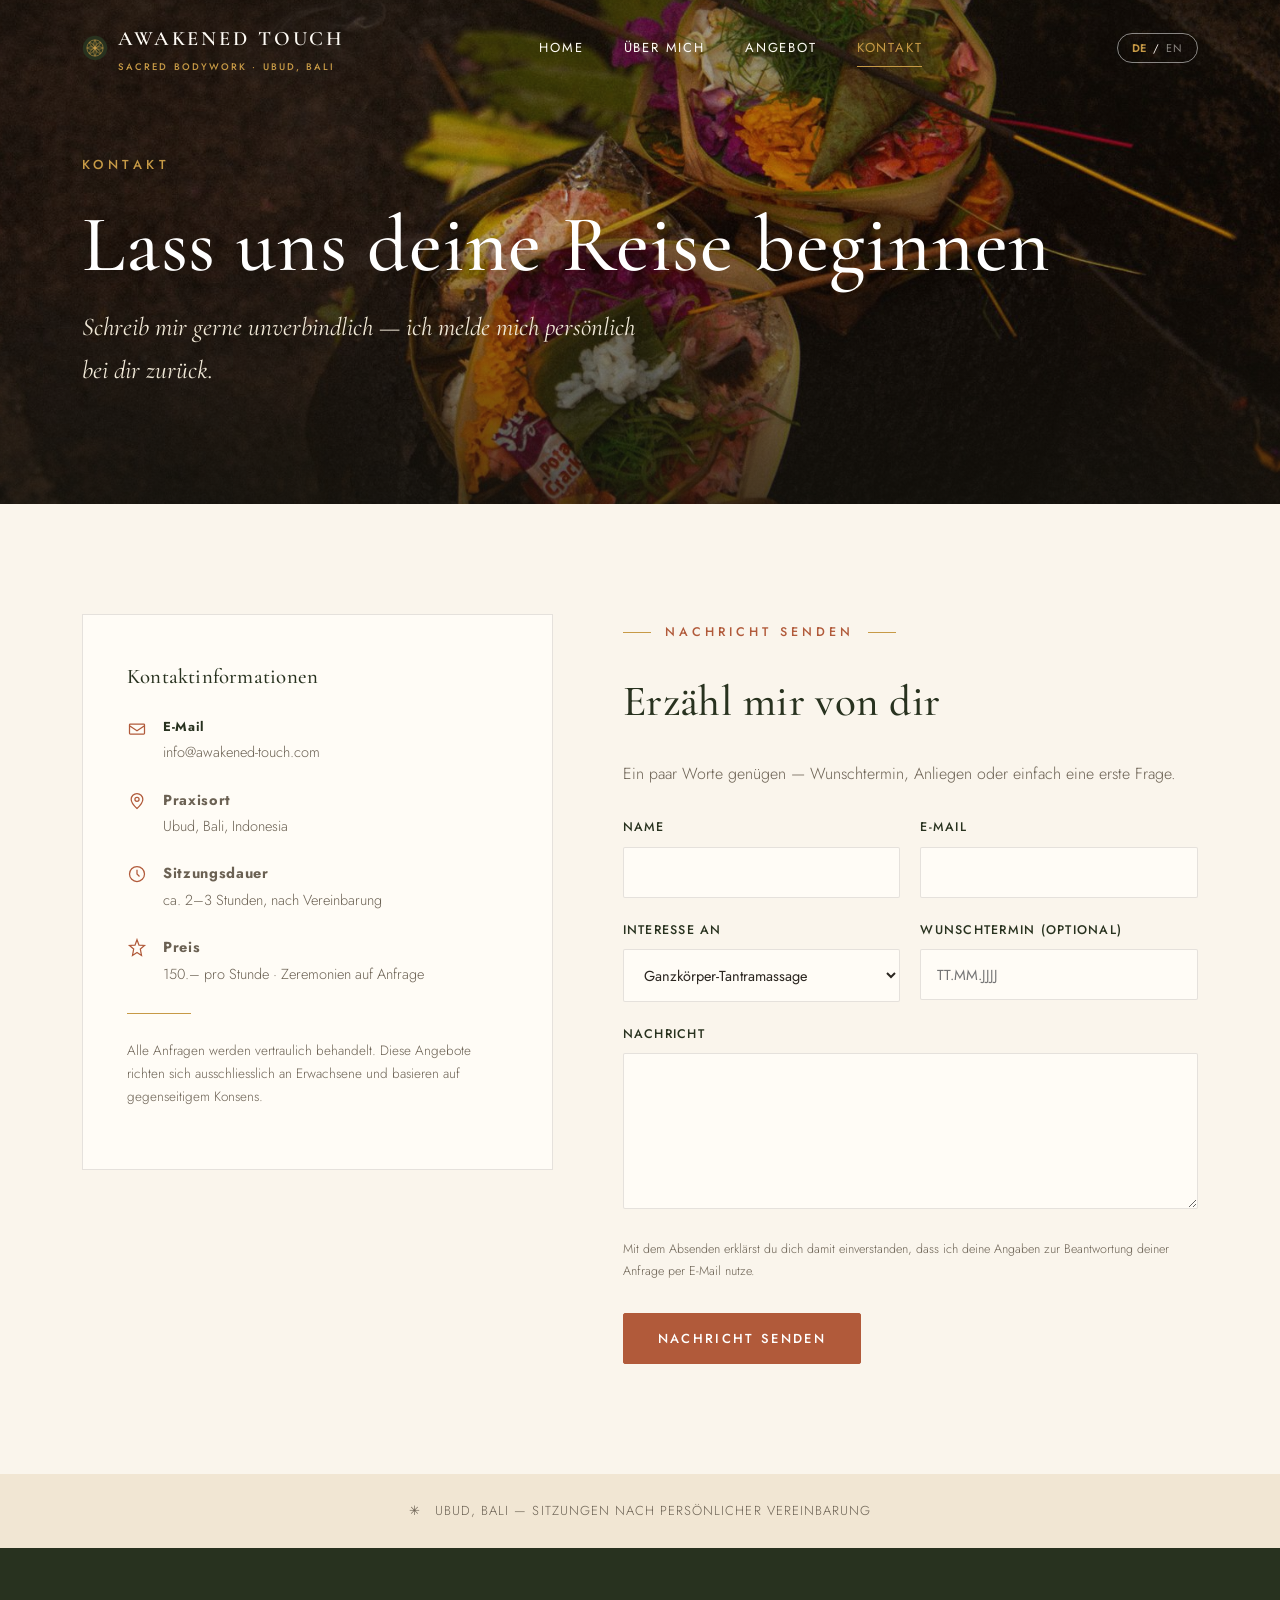
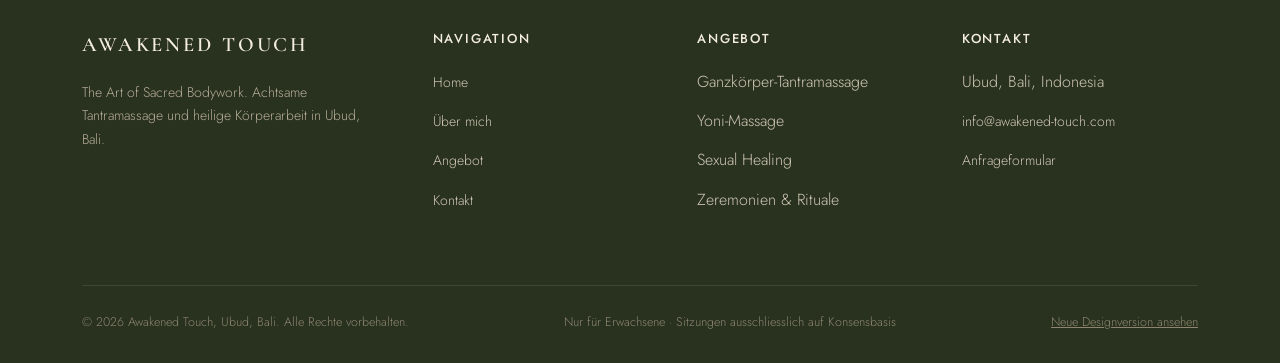
<file: v1/kontakt.html>
<!DOCTYPE html>
<html lang="de" data-lang="de">
<head>
<meta charset="UTF-8">
<meta name="viewport" content="width=device-width, initial-scale=1.0">
<title>Kontakt — Awakened Touch, Ubud, Bali</title>
<meta name="description" content="Kontaktiere Awakened Touch für deine Tantramassage, Yoni-Massage, Sexual Healing Session oder Zeremonie in Ubud, Bali.">
<link rel="icon" type="image/svg+xml" href="favicon.svg">
<link rel="preconnect" href="https://fonts.googleapis.com">
<link rel="stylesheet" href="css/style.css">
</head>
<body>

<header class="site-header">
  <div class="header-inner">
    <a href="index.html" class="logo">
      <span class="logo-mark"><img src="favicon.svg" alt=""></span>
      <span>
        <span class="logo-text">AWAKENED TOUCH</span>
        <span class="logo-sub">Sacred Bodywork · Ubud, Bali</span>
      </span>
    </a>
    <nav class="main-nav" id="main-nav">
      <a href="index.html" class="nav-link">Home</a>
      <a href="ueber-mich.html" class="nav-link"><span class="i18n-de">Über mich</span><span class="i18n-en">About</span></a>
      <a href="angebot.html" class="nav-link"><span class="i18n-de">Angebot</span><span class="i18n-en">Offerings</span></a>
      <a href="kontakt.html" class="nav-link nav-cta active"><span class="i18n-de">Kontakt</span><span class="i18n-en">Contact</span></a>
    </nav>
    <div class="nav-actions">
      <button class="lang-toggle" aria-label="Language">
        <span class="lang-opt" data-lang="de">DE</span><span>/</span><span class="lang-opt" data-lang="en">EN</span>
      </button>
      <button class="nav-burger" id="nav-burger" aria-label="Menu"><span></span><span></span><span></span></button>
    </div>
  </div>
</header>

<!-- PAGE HERO -->
<section class="hero page-hero">
  <div class="hero-bg" style="background-image:url('images/canang-offering.jpg');"></div>
  <div class="hero-inner">
    <div class="hero-eyebrow"><span class="i18n-de">Kontakt</span><span class="i18n-en">Contact</span></div>
    <h1 class="i18n-de">Lass uns deine Reise beginnen</h1>
    <h1 class="i18n-en">Let's Begin Your Journey</h1>
    <p class="hero-sub i18n-de">Schreib mir gerne unverbindlich — ich melde mich persönlich bei dir zurück.</p>
    <p class="hero-sub i18n-en">Feel free to reach out without obligation — I will reply to you personally.</p>
  </div>
</section>

<!-- CONTACT -->
<section class="section">
  <div class="container">
    <div class="contact-wrap">

      <div class="contact-info-card reveal">
        <h3 class="i18n-de">Kontaktinformationen</h3><h3 class="i18n-en">Contact Information</h3>

        <div class="info-line">
          <svg class="ic" viewBox="0 0 24 24" fill="none" stroke="currentColor" stroke-width="1.5"><path d="M3 8l9 6 9-6M4 6h16a1 1 0 011 1v10a1 1 0 01-1 1H4a1 1 0 01-1-1V7a1 1 0 011-1z"/></svg>
          <div>
            <strong>E-Mail</strong>
            <a href="mailto:info@awakened-touch.com">info@awakened-touch.com</a>
          </div>
        </div>

        <div class="info-line">
          <svg class="ic" viewBox="0 0 24 24" fill="none" stroke="currentColor" stroke-width="1.5"><path d="M12 21s-7-6.1-7-11a7 7 0 0114 0c0 4.9-7 11-7 11z"/><circle cx="12" cy="10" r="2.5"/></svg>
          <div>
            <strong><span class="i18n-de">Praxisort</span><span class="i18n-en">Location</span></strong>
            <span>Ubud, Bali, Indonesia</span>
          </div>
        </div>

        <div class="info-line">
          <svg class="ic" viewBox="0 0 24 24" fill="none" stroke="currentColor" stroke-width="1.5"><circle cx="12" cy="12" r="9"/><path d="M12 7v5l3 3"/></svg>
          <div>
            <strong><span class="i18n-de">Sitzungsdauer</span><span class="i18n-en">Session Duration</span></strong>
            <span class="i18n-de">ca. 2–3 Stunden, nach Vereinbarung</span>
            <span class="i18n-en">approx. 2–3 hours, by appointment</span>
          </div>
        </div>

        <div class="info-line">
          <svg class="ic" viewBox="0 0 24 24" fill="none" stroke="currentColor" stroke-width="1.5"><path d="M12 2l2.4 6.6L21 9l-5 4.3L17.4 21 12 17.3 6.6 21 8 13.3 3 9l6.6-.4z"/></svg>
          <div>
            <strong><span class="i18n-de">Preis</span><span class="i18n-en">Rate</span></strong>
            <span class="i18n-de">150.– pro Stunde · Zeremonien auf Anfrage</span>
            <span class="i18n-en">150.– per hour · ceremonies on request</span>
          </div>
        </div>

        <div class="divider"></div>
        <p class="i18n-de" style="font-size:13.5px;color:var(--color-text-soft);">Alle Anfragen werden vertraulich behandelt. Diese Angebote richten sich ausschliesslich an Erwachsene und basieren auf gegenseitigem Konsens.</p>
        <p class="i18n-en" style="font-size:13.5px;color:var(--color-text-soft);">All inquiries are treated confidentially. These offerings are intended for adults only and are based on mutual consent.</p>
      </div>

      <div class="reveal">
        <div class="eyebrow"><span class="i18n-de">Nachricht senden</span><span class="i18n-en">Send a Message</span></div>
        <h2 class="i18n-de">Erzähl mir von dir</h2>
        <h2 class="i18n-en">Tell Me About Yourself</h2>
        <p class="i18n-de" style="color:var(--color-text-soft);margin-bottom:30px;">Ein paar Worte genügen — Wunschtermin, Anliegen oder einfach eine erste Frage.</p>
        <p class="i18n-en" style="color:var(--color-text-soft);margin-bottom:30px;">A few words are enough — a preferred date, your interest, or simply a first question.</p>

        <form id="contact-form">
          <!--
            Um dieses Formular zu aktivieren:
            1. Gehe auf https://web3forms.com und erstelle mit info@awakened-touch.com
               einen kostenlosen Zugangsschlüssel (Access Key).
            2. Ersetze unten "REPLACE_WITH_WEB3FORMS_ACCESS_KEY" durch diesen Schlüssel.
            Bis dahin funktioniert der E-Mail-Link oben als direkter Kontaktweg.
          -->
          <input type="hidden" name="access_key" value="REPLACE_WITH_WEB3FORMS_ACCESS_KEY">
          <input type="hidden" name="subject" value="Neue Anfrage über awakened-touch.com">
          <input type="checkbox" name="botcheck" style="display:none" tabindex="-1" autocomplete="off">

          <div class="form-row">
            <div class="form-group">
              <label for="name"><span class="i18n-de">Name</span><span class="i18n-en">Name</span></label>
              <input type="text" id="name" name="name" required>
            </div>
            <div class="form-group">
              <label for="email">E-Mail</label>
              <input type="email" id="email" name="email" required>
            </div>
          </div>

          <div class="form-row">
            <div class="form-group">
              <label for="offering"><span class="i18n-de">Interesse an</span><span class="i18n-en">Interested In</span></label>
              <select id="offering" name="offering">
                <option class="i18n-de" value="Ganzkörper-Tantramassage">Ganzkörper-Tantramassage</option>
                <option class="i18n-en" value="Full-Body Tantra Massage">Full-Body Tantra Massage</option>
                <option value="Yoni-Massage">Yoni-Massage</option>
                <option class="i18n-de" value="Sexual Healing Session">Sexual Healing Session</option>
                <option class="i18n-en" value="Sexual Healing Session">Sexual Healing Session</option>
                <option class="i18n-de" value="Zeremonie & Ritual">Zeremonie & Ritual</option>
                <option class="i18n-en" value="Ceremony & Ritual">Ceremony & Ritual</option>
                <option class="i18n-de" value="Noch unsicher">Noch unsicher</option>
                <option class="i18n-en" value="Not sure yet">Not sure yet</option>
              </select>
            </div>
            <div class="form-group">
              <label for="date"><span class="i18n-de">Wunschtermin (optional)</span><span class="i18n-en">Preferred Date (optional)</span></label>
              <input type="text" id="date" name="preferred_date" placeholder="TT.MM.JJJJ">
            </div>
          </div>

          <div class="form-group">
            <label for="message"><span class="i18n-de">Nachricht</span><span class="i18n-en">Message</span></label>
            <textarea id="message" name="message" rows="6" required></textarea>
          </div>

          <p class="form-note i18n-de">Mit dem Absenden erklärst du dich damit einverstanden, dass ich deine Angaben zur Beantwortung deiner Anfrage per E-Mail nutze.</p>
          <p class="form-note i18n-en">By submitting, you agree that I may use your details by email to respond to your inquiry.</p>

          <button type="submit" class="btn btn-primary" style="margin-top:16px;">
            <span class="i18n-de">Nachricht senden</span><span class="i18n-en">Send Message</span>
          </button>

          <div id="form-status" class="form-status"></div>
        </form>
      </div>

    </div>
  </div>
</section>

<div class="loc-strip">
  <span>✳</span>
  <span class="i18n-de">Ubud, Bali — Sitzungen nach persönlicher Vereinbarung</span>
  <span class="i18n-en">Ubud, Bali — Sessions by personal appointment</span>
</div>

<footer class="site-footer">
  <div class="container">
    <div class="footer-top">
      <div class="footer-brand">
        <span class="logo-text">AWAKENED TOUCH</span>
        <p class="i18n-de">The Art of Sacred Bodywork. Achtsame Tantramassage und heilige Körperarbeit in Ubud, Bali.</p>
        <p class="i18n-en">The Art of Sacred Bodywork. Mindful tantra massage and sacred bodywork in Ubud, Bali.</p>
      </div>
      <div class="footer-col">
        <h4 class="i18n-de">Navigation</h4><h4 class="i18n-en">Navigation</h4>
        <ul>
          <li><a href="index.html">Home</a></li>
          <li><a href="ueber-mich.html"><span class="i18n-de">Über mich</span><span class="i18n-en">About</span></a></li>
          <li><a href="angebot.html"><span class="i18n-de">Angebot</span><span class="i18n-en">Offerings</span></a></li>
          <li><a href="kontakt.html"><span class="i18n-de">Kontakt</span><span class="i18n-en">Contact</span></a></li>
        </ul>
      </div>
      <div class="footer-col">
        <h4 class="i18n-de">Angebot</h4><h4 class="i18n-en">Offerings</h4>
        <ul>
          <li class="i18n-de">Ganzkörper-Tantramassage</li><li class="i18n-en">Full-Body Tantra Massage</li>
          <li>Yoni-Massage</li>
          <li class="i18n-de">Sexual Healing</li><li class="i18n-en">Sexual Healing</li>
          <li class="i18n-de">Zeremonien & Rituale</li><li class="i18n-en">Ceremonies & Rituals</li>
        </ul>
      </div>
      <div class="footer-col">
        <h4 class="i18n-de">Kontakt</h4><h4 class="i18n-en">Contact</h4>
        <ul>
          <li>Ubud, Bali, Indonesia</li>
          <li><a href="mailto:info@awakened-touch.com">info@awakened-touch.com</a></li>
          <li><a href="kontakt.html"><span class="i18n-de">Anfrageformular</span><span class="i18n-en">Inquiry Form</span></a></li>
        </ul>
      </div>
    </div>
    <div class="footer-bottom">
      <span>&copy; 2026 Awakened Touch, Ubud, Bali.<span class="i18n-de"> Alle Rechte vorbehalten.</span><span class="i18n-en"> All rights reserved.</span></span>
      <span class="i18n-de">Nur für Erwachsene · Sitzungen ausschliesslich auf Konsensbasis</span>
      <span class="i18n-en">For adults only · Sessions strictly consent-based</span>
      <a href="../index.html" style="text-decoration:underline;"><span class="i18n-de">Neue Designversion ansehen</span><span class="i18n-en">View new design version</span></a>
    </div>
  </div>
</footer>

<script src="js/script.js"></script>
</body>
</html>
</file>
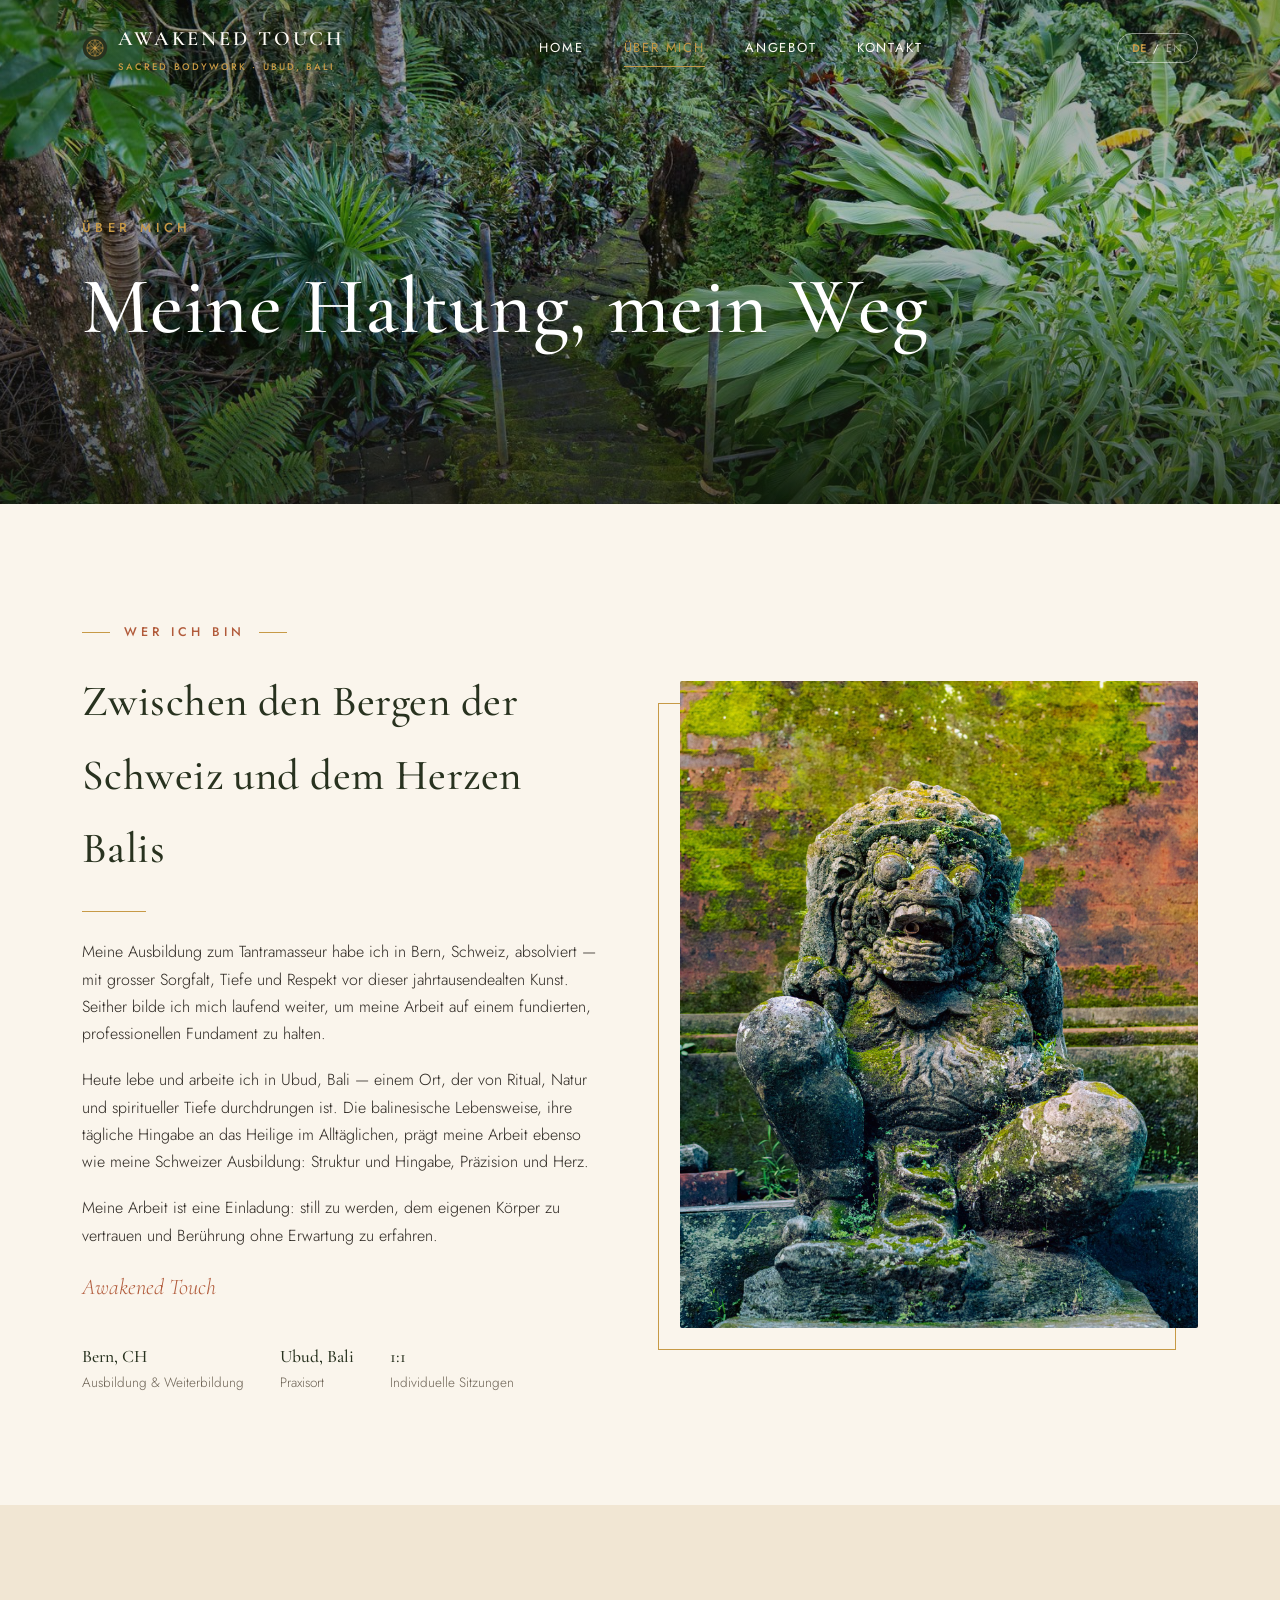
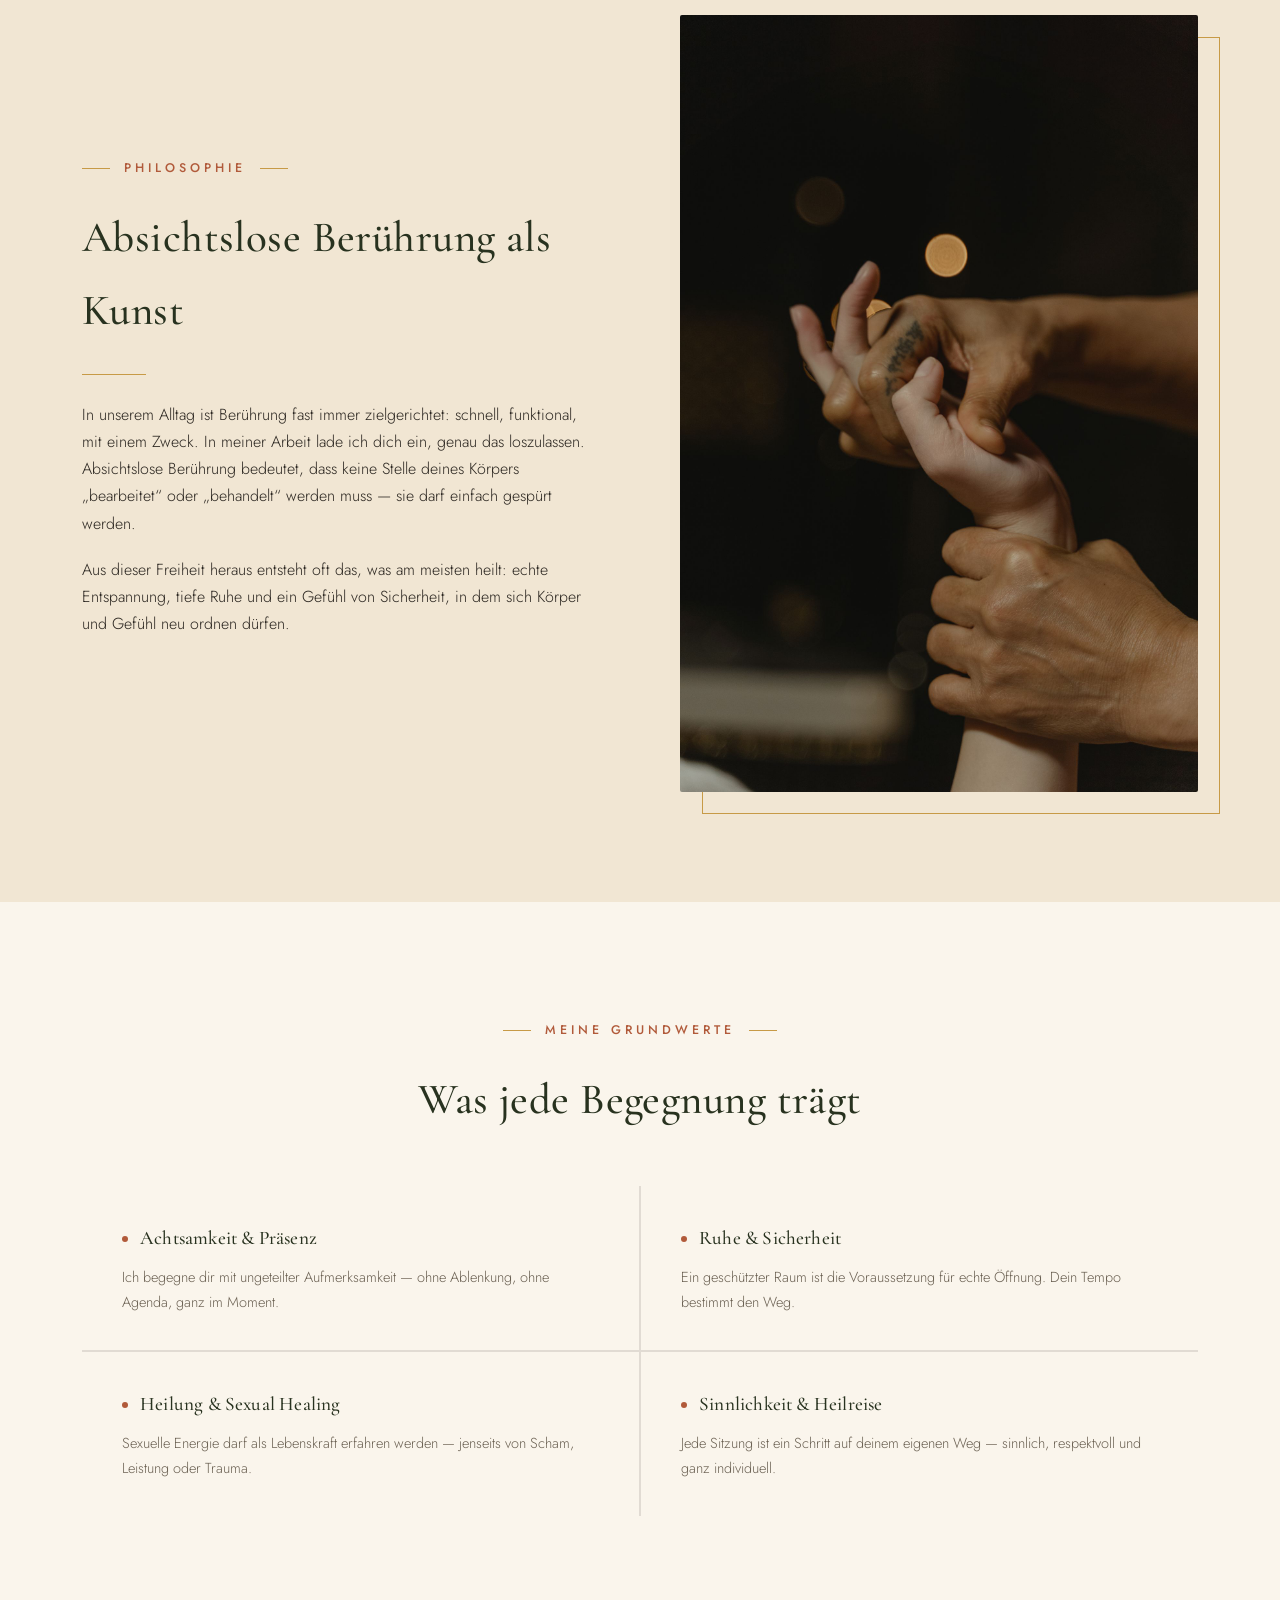
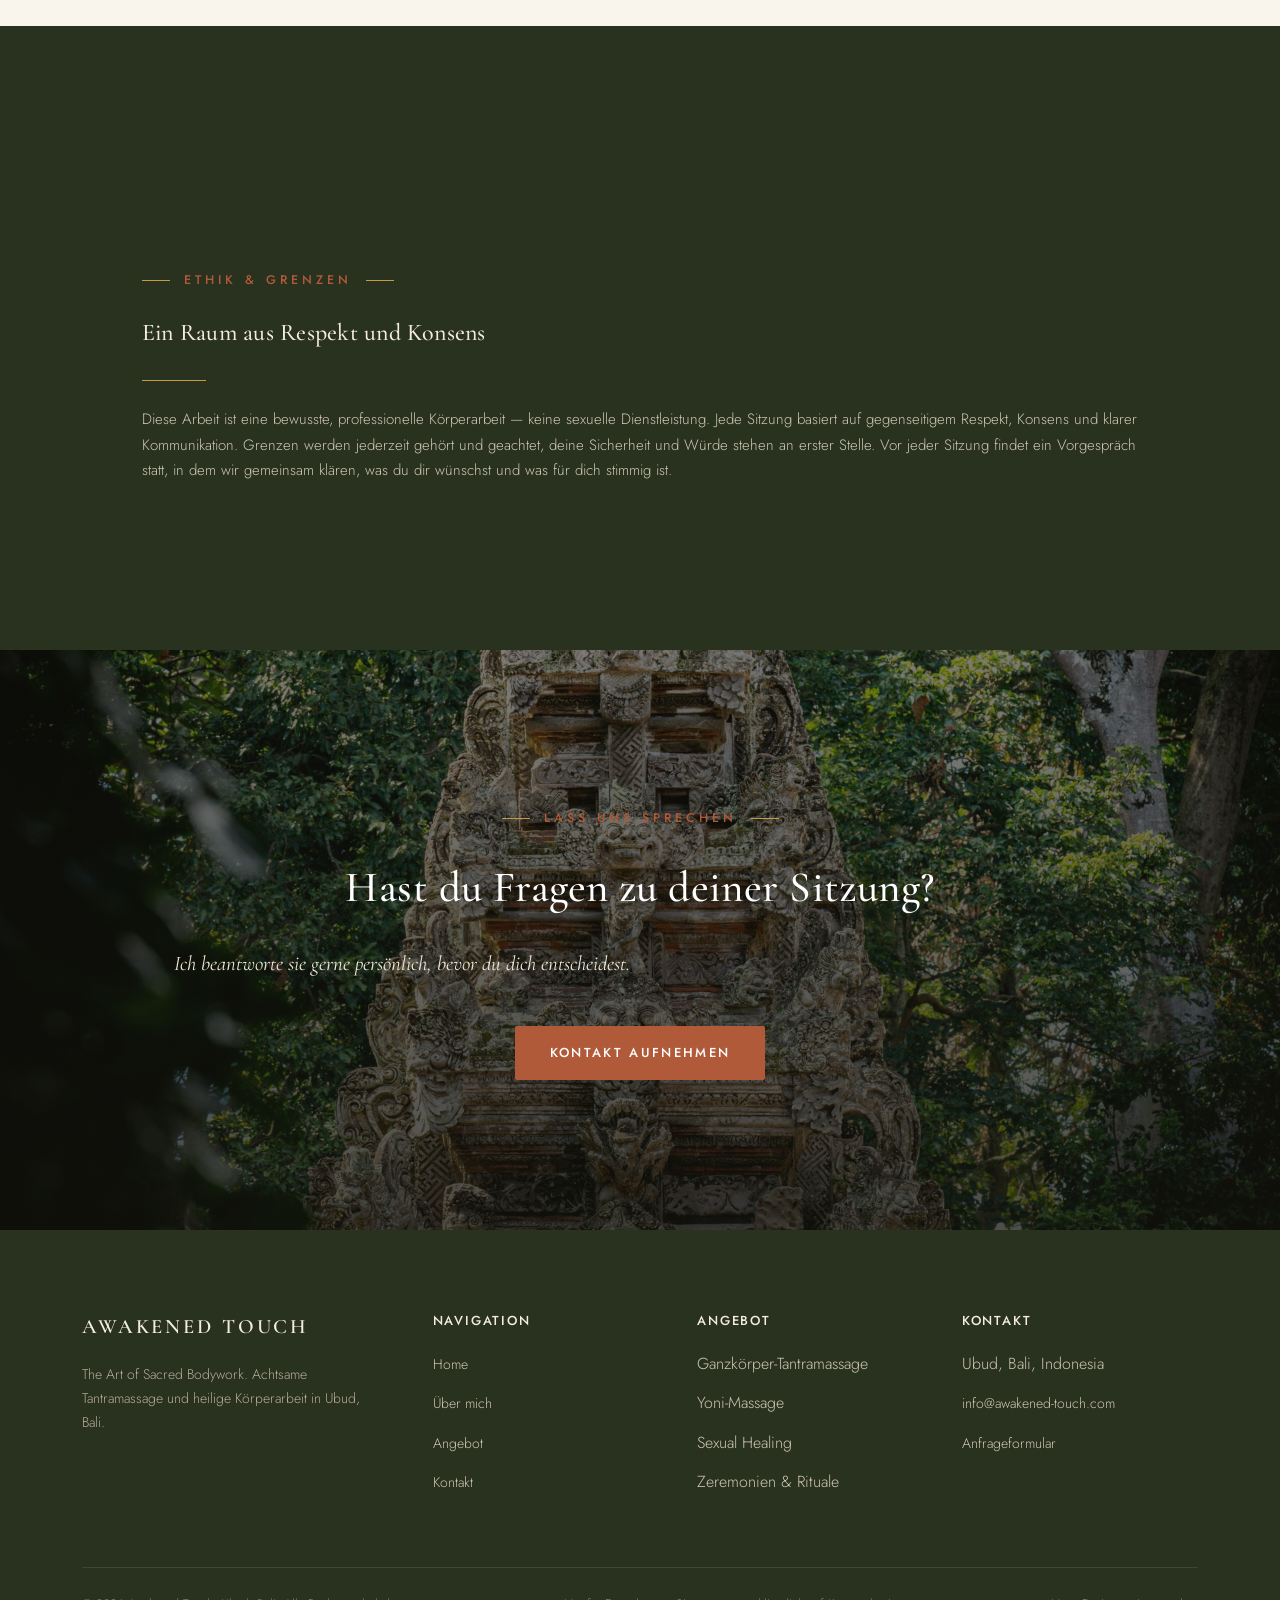
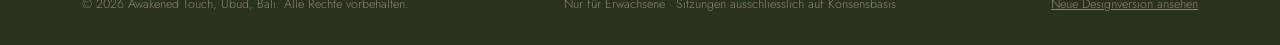
<file: v1/ueber-mich.html>
<!DOCTYPE html>
<html lang="de" data-lang="de">
<head>
<meta charset="UTF-8">
<meta name="viewport" content="width=device-width, initial-scale=1.0">
<title>Über mich — Awakened Touch, Ubud, Bali</title>
<meta name="description" content="Ausgebildet in Bern, Schweiz — zu Hause auf Bali. Lerne die Haltung und Philosophie hinter Awakened Touch kennen.">
<link rel="icon" type="image/svg+xml" href="favicon.svg">
<link rel="preconnect" href="https://fonts.googleapis.com">
<link rel="stylesheet" href="css/style.css">
</head>
<body>

<header class="site-header">
  <div class="header-inner">
    <a href="index.html" class="logo">
      <span class="logo-mark"><img src="favicon.svg" alt=""></span>
      <span>
        <span class="logo-text">AWAKENED TOUCH</span>
        <span class="logo-sub">Sacred Bodywork · Ubud, Bali</span>
      </span>
    </a>
    <nav class="main-nav" id="main-nav">
      <a href="index.html" class="nav-link">Home</a>
      <a href="ueber-mich.html" class="nav-link active"><span class="i18n-de">Über mich</span><span class="i18n-en">About</span></a>
      <a href="angebot.html" class="nav-link"><span class="i18n-de">Angebot</span><span class="i18n-en">Offerings</span></a>
      <a href="kontakt.html" class="nav-link nav-cta"><span class="i18n-de">Kontakt</span><span class="i18n-en">Contact</span></a>
    </nav>
    <div class="nav-actions">
      <button class="lang-toggle" aria-label="Language">
        <span class="lang-opt" data-lang="de">DE</span><span>/</span><span class="lang-opt" data-lang="en">EN</span>
      </button>
      <button class="nav-burger" id="nav-burger" aria-label="Menu"><span></span><span></span><span></span></button>
    </div>
  </div>
</header>

<!-- PAGE HERO -->
<section class="hero page-hero">
  <div class="hero-bg" style="background-image:url('images/about-jungle-path.jpg');"></div>
  <div class="hero-inner">
    <div class="hero-eyebrow"><span class="i18n-de">Über mich</span><span class="i18n-en">About Me</span></div>
    <h1 class="i18n-de">Meine Haltung, mein Weg</h1>
    <h1 class="i18n-en">My Path, My Practice</h1>
  </div>
</section>

<!-- BIO -->
<section class="section">
  <div class="container">
    <div class="split reveal">
      <div class="split-text">
        <div class="eyebrow"><span class="i18n-de">Wer ich bin</span><span class="i18n-en">Who I Am</span></div>
        <h2 class="i18n-de">Zwischen den Bergen der Schweiz und dem Herzen Balis</h2>
        <h2 class="i18n-en">Between the Mountains of Switzerland and the Heart of Bali</h2>
        <div class="divider"></div>
        <p class="i18n-de">Meine Ausbildung zum Tantramasseur habe ich in Bern, Schweiz, absolviert — mit grosser Sorgfalt, Tiefe und Respekt vor dieser jahrtausendealten Kunst. Seither bilde ich mich laufend weiter, um meine Arbeit auf einem fundierten, professionellen Fundament zu halten.</p>
        <p class="i18n-en">I completed my training as a tantra masseur in Bern, Switzerland, with great care, depth and respect for this ancient art. Since then, I continue my education regularly to keep my practice grounded and professional.</p>
        <p class="i18n-de">Heute lebe und arbeite ich in Ubud, Bali — einem Ort, der von Ritual, Natur und spiritueller Tiefe durchdrungen ist. Die balinesische Lebensweise, ihre tägliche Hingabe an das Heilige im Alltäglichen, prägt meine Arbeit ebenso wie meine Schweizer Ausbildung: Struktur und Hingabe, Präzision und Herz.</p>
        <p class="i18n-en">Today I live and work in Ubud, Bali — a place infused with ritual, nature and spiritual depth. The Balinese way of life, its daily devotion to the sacred within the ordinary, shapes my work just as much as my Swiss training does: structure and devotion, precision and heart.</p>
        <p class="i18n-de">Meine Arbeit ist eine Einladung: still zu werden, dem eigenen Körper zu vertrauen und Berührung ohne Erwartung zu erfahren.</p>
        <p class="i18n-en">My work is an invitation: to become still, to trust your own body, and to experience touch without expectation.</p>
        <div class="bio-signature">Awakened Touch</div>
        <div class="bio-meta">
          <div class="bm-item"><strong>Bern, CH</strong><span class="i18n-de">Ausbildung & Weiterbildung</span><span class="i18n-en">Training & Continuing Education</span></div>
          <div class="bm-item"><strong>Ubud, Bali</strong><span class="i18n-de">Praxisort</span><span class="i18n-en">Practice Location</span></div>
          <div class="bm-item"><strong>1:1</strong><span class="i18n-de">Individuelle Sitzungen</span><span class="i18n-en">Individual Sessions</span></div>
        </div>
      </div>
      <div class="split-media">
        <img src="images/about-stone-statue.jpg" alt="Moosbewachsene balinesische Steinstatue in Ubud">
      </div>
    </div>
  </div>
</section>

<!-- PHILOSOPHY -->
<section class="section section-alt">
  <div class="container">
    <div class="split reverse reveal">
      <div class="split-text">
        <div class="eyebrow"><span class="i18n-de">Philosophie</span><span class="i18n-en">Philosophy</span></div>
        <h2 class="i18n-de">Absichtslose Berührung als Kunst</h2>
        <h2 class="i18n-en">Touch Without Intention as an Art</h2>
        <div class="divider"></div>
        <p class="i18n-de">In unserem Alltag ist Berührung fast immer zielgerichtet: schnell, funktional, mit einem Zweck. In meiner Arbeit lade ich dich ein, genau das loszulassen. Absichtslose Berührung bedeutet, dass keine Stelle deines Körpers „bearbeitet“ oder „behandelt“ werden muss — sie darf einfach gespürt werden.</p>
        <p class="i18n-en">In everyday life, touch is almost always goal-oriented: quick, functional, purposeful. In my work, I invite you to let go of exactly that. Touch without intention means no part of your body needs to be “worked on” or “fixed” — it is simply allowed to be felt.</p>
        <p class="i18n-de">Aus dieser Freiheit heraus entsteht oft das, was am meisten heilt: echte Entspannung, tiefe Ruhe und ein Gefühl von Sicherheit, in dem sich Körper und Gefühl neu ordnen dürfen.</p>
        <p class="i18n-en">From this freedom often arises what heals the most: genuine relaxation, deep stillness, and a sense of safety in which body and emotion can find a new order.</p>
      </div>
      <div class="split-media">
        <img src="images/hands-touch.jpg" alt="Achtsame, sanfte Handmassage">
      </div>
    </div>
  </div>
</section>

<!-- VALUES DETAIL -->
<section class="section">
  <div class="container center reveal">
    <div class="eyebrow"><span class="i18n-de">Meine Grundwerte</span><span class="i18n-en">Core Values</span></div>
    <h2 class="i18n-de">Was jede Begegnung trägt</h2>
    <h2 class="i18n-en">What Carries Every Encounter</h2>
  </div>
  <div class="container">
    <div class="value-rows reveal">
      <div class="value-row">
        <h3><span class="dot"></span><span class="i18n-de">Achtsamkeit & Präsenz</span><span class="i18n-en">Mindfulness & Presence</span></h3>
        <p class="i18n-de">Ich begegne dir mit ungeteilter Aufmerksamkeit — ohne Ablenkung, ohne Agenda, ganz im Moment.</p>
        <p class="i18n-en">I meet you with undivided attention — no distraction, no agenda, fully in the moment.</p>
      </div>
      <div class="value-row">
        <h3><span class="dot"></span><span class="i18n-de">Ruhe & Sicherheit</span><span class="i18n-en">Stillness & Safety</span></h3>
        <p class="i18n-de">Ein geschützter Raum ist die Voraussetzung für echte Öffnung. Dein Tempo bestimmt den Weg.</p>
        <p class="i18n-en">A protected space is the foundation for real opening. Your pace sets the path.</p>
      </div>
      <div class="value-row">
        <h3><span class="dot"></span><span class="i18n-de">Heilung & Sexual Healing</span><span class="i18n-en">Healing & Sexual Healing</span></h3>
        <p class="i18n-de">Sexuelle Energie darf als Lebenskraft erfahren werden — jenseits von Scham, Leistung oder Trauma.</p>
        <p class="i18n-en">Sexual energy may be experienced as life force — beyond shame, performance or trauma.</p>
      </div>
      <div class="value-row">
        <h3><span class="dot"></span><span class="i18n-de">Sinnlichkeit & Heilreise</span><span class="i18n-en">Sensuality & Healing Journey</span></h3>
        <p class="i18n-de">Jede Sitzung ist ein Schritt auf deinem eigenen Weg — sinnlich, respektvoll und ganz individuell.</p>
        <p class="i18n-en">Every session is a step on your own path — sensual, respectful and entirely individual.</p>
      </div>
    </div>
  </div>
</section>

<!-- ETHICS -->
<section class="section section-dark">
  <div class="container">
    <div class="ethics-box reveal">
      <div class="eyebrow"><span class="i18n-de">Ethik & Grenzen</span><span class="i18n-en">Ethics & Boundaries</span></div>
      <h3 class="i18n-de">Ein Raum aus Respekt und Konsens</h3>
      <h3 class="i18n-en">A Space Built on Respect and Consent</h3>
      <div class="divider"></div>
      <p class="i18n-de">Diese Arbeit ist eine bewusste, professionelle Körperarbeit — keine sexuelle Dienstleistung. Jede Sitzung basiert auf gegenseitigem Respekt, Konsens und klarer Kommunikation. Grenzen werden jederzeit gehört und geachtet, deine Sicherheit und Würde stehen an erster Stelle. Vor jeder Sitzung findet ein Vorgespräch statt, in dem wir gemeinsam klären, was du dir wünschst und was für dich stimmig ist.</p>
      <p class="i18n-en">This work is conscious, professional bodywork — not a sexual service. Every session is based on mutual respect, consent and clear communication. Boundaries are heard and honoured at all times; your safety and dignity always come first. Every session begins with a conversation in which we clarify together what you wish for and what feels right for you.</p>
    </div>
  </div>
</section>

<!-- CTA -->
<section class="cta-band" style="background-image:url('images/temple-hidden.jpg');">
  <div class="container cta-band-inner reveal">
    <div class="eyebrow"><span class="i18n-de">Lass uns sprechen</span><span class="i18n-en">Let's Talk</span></div>
    <h2 class="i18n-de">Hast du Fragen zu deiner Sitzung?</h2>
    <h2 class="i18n-en">Questions About Your Session?</h2>
    <p class="lede i18n-de">Ich beantworte sie gerne persönlich, bevor du dich entscheidest.</p>
    <p class="lede i18n-en">I'm happy to answer them personally before you decide.</p>
    <a href="kontakt.html" class="btn btn-primary" style="margin-top:20px;"><span class="i18n-de">Kontakt aufnehmen</span><span class="i18n-en">Get in Touch</span></a>
  </div>
</section>

<footer class="site-footer">
  <div class="container">
    <div class="footer-top">
      <div class="footer-brand">
        <span class="logo-text">AWAKENED TOUCH</span>
        <p class="i18n-de">The Art of Sacred Bodywork. Achtsame Tantramassage und heilige Körperarbeit in Ubud, Bali.</p>
        <p class="i18n-en">The Art of Sacred Bodywork. Mindful tantra massage and sacred bodywork in Ubud, Bali.</p>
      </div>
      <div class="footer-col">
        <h4 class="i18n-de">Navigation</h4><h4 class="i18n-en">Navigation</h4>
        <ul>
          <li><a href="index.html">Home</a></li>
          <li><a href="ueber-mich.html"><span class="i18n-de">Über mich</span><span class="i18n-en">About</span></a></li>
          <li><a href="angebot.html"><span class="i18n-de">Angebot</span><span class="i18n-en">Offerings</span></a></li>
          <li><a href="kontakt.html"><span class="i18n-de">Kontakt</span><span class="i18n-en">Contact</span></a></li>
        </ul>
      </div>
      <div class="footer-col">
        <h4 class="i18n-de">Angebot</h4><h4 class="i18n-en">Offerings</h4>
        <ul>
          <li class="i18n-de">Ganzkörper-Tantramassage</li><li class="i18n-en">Full-Body Tantra Massage</li>
          <li>Yoni-Massage</li>
          <li class="i18n-de">Sexual Healing</li><li class="i18n-en">Sexual Healing</li>
          <li class="i18n-de">Zeremonien & Rituale</li><li class="i18n-en">Ceremonies & Rituals</li>
        </ul>
      </div>
      <div class="footer-col">
        <h4 class="i18n-de">Kontakt</h4><h4 class="i18n-en">Contact</h4>
        <ul>
          <li>Ubud, Bali, Indonesia</li>
          <li><a href="mailto:info@awakened-touch.com">info@awakened-touch.com</a></li>
          <li><a href="kontakt.html"><span class="i18n-de">Anfrageformular</span><span class="i18n-en">Inquiry Form</span></a></li>
        </ul>
      </div>
    </div>
    <div class="footer-bottom">
      <span>&copy; 2026 Awakened Touch, Ubud, Bali.<span class="i18n-de"> Alle Rechte vorbehalten.</span><span class="i18n-en"> All rights reserved.</span></span>
      <span class="i18n-de">Nur für Erwachsene · Sitzungen ausschliesslich auf Konsensbasis</span>
      <span class="i18n-en">For adults only · Sessions strictly consent-based</span>
      <a href="../index.html" style="text-decoration:underline;"><span class="i18n-de">Neue Designversion ansehen</span><span class="i18n-en">View new design version</span></a>
    </div>
  </div>
</footer>

<script src="js/script.js"></script>
</body>
</html>
</file>
<file: css/style.css>
/* =========================================================
   AWAKENED TOUCH — Light Sensual Wellness Concept (v2)
   ========================================================= */

@import url('https://fonts.googleapis.com/css2?family=Cormorant+Garamond:ital,wght@0,400;0,500;0,600;1,400;1,500;1,600&family=Jost:wght@300;400;500;600&display=swap');

:root{
  --color-bg:        #FDF8F3;
  --color-blush:     #F6E4DA;
  --color-blush-soft:#FBEEE7;
  --color-sage:      #EDEFE3;
  --color-white:     #FFFFFF;
  --color-text:      #4A3733;
  --color-text-soft: #8C7A73;
  --color-rose:      #C97F63;
  --color-rose-deep: #AD6249;
  --color-rose-pale: #E7B8A4;
  --color-gold:      #C9A063;
  --color-plum:      #5B3A36;
  --color-line:      rgba(74,55,51,0.10);
  --shadow-soft: 0 20px 50px rgba(90,55,45,0.10);
  --shadow-lift: 0 30px 70px rgba(90,55,45,0.16);

  --font-heading: 'Cormorant Garamond', serif;
  --font-body: 'Jost', sans-serif;

  --container: 1180px;
  --radius: 26px;
  --radius-sm: 14px;
}

*,*::before,*::after{ box-sizing:border-box; }
html{ scroll-behavior:smooth; }

body{
  margin:0;
  font-family:var(--font-body);
  font-weight:300;
  color:var(--color-text);
  background:var(--color-bg);
  line-height:1.75;
  font-size:16px;
  -webkit-font-smoothing:antialiased;
  overflow-x:hidden;
}

img{ max-width:100%; display:block; }
a{ color:inherit; text-decoration:none; }
ul{ margin:0; padding:0; list-style:none; }
h1,h2,h3,h4{ font-family:var(--font-heading); font-weight:500; margin:0 0 .5em; color:var(--color-plum); letter-spacing:.01em; }
p{ margin:0 0 1.2em; }
button{ font-family:inherit; cursor:pointer; }

/* ---------- i18n ---------- */
.i18n-en{ display:none; }
html[data-lang="en"] .i18n-de{ display:none; }
html[data-lang="en"] .i18n-en{ display:revert; }

/* ---------- layout helpers ---------- */
.container{ max-width:var(--container); margin:0 auto; padding:0 32px; }
.section{ padding:120px 0; position:relative; }
.section-tight{ padding:70px 0; }
.section-blush{ background:var(--color-blush-soft); }
.section-sage{ background:var(--color-sage); }
.center{ text-align:center; }

.eyebrow{
  display:inline-flex; align-items:center; gap:14px;
  font-family:var(--font-body); font-size:12.5px; letter-spacing:.32em;
  text-transform:uppercase; color:var(--color-rose);
  margin-bottom:22px; font-weight:500;
}
.eyebrow::before, .eyebrow::after{ content:""; width:26px; height:1px; background:var(--color-gold); }
.center .eyebrow{ justify-content:center; }

h1{ font-size:clamp(2.6rem,5.2vw,4rem); font-weight:500; }
h2{ font-size:clamp(1.9rem,3.6vw,2.7rem); }
h3{ font-size:1.5rem; }

.lede{
  font-family:var(--font-heading); font-style:italic; font-weight:400;
  font-size:1.3rem; color:var(--color-rose-deep); max-width:640px;
}
.center .lede{ margin-left:auto; margin-right:auto; }

.divider-dot{ display:flex; gap:8px; align-items:center; margin:24px 0; }
.center .divider-dot{ justify-content:center; }
.divider-dot span{ width:6px; height:6px; border-radius:50%; background:var(--color-gold); }
.divider-dot::before, .divider-dot::after{ content:""; height:1px; width:36px; background:var(--color-rose-pale); }

/* ---------- buttons ---------- */
.btn{
  display:inline-flex; align-items:center; gap:10px;
  padding:16px 36px; border-radius:40px;
  font-size:13px; letter-spacing:.16em; text-transform:uppercase; font-weight:500;
  border:1px solid transparent; transition:all .35s ease;
}
.btn-primary{ background:var(--color-rose); color:#fff; box-shadow:0 14px 30px rgba(201,127,99,.35); }
.btn-primary:hover{ background:var(--color-rose-deep); transform:translateY(-2px); box-shadow:0 18px 36px rgba(201,127,99,.42); }
.btn-outline{ background:var(--color-white); color:var(--color-rose-deep); border-color:var(--color-rose-pale); }
.btn-outline:hover{ background:var(--color-blush); border-color:var(--color-rose); }
.btn-outline-light{ background:rgba(255,255,255,.18); color:#fff; border-color:rgba(255,255,255,.6); backdrop-filter:blur(4px); }
.btn-outline-light:hover{ background:rgba(255,255,255,.3); }

/* ---------- header ---------- */
.site-header{ position:fixed; top:0; left:0; right:0; z-index:1000; padding:22px 0; transition:all .4s ease; background:rgba(253,248,243,0); }
.site-header.solid{ background:rgba(253,248,243,.92); backdrop-filter:blur(8px); padding:14px 0; box-shadow:0 10px 30px rgba(90,55,45,.06); }
.header-inner{ display:flex; align-items:center; justify-content:space-between; max-width:var(--container); margin:0 auto; padding:0 32px; }
.logo{ display:flex; align-items:center; gap:10px; }
.logo-mark{ width:26px; height:26px; flex-shrink:0; }
.logo-mark img{ width:100%; height:100%; }
.logo-text{ font-family:var(--font-heading); font-size:1.28rem; letter-spacing:.14em; color:var(--color-plum); font-weight:600; }
.logo-sub{ display:block; font-family:var(--font-body); font-size:9.5px; letter-spacing:.22em; text-transform:uppercase; color:var(--color-rose); margin-top:2px; font-weight:500; }

.main-nav{ display:flex; align-items:center; gap:40px; }
.nav-link{ font-size:13px; letter-spacing:.14em; text-transform:uppercase; color:var(--color-text); position:relative; padding:4px 0; font-weight:400; }
.nav-link::after{ content:""; position:absolute; left:0; bottom:-3px; width:0; height:1px; background:var(--color-rose); transition:width .3s ease; }
.nav-link:hover::after, .nav-link.active::after{ width:100%; }
.nav-link.active{ color:var(--color-rose-deep); }

.nav-actions{ display:flex; align-items:center; gap:22px; }
.lang-toggle{ background:var(--color-white); border:1px solid var(--color-line); border-radius:20px; color:var(--color-text); font-size:11px; letter-spacing:.08em; padding:7px 14px; display:flex; gap:6px; align-items:center; }
.lang-toggle .lang-opt{ opacity:.45; }
.lang-toggle .lang-opt.is-active{ opacity:1; font-weight:600; color:var(--color-rose-deep); }

.nav-burger{ display:none; flex-direction:column; gap:5px; background:none; border:none; padding:6px; }
.nav-burger span{ width:24px; height:1.5px; background:var(--color-plum); display:block; transition:.3s; }

@media (max-width:880px){
  .nav-burger{ display:flex; }
  .main-nav{ position:fixed; inset:0 0 0 auto; width:78%; max-width:340px; height:100vh; background:var(--color-white); flex-direction:column; justify-content:center; align-items:flex-start; gap:30px; padding:0 48px; transform:translateX(100%); transition:transform .45s ease; box-shadow:-20px 0 60px rgba(90,55,45,.12); }
  body.nav-open .main-nav{ transform:translateX(0); }
  body.nav-open{ overflow:hidden; }
}

/* ---------- split hero ---------- */
.hero{
  position:relative; padding:150px 0 70px; overflow:hidden;
}
.hero::before{
  content:""; position:absolute; top:-10%; right:-10%; width:60%; height:70%;
  background:radial-gradient(circle, var(--color-blush) 0%, rgba(246,228,218,0) 70%);
  z-index:0;
}
.hero-grid{ position:relative; z-index:1; display:grid; grid-template-columns:1fr 1fr; gap:60px; align-items:center; }
.hero-eyebrow{ font-size:13px; letter-spacing:.34em; text-transform:uppercase; color:var(--color-rose); margin-bottom:24px; font-weight:500; }
.hero h1{ line-height:1.08; margin-bottom:20px; }
.hero-sub{ font-family:var(--font-heading); font-style:italic; font-size:clamp(1.15rem,2vw,1.4rem); color:var(--color-text-soft); max-width:480px; margin-bottom:36px; }
.hero-actions{ display:flex; gap:16px; flex-wrap:wrap; }
.hero-media{ position:relative; }
.hero-media img{ width:100%; border-radius:var(--radius); box-shadow:var(--shadow-lift); aspect-ratio:4/5; object-fit:cover; }
.hero-media::after{
  content:""; position:absolute; bottom:-28px; left:-28px; width:130px; height:130px;
  background:var(--color-sage); border-radius:50%; z-index:-1; opacity:.7;
}
.hero-badge{
  position:absolute; bottom:28px; left:-30px; background:var(--color-white); border-radius:var(--radius-sm);
  padding:16px 22px; box-shadow:var(--shadow-soft); display:flex; align-items:center; gap:12px; max-width:230px;
}
.hero-badge .dot{ width:10px; height:10px; border-radius:50%; background:var(--color-rose); flex-shrink:0; }
.hero-badge span{ font-size:12.5px; color:var(--color-text-soft); line-height:1.4; }
@media (max-width:900px){
  .hero-grid{ grid-template-columns:1fr; }
  .hero{ padding-top:130px; }
  .hero-badge{ left:16px; }
}

/* ---------- feature strip ---------- */
.feature-strip{ display:grid; grid-template-columns:repeat(4,1fr); gap:2px; background:var(--color-line); border-radius:var(--radius); overflow:hidden; margin-top:90px; box-shadow:var(--shadow-soft); }
.feature-item{ background:var(--color-white); padding:34px 24px; text-align:center; }
.feature-item .fi-mark{ width:40px; height:40px; margin:0 auto 14px; color:var(--color-rose); }
.feature-item h4{ font-family:var(--font-heading); font-size:1.15rem; margin:0 0 6px; color:var(--color-plum); font-weight:500; }
.feature-item p{ font-size:13px; color:var(--color-text-soft); margin:0; }
@media (max-width:820px){ .feature-strip{ grid-template-columns:1fr 1fr; } }
@media (max-width:480px){ .feature-strip{ grid-template-columns:1fr; } }

/* ---------- split ---------- */
.split{ display:grid; grid-template-columns:1fr 1fr; gap:80px; align-items:center; }
.split.reverse .split-media{ order:2; }
.split-media{ position:relative; }
.split-media img{ width:100%; border-radius:var(--radius); box-shadow:var(--shadow-soft); }
.split-media .accent-circle{ position:absolute; width:90px; height:90px; border-radius:50%; background:var(--color-rose-pale); opacity:.55; z-index:-1; top:-24px; right:-24px; }
@media (max-width:900px){ .split{ grid-template-columns:1fr; gap:44px; } .split.reverse .split-media{ order:0; } }

/* ---------- values grid ---------- */
.values-grid{ display:grid; grid-template-columns:repeat(4,1fr); gap:22px; margin-top:60px; }
.value-card{ background:var(--color-white); border-radius:var(--radius-sm); padding:38px 26px; text-align:center; box-shadow:var(--shadow-soft); transition:transform .35s ease, box-shadow .35s ease; }
.value-card:hover{ transform:translateY(-6px); box-shadow:var(--shadow-lift); }
.value-card .num{ font-family:var(--font-heading); font-style:italic; color:var(--color-rose); font-size:1.05rem; }
.value-card h3{ font-size:1.2rem; margin:8px 0 10px; }
.value-card p{ font-size:14px; color:var(--color-text-soft); margin:0; }
@media (max-width:900px){ .values-grid{ grid-template-columns:1fr 1fr; } }
@media (max-width:520px){ .values-grid{ grid-template-columns:1fr; } }

/* ---------- quote band (light) ---------- */
.quote-band{ position:relative; padding:120px 0; text-align:center; background:linear-gradient(135deg, var(--color-blush) 0%, var(--color-blush-soft) 100%); }
.quote-band-inner{ max-width:760px; margin:0 auto; padding:0 32px; }
.quote-band blockquote{ font-family:var(--font-heading); font-style:italic; font-weight:400; font-size:clamp(1.5rem,3.2vw,2.2rem); line-height:1.5; margin:0 0 20px; color:var(--color-plum); }
.quote-band cite{ font-style:normal; letter-spacing:.2em; text-transform:uppercase; font-size:12px; color:var(--color-rose-deep); }

/* ---------- offering cards ---------- */
.offer-grid{ display:grid; grid-template-columns:repeat(3,1fr); gap:30px; margin-top:60px; }
.offer-card{ background:var(--color-white); border-radius:var(--radius); overflow:hidden; box-shadow:var(--shadow-soft); transition:transform .35s ease, box-shadow .35s ease; }
.offer-card:hover{ transform:translateY(-8px); box-shadow:var(--shadow-lift); }
.offer-card .offer-img{ height:230px; overflow:hidden; }
.offer-card .offer-img img{ width:100%; height:100%; object-fit:cover; transition:transform .6s ease; }
.offer-card:hover .offer-img img{ transform:scale(1.07); }
.offer-body{ padding:28px 26px 30px; }
.offer-body .tag{ font-size:11px; letter-spacing:.2em; text-transform:uppercase; color:var(--color-rose); font-weight:500; }
.offer-body h3{ margin:10px 0 10px; }
.offer-body p{ font-size:14.5px; color:var(--color-text-soft); }
.offer-meta{ display:flex; justify-content:space-between; font-size:12.5px; color:var(--color-text-soft); margin-top:16px; padding-top:14px; border-top:1px solid var(--color-line); }
@media (max-width:920px){ .offer-grid{ grid-template-columns:1fr; } }

/* ---------- gallery strip ---------- */
.gallery-strip{ display:grid; grid-template-columns:1.2fr 1fr 1fr; gap:22px; margin-top:60px; }
.gallery-strip img{ width:100%; height:100%; object-fit:cover; border-radius:var(--radius); box-shadow:var(--shadow-soft); }
.gallery-strip .g-tall{ grid-row: span 2; aspect-ratio: 3/4; }
.gallery-strip .g-wide{ aspect-ratio: 4/3; }
@media (max-width:820px){ .gallery-strip{ grid-template-columns:1fr 1fr; } .gallery-strip .g-tall{ grid-row:span 1; aspect-ratio:4/3; } }
@media (max-width:520px){ .gallery-strip{ grid-template-columns:1fr; } }

/* ---------- CTA band (light) ---------- */
.cta-band{ position:relative; padding:0; }
.cta-inner{ position:relative; max-width:var(--container); margin:0 auto; padding:0 32px; }
.cta-card{
  background:linear-gradient(135deg, var(--color-rose) 0%, var(--color-rose-deep) 100%);
  border-radius:36px; padding:90px 60px; text-align:center; color:#fff; box-shadow:var(--shadow-lift);
  position:relative; overflow:hidden;
}
.cta-card::before{ content:""; position:absolute; top:-60px; right:-60px; width:220px; height:220px; border-radius:50%; background:rgba(255,255,255,.08); }
.cta-card::after{ content:""; position:absolute; bottom:-80px; left:-40px; width:180px; height:180px; border-radius:50%; background:rgba(255,255,255,.08); }
.cta-card h2{ color:#fff; position:relative; }
.cta-card .lede{ color:rgba(255,255,255,.88); position:relative; }
.cta-card .eyebrow{ color:#FBEEE7; }
.cta-card .eyebrow::before, .cta-card .eyebrow::after{ background:rgba(255,255,255,.6); }
@media (max-width:700px){ .cta-card{ padding:60px 30px; border-radius:26px; } }

/* ---------- footer ---------- */
.site-footer{ background:var(--color-blush-soft); color:var(--color-text); padding:80px 0 30px; }
.footer-top{ display:grid; grid-template-columns:1.4fr 1fr 1fr 1.1fr; gap:50px; padding-bottom:50px; border-bottom:1px solid var(--color-line); }
.footer-brand p{ font-size:14px; margin-top:18px; color:var(--color-text-soft); max-width:280px; }
.footer-col h4{ color:var(--color-plum); font-size:13px; letter-spacing:.14em; text-transform:uppercase; margin-bottom:18px; font-family:var(--font-body); font-weight:500; }
.footer-col li{ margin-bottom:12px; }
.footer-col a{ font-size:14px; color:var(--color-text-soft); }
.footer-col a:hover{ color:var(--color-rose-deep); }
.footer-bottom{ display:flex; justify-content:space-between; align-items:center; padding-top:26px; font-size:12.5px; color:var(--color-text-soft); flex-wrap:wrap; gap:12px; }
@media (max-width:900px){ .footer-top{ grid-template-columns:1fr 1fr; } }
@media (max-width:560px){ .footer-top{ grid-template-columns:1fr; } .footer-bottom{ flex-direction:column; align-items:flex-start; } }

/* ---------- page hero (inner pages) ---------- */
.page-hero{ padding-bottom:20px; }
.page-hero .hero-media img{ aspect-ratio:4/4.6; }

/* ---------- bio meta (About) ---------- */
.bio-signature{ font-family:var(--font-heading); font-style:italic; font-size:1.4rem; color:var(--color-rose-deep); margin-top:8px; }
.bio-meta{ display:flex; gap:32px; margin-top:34px; flex-wrap:wrap; }
.bio-meta .bm-item{ font-size:13.5px; color:var(--color-text-soft); }
.bio-meta .bm-item strong{ display:block; color:var(--color-plum); font-family:var(--font-heading); font-size:1.1rem; font-weight:500; }

/* ---------- value rows (About detail) ---------- */
.value-rows{ display:grid; grid-template-columns:repeat(2,1fr); gap:20px; margin-top:50px; }
.value-row{ background:var(--color-white); border-radius:var(--radius-sm); padding:34px 36px; box-shadow:var(--shadow-soft); }
.value-row h3{ font-size:1.2rem; display:flex; align-items:center; gap:12px; }
.value-row h3 .dot{ width:7px; height:7px; border-radius:50%; background:var(--color-rose); display:inline-block; }
.value-row p{ font-size:14.5px; color:var(--color-text-soft); margin:10px 0 0; }
@media (max-width:760px){ .value-rows{ grid-template-columns:1fr; } }

/* ---------- ethics card (light) ---------- */
.ethics-card{
  background:var(--color-white); border-left:4px solid var(--color-rose);
  border-radius:var(--radius); padding:52px 56px; box-shadow:var(--shadow-soft); margin-top:20px;
}
.ethics-card h3{ margin-bottom:14px; }
.ethics-card p{ color:var(--color-text-soft); font-size:15px; margin-bottom:0; }
@media (max-width:700px){ .ethics-card{ padding:36px 28px; } }

/* ---------- offer detail rows (Angebot) ---------- */
.offer-detail{ display:grid; grid-template-columns:.85fr 1.15fr; gap:0; background:var(--color-white); border-radius:var(--radius); overflow:hidden; box-shadow:var(--shadow-soft); margin-bottom:32px; }
.offer-detail .od-img{ height:100%; min-height:320px; overflow:hidden; }
.offer-detail .od-img img{ width:100%; height:100%; object-fit:cover; }
.offer-detail .od-body{ padding:48px 50px; }
.offer-detail .od-head{ display:flex; justify-content:space-between; align-items:baseline; gap:20px; flex-wrap:wrap; margin-bottom:12px; }
.offer-detail .od-price{ font-family:var(--font-heading); font-style:italic; color:var(--color-rose-deep); font-size:1.3rem; white-space:nowrap; }
.offer-detail .od-duration{ font-size:12.5px; letter-spacing:.1em; text-transform:uppercase; color:var(--color-text-soft); margin-bottom:16px; }
.offer-detail ul.od-points li{ position:relative; padding-left:22px; margin-bottom:8px; font-size:14.5px; color:var(--color-text-soft); }
.offer-detail ul.od-points li::before{ content:"—"; position:absolute; left:0; color:var(--color-rose); }
.offer-detail.reverse{ direction:rtl; }
.offer-detail.reverse .od-body{ direction:ltr; }
@media (max-width:860px){
  .offer-detail, .offer-detail.reverse{ grid-template-columns:1fr; direction:ltr; }
  .offer-detail .od-img{ min-height:240px; }
  .offer-detail .od-body{ padding:34px 26px; }
}

/* ---------- process steps ---------- */
.steps{ display:grid; grid-template-columns:repeat(4,1fr); gap:34px; margin-top:60px; }
.step{ text-align:center; }
.step .step-num{
  width:54px; height:54px; border-radius:50%; background:var(--color-blush);
  display:flex; align-items:center; justify-content:center; margin:0 auto 20px;
  font-family:var(--font-heading); font-style:italic; color:var(--color-rose-deep); font-size:1.15rem;
}
.step h3{ font-size:1.15rem; }
.step p{ font-size:14px; color:var(--color-text-soft); }
@media (max-width:900px){ .steps{ grid-template-columns:1fr 1fr; row-gap:44px; } }
@media (max-width:520px){ .steps{ grid-template-columns:1fr; } }

/* ---------- contact page ---------- */
.contact-wrap{ display:grid; grid-template-columns:.9fr 1.1fr; gap:50px; }
.contact-info-card{ background:var(--color-white); border-radius:var(--radius); box-shadow:var(--shadow-soft); padding:44px; height:fit-content; }
.contact-info-card h3{ font-size:1.3rem; margin-bottom:22px; }
.info-line{ display:flex; gap:16px; margin-bottom:22px; align-items:flex-start; }
.info-line .ic{ width:20px; height:20px; flex-shrink:0; margin-top:3px; color:var(--color-rose); }
.info-line strong{ display:block; font-size:13px; letter-spacing:.05em; color:var(--color-plum); }
.info-line span, .info-line a{ font-size:14.5px; color:var(--color-text-soft); }
.info-line a:hover{ color:var(--color-rose-deep); }

.contact-form-card{ background:var(--color-white); border-radius:var(--radius); box-shadow:var(--shadow-soft); padding:48px; }
.form-group{ margin-bottom:20px; }
.form-group label{ display:block; font-size:12.5px; letter-spacing:.1em; text-transform:uppercase; color:var(--color-plum); margin-bottom:8px; font-weight:500; }
.form-group input, .form-group select, .form-group textarea{
  width:100%; padding:14px 16px; border:1px solid var(--color-line); background:var(--color-bg);
  font-family:var(--font-body); font-size:14.5px; color:var(--color-text); border-radius:var(--radius-sm);
  transition:border-color .25s ease;
}
.form-group input:focus, .form-group select:focus, .form-group textarea:focus{ outline:none; border-color:var(--color-rose); }
.form-row{ display:grid; grid-template-columns:1fr 1fr; gap:18px; }
.form-note{ font-size:12.5px; color:var(--color-text-soft); margin-top:6px; }
.form-status{ margin-top:18px; font-size:14px; display:none; padding:14px 16px; border-radius:var(--radius-sm); }
.form-status.show{ display:block; }
.form-status.ok{ background:#E9F1E4; color:#4C5C40; }
.form-status.err{ background:#F7E1D8; color:#95492E; }
@media (max-width:900px){ .contact-wrap{ grid-template-columns:1fr; } }
@media (max-width:600px){ .form-row{ grid-template-columns:1fr; } .contact-form-card{ padding:30px 24px; } }

.loc-strip{ display:flex; align-items:center; gap:14px; justify-content:center; padding:26px 0; background:var(--color-sage); font-size:13px; letter-spacing:.08em; text-transform:uppercase; color:var(--color-text-soft); }

/* ---------- reveal on scroll ---------- */
.reveal{ opacity:0; transform:translateY(26px); transition:opacity .8s ease, transform .8s ease; }
.reveal.in-view{ opacity:1; transform:translateY(0); }
</file>
<file: v1/css/style.css>
/* =========================================================
   AWAKENED TOUCH — The Art of Sacred Bodywork
   ========================================================= */

@import url('https://fonts.googleapis.com/css2?family=Cormorant+Garamond:ital,wght@0,400;0,500;0,600;1,400;1,500&family=Jost:wght@300;400;500;600&display=swap');

:root{
  --color-bg:        #FAF5EC;
  --color-bg-alt:    #F1E6D3;
  --color-cream:     #FFFCF6;
  --color-text:      #2B2620;
  --color-text-soft: #6b6153;
  --color-terracotta:#B15A3A;
  --color-terracotta-dark:#8C4429;
  --color-green:     #3C4A34;
  --color-green-dark:#28321F;
  --color-gold:      #C79A46;
  --color-line:      rgba(43,38,32,0.12);

  --font-heading: 'Cormorant Garamond', serif;
  --font-body: 'Jost', sans-serif;

  --container: 1180px;
  --radius: 4px;
}

*,*::before,*::after{ box-sizing:border-box; }
html{ scroll-behavior:smooth; }

body{
  margin:0;
  font-family:var(--font-body);
  font-weight:300;
  color:var(--color-text);
  background:var(--color-bg);
  line-height:1.7;
  font-size:16px;
  -webkit-font-smoothing:antialiased;
  overflow-x:hidden;
}

img{ max-width:100%; display:block; }
a{ color:inherit; text-decoration:none; }
ul{ margin:0; padding:0; list-style:none; }
h1,h2,h3,h4{ font-family:var(--font-heading); font-weight:500; margin:0 0 .5em; color:var(--color-green-dark); letter-spacing:.01em; }
p{ margin:0 0 1.2em; }
button{ font-family:inherit; cursor:pointer; }

/* ---------- i18n ---------- */
.i18n-en{ display:none; }
html[data-lang="en"] .i18n-de{ display:none; }
html[data-lang="en"] .i18n-en{ display:revert; }

/* ---------- layout helpers ---------- */
.container{ max-width:var(--container); margin:0 auto; padding:0 32px; }
.section{ padding:110px 0; position:relative; }
.section-tight{ padding:70px 0; }
.section-alt{ background:var(--color-bg-alt); }
.section-dark{ background:var(--color-green-dark); color:#EDE6D6; }
.section-dark h1,.section-dark h2,.section-dark h3{ color:#F4EDDD; }
.center{ text-align:center; }

.eyebrow{
  display:inline-flex; align-items:center; gap:14px;
  font-family:var(--font-body); font-size:12.5px; letter-spacing:.32em;
  text-transform:uppercase; color:var(--color-terracotta);
  margin-bottom:22px; font-weight:500;
}
.eyebrow::before, .eyebrow::after{
  content:""; width:28px; height:1px; background:var(--color-gold);
}
.center .eyebrow{ justify-content:center; }

h1{ font-size:clamp(2.4rem,5vw,3.6rem); }
h2{ font-size:clamp(1.9rem,3.6vw,2.7rem); }
h3{ font-size:1.5rem; }

.lede{
  font-family:var(--font-heading); font-style:italic; font-weight:400;
  font-size:1.3rem; color:var(--color-text-soft); max-width:640px;
}
.center .lede{ margin-left:auto; margin-right:auto; }

.divider{
  width:64px; height:1px; background:var(--color-gold);
  margin:26px 0;
}
.center .divider{ margin-left:auto; margin-right:auto; }

/* ornamental mandala mark */
.mark{
  width:34px; height:34px; margin:0 auto 22px;
  opacity:.85;
}

/* ---------- buttons ---------- */
.btn{
  display:inline-flex; align-items:center; gap:10px;
  padding:15px 34px; border-radius:2px;
  font-size:13px; letter-spacing:.18em; text-transform:uppercase; font-weight:500;
  border:1px solid var(--color-terracotta); transition:all .35s ease;
}
.btn-primary{ background:var(--color-terracotta); color:#fff; }
.btn-primary:hover{ background:var(--color-terracotta-dark); border-color:var(--color-terracotta-dark); }
.btn-outline{ background:transparent; color:var(--color-cream); border-color:rgba(255,255,255,.5); }
.btn-outline:hover{ background:rgba(255,255,255,.12); border-color:#fff; }
.btn-outline-dark{ background:transparent; color:var(--color-green-dark); border-color:var(--color-green-dark); }
.btn-outline-dark:hover{ background:var(--color-green-dark); color:#fff; }

/* ---------- header ---------- */
.site-header{
  position:fixed; top:0; left:0; right:0; z-index:1000;
  padding:22px 0;
  transition:background .4s ease, padding .4s ease, box-shadow .4s ease;
}
.site-header.solid{
  background:rgba(250,245,236,.94); backdrop-filter:blur(6px);
  padding:14px 0; box-shadow:0 4px 24px rgba(0,0,0,.06);
}
.header-inner{
  display:flex; align-items:center; justify-content:space-between;
  max-width:var(--container); margin:0 auto; padding:0 32px;
}
.logo{ display:flex; align-items:center; gap:10px; }
.logo-mark{ width:26px; height:26px; flex-shrink:0; }
.logo-mark svg{ width:100%; height:100%; }
.logo-text{
  font-family:var(--font-heading); font-size:1.28rem; letter-spacing:.14em;
  color:var(--color-cream); font-weight:600;
}
.site-header.solid .logo-text{ color:var(--color-green-dark); }
.logo-sub{
  display:block; font-family:var(--font-body); font-size:9.5px; letter-spacing:.22em;
  text-transform:uppercase; color:var(--color-gold); margin-top:2px; font-weight:500;
}

.main-nav{ display:flex; align-items:center; gap:40px; }
.nav-link{
  font-size:13px; letter-spacing:.14em; text-transform:uppercase;
  color:var(--color-cream); position:relative; padding:4px 0; font-weight:400;
}
.site-header.solid .nav-link{ color:var(--color-text); }
.nav-link::after{
  content:""; position:absolute; left:0; bottom:-3px; width:0; height:1px;
  background:var(--color-gold); transition:width .3s ease;
}
.nav-link:hover::after, .nav-link.active::after{ width:100%; }
.nav-link.active{ color:var(--color-gold); }
.site-header.solid .nav-link.active{ color:var(--color-terracotta); }

.nav-actions{ display:flex; align-items:center; gap:22px; }
.lang-toggle{
  background:none; border:1px solid rgba(255,255,255,.5); border-radius:20px;
  color:var(--color-cream); font-size:11px; letter-spacing:.08em; padding:6px 14px;
  display:flex; gap:6px; align-items:center;
}
.site-header.solid .lang-toggle{ border-color:var(--color-line); color:var(--color-text); }
.lang-toggle .lang-opt{ opacity:.5; }
.lang-toggle .lang-opt.is-active{ opacity:1; font-weight:600; color:var(--color-gold); }

.nav-burger{
  display:none; flex-direction:column; gap:5px; background:none; border:none; padding:6px;
}
.nav-burger span{ width:24px; height:1.5px; background:var(--color-cream); display:block; transition:.3s; }
.site-header.solid .nav-burger span{ background:var(--color-text); }

@media (max-width:880px){
  .nav-burger{ display:flex; }
  .main-nav{
    position:fixed; inset:0 0 0 auto; width:78%; max-width:340px; height:100vh;
    background:var(--color-green-dark); flex-direction:column; justify-content:center;
    align-items:flex-start; gap:30px; padding:0 48px;
    transform:translateX(100%); transition:transform .45s ease;
  }
  body.nav-open .main-nav{ transform:translateX(0); }
  .main-nav .nav-link{ color:#EDE6D6; font-size:15px; }
  body.nav-open{ overflow:hidden; }
  .nav-cta{ order:5; }
}

/* ---------- hero ---------- */
.hero{
  position:relative; min-height:100vh; display:flex; align-items:center;
  color:#fff; overflow:hidden;
}
.hero-bg{
  position:absolute; inset:0; background-size:cover; background-position:center;
  transform:scale(1.06);
}
.hero-bg::after{
  content:""; position:absolute; inset:0;
  background:linear-gradient(180deg, rgba(20,20,14,.42) 0%, rgba(20,20,14,.28) 45%, rgba(20,20,14,.72) 100%);
}
.hero-inner{ position:relative; z-index:2; max-width:var(--container); margin:0 auto; padding:140px 32px 80px; width:100%; }
.hero-eyebrow{
  font-size:13px; letter-spacing:.34em; text-transform:uppercase; color:var(--color-gold);
  margin-bottom:26px; font-weight:500;
}
.hero h1{
  color:#fff; font-size:clamp(2.8rem,7vw,5rem); line-height:1.05; margin-bottom:18px;
  text-shadow:0 4px 30px rgba(0,0,0,.25);
}
.hero-sub{
  font-family:var(--font-heading); font-style:italic; font-size:clamp(1.2rem,2.4vw,1.6rem);
  color:#EFE7D6; max-width:580px; margin-bottom:38px; font-weight:400;
}
.hero-actions{ display:flex; gap:18px; flex-wrap:wrap; }
.scroll-cue{
  position:absolute; bottom:38px; left:50%; transform:translateX(-50%); z-index:2;
  color:#fff; opacity:.75; font-size:11px; letter-spacing:.28em; text-transform:uppercase;
  display:flex; flex-direction:column; align-items:center; gap:10px;
}
.scroll-cue span{ width:1px; height:36px; background:linear-gradient(#fff,transparent); animation:scrollcue 2s infinite; }
@keyframes scrollcue{ 0%{opacity:1; transform:scaleY(0);} 50%{opacity:1; transform:scaleY(1);} 100%{opacity:0; transform:scaleY(1);} }

/* page (inner) hero — smaller */
.page-hero{ min-height:56vh; }
.page-hero .hero-inner{ padding:150px 32px 70px; }

/* ---------- values grid ---------- */
.values-grid{
  display:grid; grid-template-columns:repeat(4,1fr); gap:2px;
  background:var(--color-line); margin-top:60px;
}
.value-card{
  background:var(--color-cream); padding:44px 30px; text-align:center;
  transition:background .35s ease;
}
.value-card:hover{ background:#fff; }
.value-card .num{ font-family:var(--font-heading); font-style:italic; color:var(--color-gold); font-size:1.1rem; }
.value-card h3{ font-size:1.25rem; margin:10px 0 12px; }
.value-card p{ font-size:14.5px; color:var(--color-text-soft); margin:0; }
@media (max-width:900px){ .values-grid{ grid-template-columns:repeat(2,1fr); } }
@media (max-width:520px){ .values-grid{ grid-template-columns:1fr; } }

/* ---------- two column ---------- */
.split{ display:grid; grid-template-columns:1fr 1fr; gap:80px; align-items:center; }
.split.reverse .split-media{ order:2; }
.split-media{ position:relative; }
.split-media img{ width:100%; border-radius:2px; }
.split-media::before{
  content:""; position:absolute; top:22px; left:-22px; right:22px; bottom:-22px;
  border:1px solid var(--color-gold); z-index:-1;
}
.split.reverse .split-media::before{ left:22px; right:-22px; }
.split-text .divider{ margin-left:0; }
@media (max-width:900px){
  .split{ grid-template-columns:1fr; gap:50px; }
  .split.reverse .split-media{ order:0; }
  .split-media{ margin:0 10px; }
}

/* ---------- quote / philosophy band ---------- */
.quote-band{
  position:relative; padding:130px 0; text-align:center; color:#fff;
  background-size:cover; background-position:center;
}
.quote-band::before{ content:""; position:absolute; inset:0; background:rgba(30,28,20,.6); }
.quote-band-inner{ position:relative; z-index:2; max-width:820px; margin:0 auto; padding:0 32px; }
.quote-band blockquote{
  font-family:var(--font-heading); font-style:italic; font-weight:400;
  font-size:clamp(1.5rem,3.4vw,2.3rem); line-height:1.5; margin:0 0 20px;
}
.quote-band cite{ font-style:normal; letter-spacing:.2em; text-transform:uppercase; font-size:12px; color:var(--color-gold); }

/* ---------- offering cards ---------- */
.offer-grid{ display:grid; grid-template-columns:repeat(3,1fr); gap:36px; margin-top:60px; }
.offer-card{ background:var(--color-cream); border:1px solid var(--color-line); }
.offer-card .offer-img{ height:230px; overflow:hidden; }
.offer-card .offer-img img{ width:100%; height:100%; object-fit:cover; transition:transform .6s ease; }
.offer-card:hover .offer-img img{ transform:scale(1.06); }
.offer-body{ padding:30px 28px 34px; }
.offer-body .tag{ font-size:11px; letter-spacing:.2em; text-transform:uppercase; color:var(--color-terracotta); font-weight:500; }
.offer-body h3{ margin:10px 0 12px; }
.offer-body p{ font-size:14.5px; color:var(--color-text-soft); }
.offer-meta{ display:flex; justify-content:space-between; font-size:12.5px; color:var(--color-text-soft); margin-top:18px; padding-top:16px; border-top:1px solid var(--color-line); letter-spacing:.03em; }
@media (max-width:920px){ .offer-grid{ grid-template-columns:1fr; } }

/* full detail offering rows (Angebot page) */
.offer-detail{ display:grid; grid-template-columns:.85fr 1.15fr; gap:0; border:1px solid var(--color-line); margin-bottom:36px; background:var(--color-cream); }
.offer-detail .od-img{ height:100%; min-height:320px; overflow:hidden; }
.offer-detail .od-img img{ width:100%; height:100%; object-fit:cover; }
.offer-detail .od-body{ padding:48px 50px; }
.offer-detail .od-head{ display:flex; justify-content:space-between; align-items:baseline; gap:20px; flex-wrap:wrap; margin-bottom:14px; }
.offer-detail .od-price{ font-family:var(--font-heading); font-style:italic; color:var(--color-terracotta); font-size:1.3rem; white-space:nowrap; }
.offer-detail .od-duration{ font-size:12.5px; letter-spacing:.1em; text-transform:uppercase; color:var(--color-text-soft); margin-bottom:18px; }
.offer-detail ul.od-points li{ position:relative; padding-left:22px; margin-bottom:8px; font-size:14.5px; color:var(--color-text-soft); }
.offer-detail ul.od-points li::before{ content:"—"; position:absolute; left:0; color:var(--color-gold); }
.offer-detail.reverse{ direction:rtl; }
.offer-detail.reverse .od-body{ direction:ltr; }
@media (max-width:860px){
  .offer-detail, .offer-detail.reverse{ grid-template-columns:1fr; direction:ltr; }
  .offer-detail .od-img{ min-height:260px; }
  .offer-detail .od-body{ padding:36px 28px; }
}

/* ---------- process steps ---------- */
.steps{ display:grid; grid-template-columns:repeat(4,1fr); gap:40px; margin-top:60px; counter-reset:step; }
.step{ text-align:center; position:relative; }
.step .step-num{
  width:52px; height:52px; border:1px solid var(--color-gold); border-radius:50%;
  display:flex; align-items:center; justify-content:center; margin:0 auto 20px;
  font-family:var(--font-heading); font-style:italic; color:var(--color-gold); font-size:1.15rem;
}
.step h3{ font-size:1.15rem; }
.step p{ font-size:14px; color:var(--color-text-soft); }
@media (max-width:900px){ .steps{ grid-template-columns:1fr 1fr; row-gap:50px; } }
@media (max-width:520px){ .steps{ grid-template-columns:1fr; } }

/* ---------- ethics box ---------- */
.ethics-box{
  background:var(--color-green-dark); color:#EDE6D6; padding:56px 60px; border-radius:2px;
  margin-top:70px;
}
.ethics-box h3{ color:#F4EDDD; margin-bottom:16px; }
.ethics-box p{ color:#cfc6b3; font-size:15px; margin-bottom:0; }
.ethics-box .divider{ background:var(--color-gold); margin-left:0; }
@media (max-width:700px){ .ethics-box{ padding:40px 30px; } }

/* ---------- about page bio ---------- */
.bio-signature{ font-family:var(--font-heading); font-style:italic; font-size:1.4rem; color:var(--color-terracotta); margin-top:10px; }
.bio-meta{ display:flex; gap:36px; margin-top:36px; flex-wrap:wrap; }
.bio-meta .bm-item{ font-size:13.5px; color:var(--color-text-soft); }
.bio-meta .bm-item strong{ display:block; color:var(--color-green-dark); font-family:var(--font-heading); font-size:1.1rem; font-weight:500; }

/* ---------- values detail list (About page) ---------- */
.value-rows{ display:grid; grid-template-columns:repeat(2,1fr); gap:2px; background:var(--color-line); margin-top:50px; }
.value-row{ background:var(--color-bg); padding:36px 40px; }
.value-row h3{ font-size:1.2rem; display:flex; align-items:center; gap:12px; }
.value-row h3 .dot{ width:6px; height:6px; border-radius:50%; background:var(--color-terracotta); display:inline-block; }
.value-row p{ font-size:14.5px; color:var(--color-text-soft); margin:10px 0 0; }
@media (max-width:760px){ .value-rows{ grid-template-columns:1fr; } }

/* ---------- CTA band ---------- */
.cta-band{
  position:relative; padding:150px 0; text-align:center; color:#fff; background-size:cover; background-position:center;
}
.cta-band::before{ content:""; position:absolute; inset:0; background:linear-gradient(180deg, rgba(20,20,14,.55), rgba(20,20,14,.75)); }
.cta-band-inner{ position:relative; z-index:2; }
.cta-band h2{ color:#fff; }
.cta-band .lede{ color:#EFE7D6; }

/* ---------- contact page ---------- */
.contact-wrap{ display:grid; grid-template-columns:.9fr 1.1fr; gap:70px; }
.contact-info-card{ background:var(--color-cream); border:1px solid var(--color-line); padding:44px; height:fit-content; }
.contact-info-card h3{ font-size:1.3rem; margin-bottom:22px; }
.info-line{ display:flex; gap:16px; margin-bottom:22px; align-items:flex-start; }
.info-line .ic{ width:20px; height:20px; flex-shrink:0; margin-top:3px; color:var(--color-terracotta); }
.info-line strong{ display:block; font-size:13px; letter-spacing:.05em; color:var(--color-green-dark); }
.info-line span, .info-line a{ font-size:14.5px; color:var(--color-text-soft); }
.info-line a:hover{ color:var(--color-terracotta); }

.form-group{ margin-bottom:22px; }
.form-group label{ display:block; font-size:12.5px; letter-spacing:.1em; text-transform:uppercase; color:var(--color-green-dark); margin-bottom:8px; font-weight:500; }
.form-group input, .form-group select, .form-group textarea{
  width:100%; padding:14px 16px; border:1px solid var(--color-line); background:var(--color-cream);
  font-family:var(--font-body); font-size:14.5px; color:var(--color-text); border-radius:2px;
  transition:border-color .25s ease;
}
.form-group input:focus, .form-group select:focus, .form-group textarea:focus{ outline:none; border-color:var(--color-terracotta); }
.form-row{ display:grid; grid-template-columns:1fr 1fr; gap:20px; }
.form-note{ font-size:12.5px; color:var(--color-text-soft); margin-top:6px; }
.form-status{ margin-top:18px; font-size:14px; display:none; padding:14px 16px; border-radius:2px; }
.form-status.show{ display:block; }
.form-status.ok{ background:#e6efe1; color:#3C4A34; }
.form-status.err{ background:#f5e2da; color:#8C4429; }
@media (max-width:900px){ .contact-wrap{ grid-template-columns:1fr; } .form-row{ grid-template-columns:1fr; } }

/* ---------- map / location strip ---------- */
.loc-strip{ display:flex; align-items:center; gap:14px; justify-content:center; padding:26px 0; background:var(--color-bg-alt); font-size:13px; letter-spacing:.08em; text-transform:uppercase; color:var(--color-text-soft); }

/* ---------- footer ---------- */
.site-footer{ background:var(--color-green-dark); color:#cfc6b3; padding:80px 0 30px; }
.footer-top{ display:grid; grid-template-columns:1.4fr 1fr 1fr 1.1fr; gap:50px; padding-bottom:60px; border-bottom:1px solid rgba(255,255,255,.1); }
.footer-brand .logo-text{ color:#F4EDDD; }
.footer-brand p{ font-size:14px; margin-top:18px; color:#b6ac98; max-width:280px; }
.footer-col h4{ color:#F4EDDD; font-size:13px; letter-spacing:.14em; text-transform:uppercase; margin-bottom:18px; font-family:var(--font-body); font-weight:500; }
.footer-col li{ margin-bottom:12px; }
.footer-col a{ font-size:14px; color:#cfc6b3; }
.footer-col a:hover{ color:var(--color-gold); }
.footer-bottom{ display:flex; justify-content:space-between; align-items:center; padding-top:26px; font-size:12.5px; color:#8d8570; flex-wrap:wrap; gap:12px; }
@media (max-width:900px){ .footer-top{ grid-template-columns:1fr 1fr; } }
@media (max-width:560px){ .footer-top{ grid-template-columns:1fr; } .footer-bottom{ flex-direction:column; align-items:flex-start; } }

/* ---------- reveal on scroll ---------- */
.reveal{ opacity:0; transform:translateY(26px); transition:opacity .8s ease, transform .8s ease; }
.reveal.in-view{ opacity:1; transform:translateY(0); }

/* ---------- misc ---------- */
.pretitle-img{ width:100%; height:340px; object-fit:cover; border-radius:2px; }
</file>
